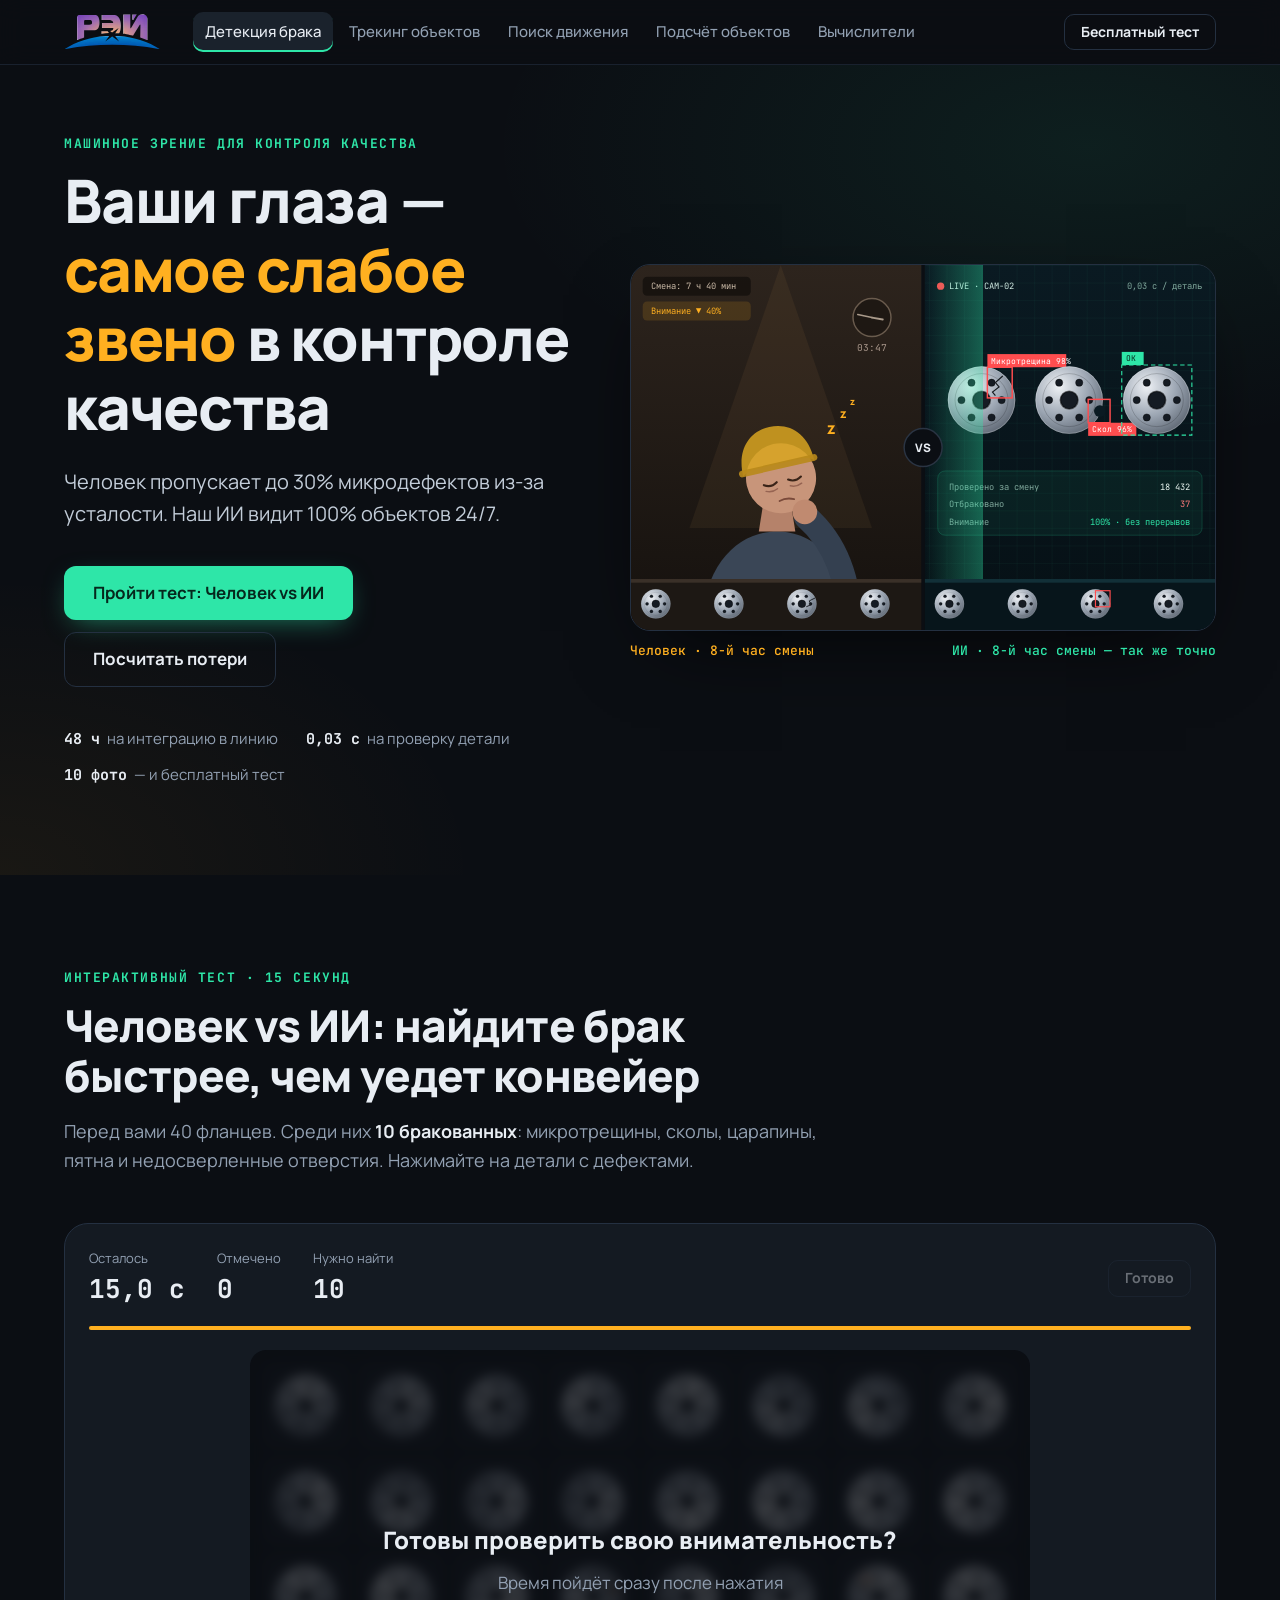
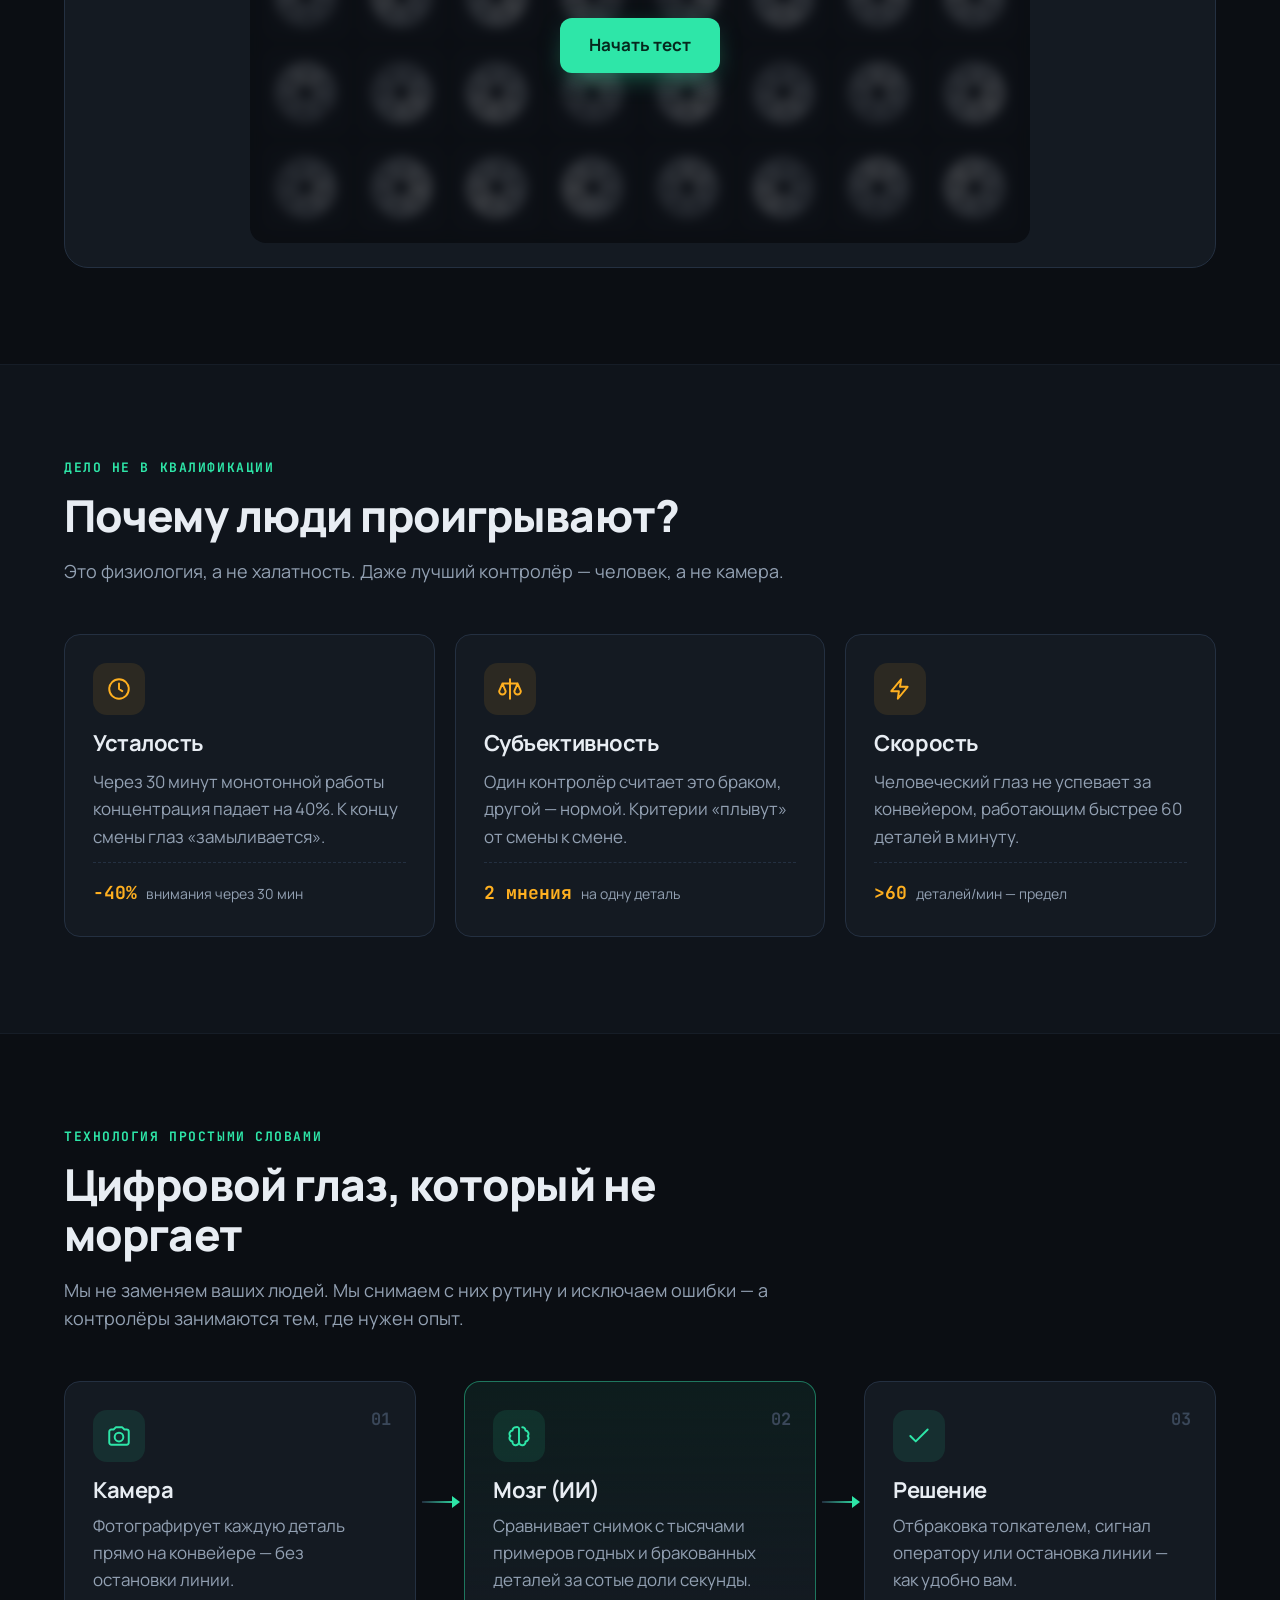
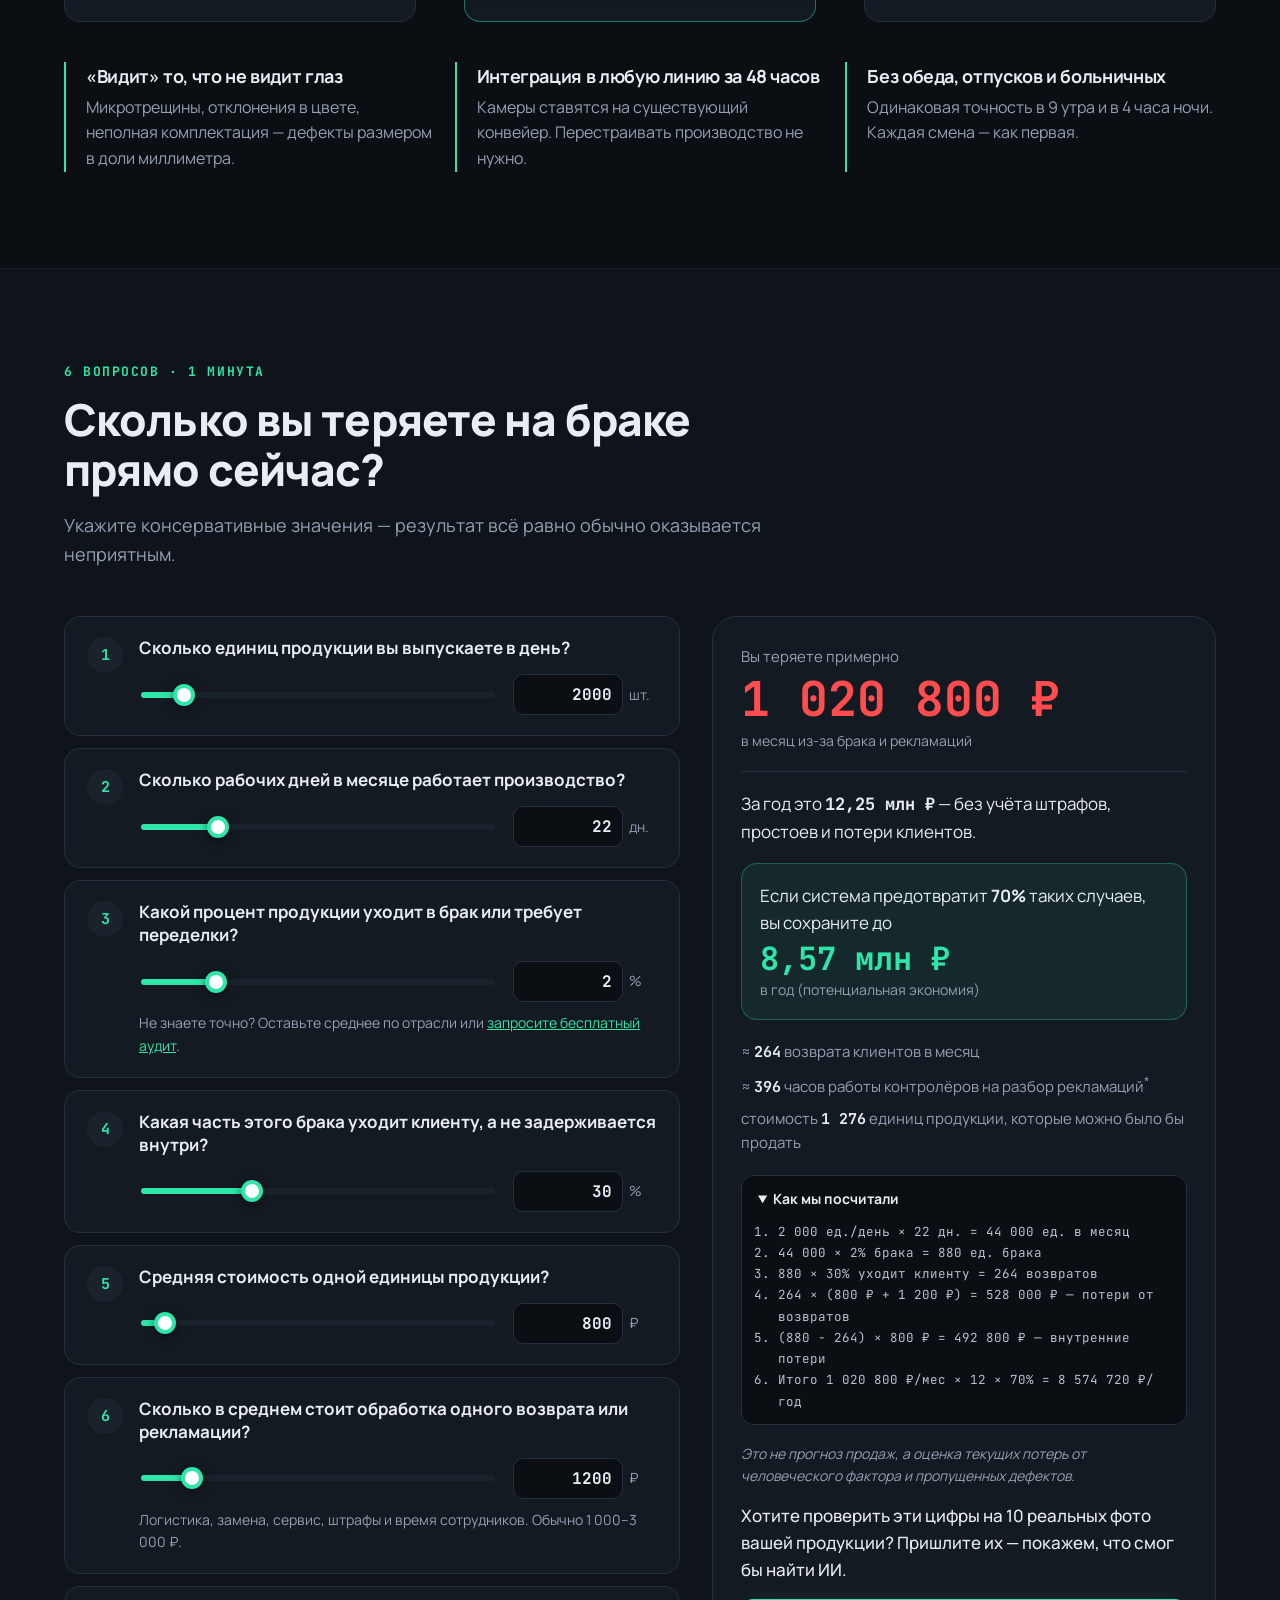
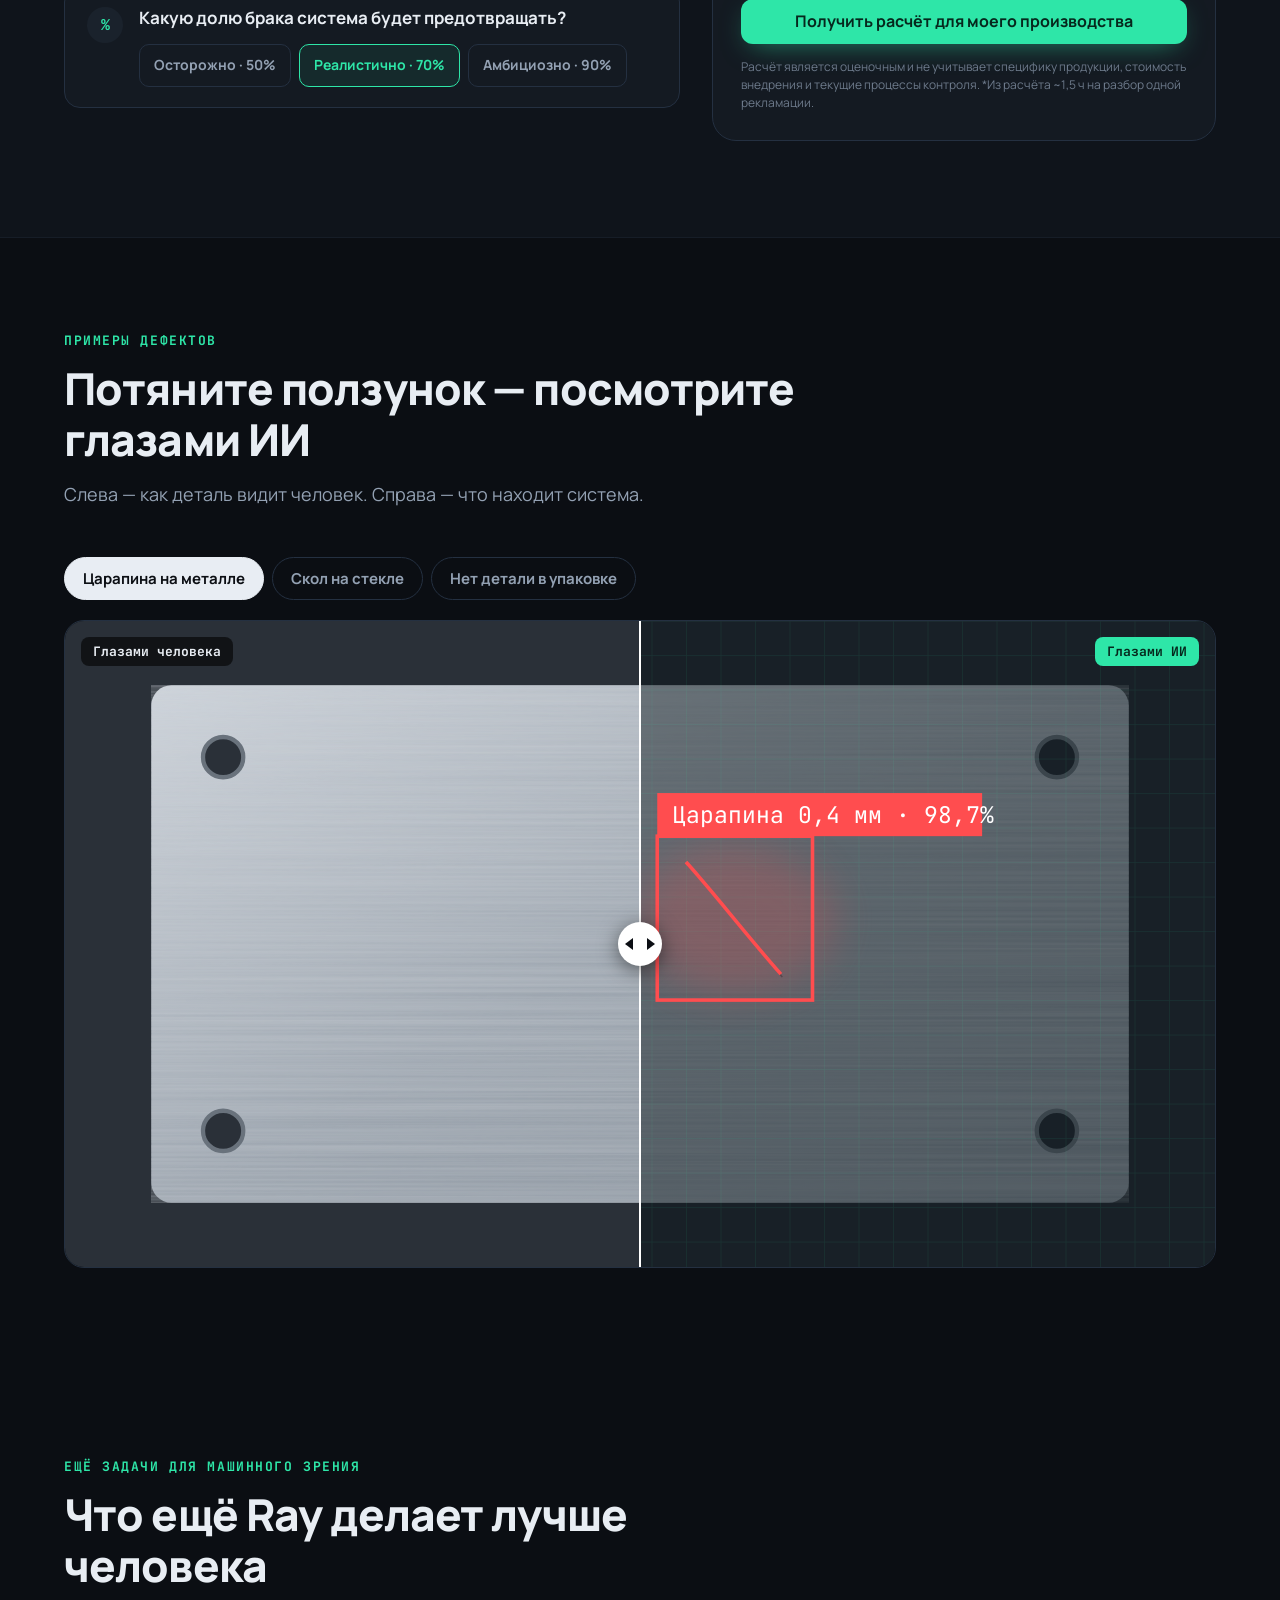
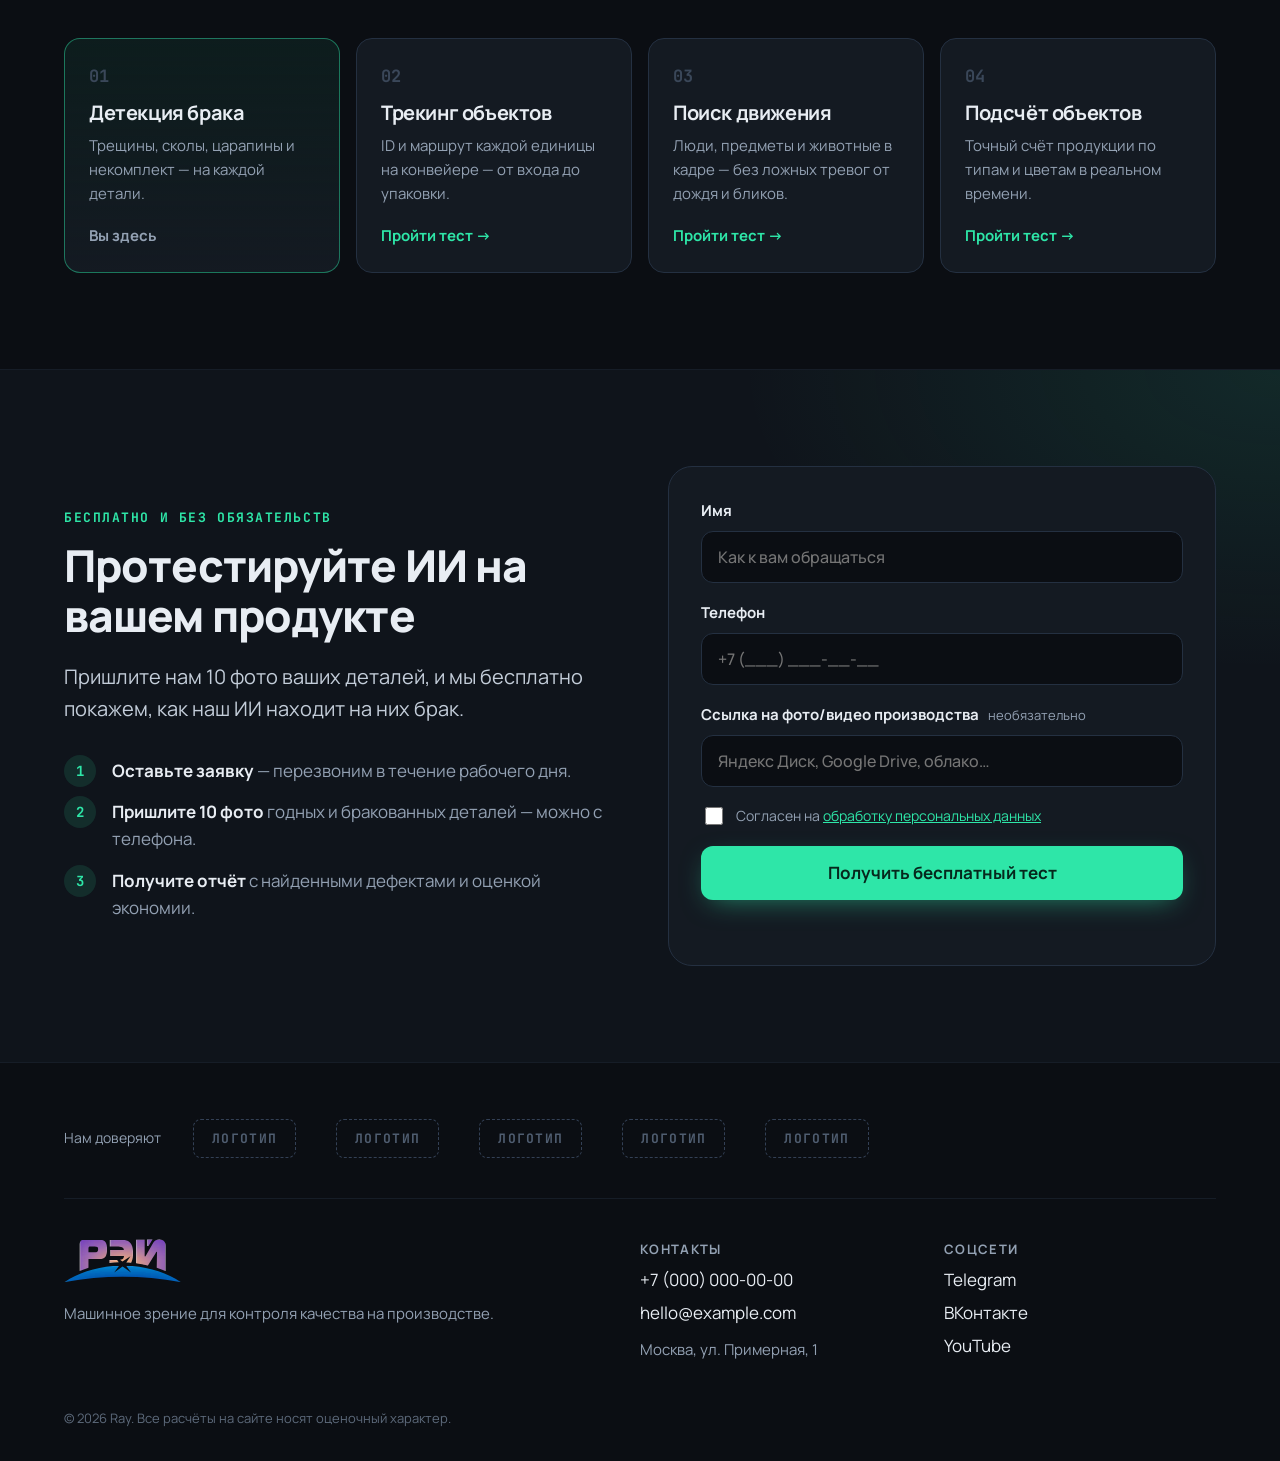
<file: index.html>
<!doctype html>
<html lang="ru">
<head>
  <meta charset="utf-8">
  <meta name="viewport" content="width=device-width, initial-scale=1">
  <title>Ray — машинное зрение для контроля качества</title>
  <meta name="description" content="Человек пропускает до 30% микродефектов из-за усталости. Цифровой глаз Ray проверяет 100% деталей 24/7. Пройдите тест «Человек vs ИИ» и посчитайте свои потери от брака.">
  <meta property="og:title" content="Ваши глаза — самое слабое звено в контроле качества">
  <meta property="og:description" content="Пройдите тест «Человек vs ИИ» и посчитайте, сколько вы теряете на пропущенном браке.">
  <meta property="og:type" content="website">
  <meta name="theme-color" content="#0b0e13">
  <link rel="icon" href="data:image/svg+xml,%3Csvg xmlns='http://www.w3.org/2000/svg' viewBox='0 0 32 32'%3E%3Crect width='32' height='32' rx='8' fill='%230b0e13'/%3E%3Cpath d='M4 16c3-6 7.5-9 12-9s9 3 12 9c-3 6-7.5 9-12 9s-9-3-12-9z' fill='none' stroke='%232ee6a8' stroke-width='2.4'/%3E%3Ccircle cx='16' cy='16' r='4.5' fill='%232ee6a8'/%3E%3C/svg%3E">
  <link rel="preconnect" href="https://fonts.googleapis.com">
  <link rel="preconnect" href="https://fonts.gstatic.com" crossorigin>
  <link href="https://fonts.googleapis.com/css2?family=JetBrains+Mono:wght@500;700&family=Manrope:wght@400;500;700;800&display=swap" rel="stylesheet">
  <link rel="stylesheet" href="styles.css">
</head>
<body>

<!-- Общие SVG-определения: металл, ржавчина, деталь-фланец -->
<svg width="0" height="0" style="position:absolute" aria-hidden="true">
  <defs>
    <radialGradient id="m0" cx="35%" cy="30%" r="80%"><stop offset="0" stop-color="#eef1f5"/><stop offset=".55" stop-color="#9ca6b3"/><stop offset="1" stop-color="#58616d"/></radialGradient>
    <radialGradient id="m1" cx="40%" cy="35%" r="80%"><stop offset="0" stop-color="#e3e7ec"/><stop offset=".5" stop-color="#939daa"/><stop offset="1" stop-color="#525a66"/></radialGradient>
    <radialGradient id="m2" cx="30%" cy="40%" r="85%"><stop offset="0" stop-color="#f4f6f8"/><stop offset=".6" stop-color="#a5aeba"/><stop offset="1" stop-color="#606a76"/></radialGradient>
    <radialGradient id="rust"><stop offset="0" stop-color="#b8692a" stop-opacity=".75"/><stop offset=".6" stop-color="#a4581f" stop-opacity=".35"/><stop offset="1" stop-color="#a4581f" stop-opacity="0"/></radialGradient>
    <symbol id="flange" viewBox="0 0 100 100">
      <circle cx="50" cy="50" r="42" fill="url(#m0)"/>
      <circle cx="50" cy="50" r="41.5" fill="none" stroke="rgba(255,255,255,.3)"/>
      <circle cx="50" cy="50" r="33" fill="none" stroke="rgba(0,0,0,.22)"/>
      <g fill="#151b23" stroke="rgba(0,0,0,.45)" stroke-width="1">
        <circle cx="75" cy="50" r="4.5"/><circle cx="62.5" cy="71.65" r="4.5"/><circle cx="37.5" cy="71.65" r="4.5"/>
        <circle cx="25" cy="50" r="4.5"/><circle cx="37.5" cy="28.35" r="4.5"/><circle cx="62.5" cy="28.35" r="4.5"/>
      </g>
      <circle cx="50" cy="50" r="11" fill="#151b23" stroke="rgba(0,0,0,.5)" stroke-width="2"/>
    </symbol>
  </defs>
</svg>

<header class="header" id="top">
  <div class="container header__inner">
    <a class="logo" href="index.html" aria-label="Ray — на главную">
      <img src="assets/ray_logo_rus.svg" alt="Ray" width="97" height="36">
    </a>
    <nav class="dirnav" aria-label="Направления">
      <a href="index.html" aria-current="page">Детекция брака</a>
      <a href="tracking.html">Трекинг объектов</a>
      <a href="motion.html">Поиск движения</a>
      <a href="counting.html">Подсчёт объектов</a>
      <a href="hardware.html">Вычислители</a>
    </nav>
    <a class="btn btn--sm btn--ghost header__cta" href="#form">Бесплатный тест</a>
  </div>
</header>

<main>

  <!-- 1. HERO -->
  <section class="hero">
    <div class="container hero__grid">
      <div class="hero__text">
        <p class="kicker">Машинное зрение для контроля качества</p>
        <h1>Ваши глаза — <em>самое слабое звено</em> в&nbsp;контроле качества</h1>
        <p class="lead">Человек пропускает до 30% микродефектов из‑за усталости. Наш ИИ видит 100% объектов 24/7.</p>
        <div class="hero__cta">
          <a class="btn btn--primary btn--lg" href="#test">Пройти тест: Человек vs ИИ</a>
          <a class="btn btn--ghost btn--lg" href="#calc">Посчитать потери</a>
        </div>
        <ul class="hero__facts">
          <li><b>48 ч</b> на интеграцию в линию</li>
          <li><b>0,03 с</b> на проверку детали</li>
          <li><b>10 фото</b> — и бесплатный тест</li>
        </ul>
      </div>

      <figure class="hero__visual" aria-label="Слева — уставший контролёр на 8-м часу смены, справа — интерфейс машинного зрения с подсвеченными дефектами">
        <svg viewBox="0 0 800 500" role="img" aria-hidden="true">
          <defs>
            <linearGradient id="warm" x1="0" y1="0" x2="0" y2="1"><stop offset="0" stop-color="#2d241d"/><stop offset="1" stop-color="#15110e"/></linearGradient>
            <linearGradient id="cold" x1="0" y1="0" x2="0" y2="1"><stop offset="0" stop-color="#0a1a22"/><stop offset="1" stop-color="#061015"/></linearGradient>
            <pattern id="grid" width="24" height="24" patternUnits="userSpaceOnUse"><path d="M24 0H0V24" fill="none" stroke="rgba(46,230,168,.09)"/></pattern>
            <linearGradient id="scan" x1="0" y1="0" x2="1" y2="0"><stop offset="0" stop-color="#2ee6a8" stop-opacity="0"/><stop offset="1" stop-color="#2ee6a8" stop-opacity=".35"/></linearGradient>
            <clipPath id="clipL"><rect width="398" height="500"/></clipPath>
            <clipPath id="clipR"><rect x="402" width="398" height="500"/></clipPath>
          </defs>

          <!-- Левая половина: человек -->
          <g clip-path="url(#clipL)">
            <rect width="398" height="500" fill="url(#warm)"/>
            <polygon points="205,0 80,360 330,360" fill="rgba(255,190,110,.06)"/>
            <g transform="translate(330 72)" opacity=".8">
              <circle r="26" fill="#1c1612" stroke="#7a6a5a" stroke-width="2"/>
              <line y2="-15" stroke="#c9b9a6" stroke-width="2.5" stroke-linecap="round" transform="rotate(100)"/>
              <line y2="-20" stroke="#c9b9a6" stroke-width="2" stroke-linecap="round" transform="rotate(282)"/>
            </g>
            <text x="330" y="118" text-anchor="middle" class="svg-mono" fill="#a8968a" font-size="13">03:47</text>
            <!-- оператор -->
            <path d="M95 500C100 405 150 365 200 365s100 40 105 135z" fill="#3a4656"/>
            <path d="M175 365h50l-6-38h-38z" fill="#b5826a"/>
            <g transform="rotate(-13 205 290)">
              <circle cx="205" cy="292" r="48" fill="#c8957a"/>
              <path d="M155 278c0-38 22-58 50-58s50 20 50 58c-8-6-14-6-20-6h-60c-6 0-12 0-20 6z" fill="#d9a520" opacity=".85"/>
              <rect x="150" y="270" width="110" height="9" rx="4.5" fill="#b8891a" opacity=".9"/>
              <path d="M180 296q9 6 18 0M214 296q9 6 18 0" fill="none" stroke="#3a2418" stroke-width="3" stroke-linecap="round"/>
              <path d="M181 305q8 4 16 0M215 305q8 4 16 0" fill="none" stroke="rgba(110,60,50,.55)" stroke-width="2" stroke-linecap="round"/>
              <path d="M196 322q10-3 20 2" fill="none" stroke="#7a4a3a" stroke-width="2.5" stroke-linecap="round"/>
            </g>
            <path d="M300 500C300 430 280 380 240 345" fill="none" stroke="#344050" stroke-width="34" stroke-linecap="round"/>
            <circle cx="238" cy="338" r="17" fill="#c08a70"/>
            <g class="zzz" fill="#ffb020" font-weight="800">
              <text x="268" y="232" font-size="22">z</text><text x="286" y="210" font-size="17">z</text><text x="300" y="192" font-size="13">z</text>
            </g>
            <!-- конвейер -->
            <rect y="430" width="398" height="70" fill="#1d1814"/>
            <rect y="430" width="398" height="5" fill="#3a3028"/>
            <g class="belt">
              <use href="#flange" x="10" y="440" width="48" height="48"/>
              <use href="#flange" x="110" y="440" width="48" height="48"/>
              <g><use href="#flange" x="210" y="440" width="48" height="48"/><path d="M252 456l-8 4 3 5-7 3" stroke="#1a1d22" stroke-width="1.3" fill="none"/></g>
              <use href="#flange" x="310" y="440" width="48" height="48"/>
              <use href="#flange" x="410" y="440" width="48" height="48"/>
              <use href="#flange" x="510" y="440" width="48" height="48"/>
            </g>
            <g class="svg-mono" font-size="12">
              <rect x="16" y="16" width="148" height="26" rx="6" fill="rgba(0,0,0,.45)"/>
              <text x="28" y="33" fill="#c9b9a6">Смена: 7 ч 40 мин</text>
              <rect x="16" y="50" width="148" height="26" rx="6" fill="rgba(255,176,32,.14)"/>
              <text x="28" y="67" fill="#ffb020">Внимание ▼ 40%</text>
            </g>
          </g>

          <!-- Правая половина: ИИ -->
          <g clip-path="url(#clipR)">
            <rect x="402" width="398" height="500" fill="url(#cold)"/>
            <rect x="402" width="398" height="500" fill="url(#grid)"/>
            <g class="svg-mono" font-size="12">
              <circle cx="424" cy="29" r="5" fill="#ff4d4f" class="blink"/>
              <text x="436" y="33" fill="#cfe9e1">LIVE · CAM‑02</text>
              <text x="782" y="33" fill="#7fa79b" text-anchor="end">0,03 с / деталь</text>
            </g>
            <!-- крупный план -->
            <use href="#flange" x="425" y="130" width="110" height="110"/>
            <path d="M509 152l-10 9 5 6-9 7 4 5" stroke="#161a1f" stroke-width="1.6" fill="none"/>
            <rect x="488" y="140" width="34" height="42" fill="none" stroke="#ff4d4f" stroke-width="2"/>
            <rect x="488" y="122" width="108" height="18" fill="#ff4d4f"/>
            <text x="493" y="135" class="svg-mono" font-size="11" fill="#fff">Микротрещина 98%</text>

            <use href="#flange" x="545" y="130" width="110" height="110"/>
            <circle cx="642" cy="200" r="8" fill="#0a1a22"/>
            <rect x="626" y="184" width="30" height="32" fill="none" stroke="#ff4d4f" stroke-width="2"/>
            <rect x="626" y="216" width="66" height="18" fill="#ff4d4f"/>
            <text x="631" y="229" class="svg-mono" font-size="11" fill="#fff">Скол 96%</text>

            <use href="#flange" x="665" y="130" width="110" height="110"/>
            <rect x="672" y="137" width="96" height="96" fill="none" stroke="#2ee6a8" stroke-width="1.5" stroke-dasharray="6 4"/>
            <rect x="672" y="119" width="30" height="18" fill="#2ee6a8"/>
            <text x="678" y="132" class="svg-mono" font-size="11" fill="#06281d">OK</text>

            <g class="svg-mono" font-size="12">
              <rect x="420" y="282" width="362" height="88" rx="10" fill="rgba(46,230,168,.06)" stroke="rgba(46,230,168,.25)"/>
              <text x="436" y="308" fill="#7fa79b">Проверено за смену</text><text x="766" y="308" fill="#e8f5f0" text-anchor="end">18 432</text>
              <text x="436" y="332" fill="#7fa79b">Отбраковано</text><text x="766" y="332" fill="#ff7a7b" text-anchor="end">37</text>
              <text x="436" y="356" fill="#7fa79b">Внимание</text><text x="766" y="356" fill="#2ee6a8" text-anchor="end">100% · без перерывов</text>
            </g>
            <rect x="402" y="430" width="398" height="70" fill="#07151b"/>
            <rect x="402" y="430" width="398" height="5" fill="#123038"/>
            <g class="belt">
              <use href="#flange" x="412" y="440" width="48" height="48"/>
              <use href="#flange" x="512" y="440" width="48" height="48"/>
              <g><use href="#flange" x="612" y="440" width="48" height="48"/><rect x="636" y="446" width="20" height="22" fill="none" stroke="#ff4d4f" stroke-width="1.6"/></g>
              <use href="#flange" x="712" y="440" width="48" height="48"/>
              <use href="#flange" x="812" y="440" width="48" height="48"/>
              <use href="#flange" x="912" y="440" width="48" height="48"/>
            </g>
            <rect class="scanbar" x="402" y="0" width="80" height="430" fill="url(#scan)"/>
          </g>

          <line x1="400" y1="0" x2="400" y2="500" stroke="#0b0e13" stroke-width="4"/>
          <circle cx="400" cy="250" r="26" fill="#0b0e13" stroke="#2a3443" stroke-width="2"/>
          <text x="400" y="256" text-anchor="middle" font-weight="800" font-size="16" fill="#e8edf3">VS</text>
        </svg>
        <figcaption class="hero__caption">
          <span>Человек · 8‑й час смены</span>
          <span>ИИ · 8‑й час смены — так же точно</span>
        </figcaption>
      </figure>
    </div>
  </section>

  <!-- 2. ЧЕЛЛЕНДЖ -->
  <section class="section" id="test">
    <div class="container">
      <header class="section__head">
        <p class="kicker">Интерактивный тест · 15 секунд</p>
        <h2>Человек vs ИИ: найдите брак быстрее, чем уедет конвейер</h2>
        <p class="section__sub">Перед вами 40 фланцев. Среди них <b>10 бракованных</b>: микротрещины, сколы, царапины, пятна и недосверленные отверстия. Нажимайте на детали с дефектами.</p>
      </header>

      <div class="game" id="game">
        <div class="game__bar">
          <div class="stat"><span class="stat__label">Осталось</span><span class="stat__value mono" id="g-timer">15,0 с</span></div>
          <div class="stat"><span class="stat__label">Отмечено</span><span class="stat__value mono" id="g-marked">0</span></div>
          <div class="stat"><span class="stat__label">Нужно найти</span><span class="stat__value mono">10</span></div>
          <button class="btn btn--sm btn--ghost game__done" id="g-done" type="button" disabled>Готово</button>
        </div>
        <div class="game__progress"><span id="g-progress"></span></div>

        <div class="board-wrap">
          <div class="board" id="board" aria-label="Поле с деталями"></div>
          <div class="scanline" id="scanline" aria-hidden="true"></div>
          <div class="board__start" id="g-start">
            <p class="board__start-title">Готовы проверить свою внимательность?</p>
            <p class="board__start-sub">Время пойдёт сразу после нажатия</p>
            <button class="btn btn--primary btn--lg" id="g-start-btn" type="button">Начать тест</button>
          </div>
        </div>

        <div class="result" id="g-result" hidden aria-live="polite">
          <div class="result__score">
            <div class="score score--human"><span>Ваш результат</span><b class="mono" id="r-human">6/10</b></div>
            <div class="score score--ai"><span>Результат ИИ</span><b class="mono">10/10</b></div>
          </div>
          <p class="result__copy" id="r-copy"></p>
          <p class="result__extra" id="r-extra"></p>
          <ul class="legend">
            <li><i class="dot dot--hit"></i>Вы нашли</li>
            <li><i class="dot dot--miss"></i>Вы пропустили — нашёл ИИ</li>
            <li><i class="dot dot--false"></i>Ложная тревога</li>
          </ul>
          <div class="result__cta">
            <a class="btn btn--primary" href="#calc">Посчитать, сколько это стоит</a>
            <button class="btn btn--ghost" id="g-again" type="button">Пройти ещё раз</button>
          </div>
        </div>
      </div>
    </div>
  </section>

  <!-- 3. БОЛИ -->
  <section class="section section--alt" id="why">
    <div class="container">
      <header class="section__head">
        <p class="kicker">Дело не в квалификации</p>
        <h2>Почему люди проигрывают?</h2>
        <p class="section__sub">Это физиология, а не халатность. Даже лучший контролёр — человек, а не камера.</p>
      </header>
      <div class="cards3">
        <article class="pain">
          <div class="pain__icon"><svg viewBox="0 0 24 24" aria-hidden="true"><path d="M12 7v5l3 2"/><circle cx="12" cy="12" r="9"/></svg></div>
          <h3>Усталость</h3>
          <p>Через 30 минут монотонной работы концентрация падает на&nbsp;40%. К концу смены глаз «замыливается».</p>
          <div class="pain__metric"><span class="mono">−40%</span> внимания через 30 мин</div>
        </article>
        <article class="pain">
          <div class="pain__icon"><svg viewBox="0 0 24 24" aria-hidden="true"><path d="M12 3v18M5 7h14M5 7l-3 7a3 3 0 0 0 6 0zM19 7l-3 7a3 3 0 0 0 6 0z"/></svg></div>
          <h3>Субъективность</h3>
          <p>Один контролёр считает это браком, другой — нормой. Критерии «плывут» от смены к смене.</p>
          <div class="pain__metric"><span class="mono">2 мнения</span> на одну деталь</div>
        </article>
        <article class="pain">
          <div class="pain__icon"><svg viewBox="0 0 24 24" aria-hidden="true"><path d="M13 3L4 14h7l-1 7 9-11h-7z"/></svg></div>
          <h3>Скорость</h3>
          <p>Человеческий глаз не успевает за конвейером, работающим быстрее 60 деталей в минуту.</p>
          <div class="pain__metric"><span class="mono">&gt;60</span> деталей/мин — предел</div>
        </article>
      </div>
    </div>
  </section>

  <!-- 4. КАК РАБОТАЕТ -->
  <section class="section" id="how">
    <div class="container">
      <header class="section__head">
        <p class="kicker">Технология простыми словами</p>
        <h2>Цифровой глаз, который не моргает</h2>
        <p class="section__sub">Мы не заменяем ваших людей. Мы снимаем с них рутину и исключаем ошибки — а контролёры занимаются тем, где нужен опыт.</p>
      </header>

      <ol class="flow">
        <li class="flow__step">
          <div class="flow__icon"><svg viewBox="0 0 24 24" aria-hidden="true"><path d="M3 8a2 2 0 0 1 2-2h2l2-2h6l2 2h2a2 2 0 0 1 2 2v10a2 2 0 0 1-2 2H5a2 2 0 0 1-2-2z"/><circle cx="12" cy="13" r="4"/></svg></div>
          <span class="flow__n mono">01</span>
          <h3>Камера</h3>
          <p>Фотографирует каждую деталь прямо на конвейере — без остановки линии.</p>
        </li>
        <li class="flow__arrow" aria-hidden="true"></li>
        <li class="flow__step flow__step--ai">
          <div class="flow__icon"><svg viewBox="0 0 24 24" aria-hidden="true"><path d="M9 4a3 3 0 0 0-3 3 3 3 0 0 0-2 5 3 3 0 0 0 2 5 3 3 0 0 0 6 1V5a2 2 0 0 0-3-1zM15 4a3 3 0 0 1 3 3 3 3 0 0 1 2 5 3 3 0 0 1-2 5 3 3 0 0 1-6 1"/></svg></div>
          <span class="flow__n mono">02</span>
          <h3>Мозг (ИИ)</h3>
          <p>Сравнивает снимок с тысячами примеров годных и бракованных деталей за сотые доли секунды.</p>
        </li>
        <li class="flow__arrow" aria-hidden="true"></li>
        <li class="flow__step">
          <div class="flow__icon"><svg viewBox="0 0 24 24" aria-hidden="true"><path d="M20 6L9 17l-5-5"/></svg></div>
          <span class="flow__n mono">03</span>
          <h3>Решение</h3>
          <p>Отбраковка толкателем, сигнал оператору или остановка линии — как удобно вам.</p>
        </li>
      </ol>

      <ul class="benefits">
        <li>
          <h3>«Видит» то, что не видит глаз</h3>
          <p>Микротрещины, отклонения в цвете, неполная комплектация — дефекты размером в доли миллиметра.</p>
        </li>
        <li>
          <h3>Интеграция в любую линию за 48 часов</h3>
          <p>Камеры ставятся на существующий конвейер. Перестраивать производство не нужно.</p>
        </li>
        <li>
          <h3>Без обеда, отпусков и больничных</h3>
          <p>Одинаковая точность в 9 утра и в 4 часа ночи. Каждая смена — как первая.</p>
        </li>
      </ul>
    </div>
  </section>

  <!-- 5. КАЛЬКУЛЯТОР -->
  <section class="section section--alt" id="calc">
    <div class="container">
      <header class="section__head">
        <p class="kicker">6 вопросов · 1 минута</p>
        <h2>Сколько вы теряете на браке прямо сейчас?</h2>
        <p class="section__sub">Укажите консервативные значения — результат всё равно обычно оказывается неприятным.</p>
      </header>

      <div class="calc">
        <form class="calc__questions" id="calc-form" onsubmit="return false">
          <div class="q">
            <span class="q__n mono">1</span>
            <div class="q__body">
              <label class="q__title" for="n-units">Сколько единиц продукции вы выпускаете в день?</label>
              <div class="q__ctrl" data-field="units">
                <input type="range" min="100" max="20000" step="100" value="2000" aria-label="Выпуск в день, ползунок">
                <div class="num"><input id="n-units" type="number" min="1" step="1" value="2000" inputmode="numeric"><span>шт.</span></div>
              </div>
            </div>
          </div>
          <div class="q">
            <span class="q__n mono">2</span>
            <div class="q__body">
              <label class="q__title" for="n-days">Сколько рабочих дней в месяце работает производство?</label>
              <div class="q__ctrl" data-field="days">
                <input type="range" min="20" max="30" step="1" value="22" aria-label="Рабочие дни, ползунок">
                <div class="num"><input id="n-days" type="number" min="1" max="31" step="1" value="22" inputmode="numeric"><span>дн.</span></div>
              </div>
            </div>
          </div>
          <div class="q">
            <span class="q__n mono">3</span>
            <div class="q__body">
              <label class="q__title" for="n-defect">Какой процент продукции уходит в брак или требует переделки?</label>
              <div class="q__ctrl" data-field="defect">
                <input type="range" min="0.1" max="10" step="0.1" value="2" aria-label="Процент брака, ползунок">
                <div class="num"><input id="n-defect" type="number" min="0" max="100" step="0.1" value="2" inputmode="decimal"><span>%</span></div>
              </div>
              <p class="q__hint">Не знаете точно? Оставьте среднее по отрасли или <a href="#form">запросите бесплатный аудит</a>.</p>
            </div>
          </div>
          <div class="q">
            <span class="q__n mono">4</span>
            <div class="q__body">
              <label class="q__title" for="n-share">Какая часть этого брака уходит клиенту, а не задерживается внутри?</label>
              <div class="q__ctrl" data-field="share">
                <input type="range" min="0" max="100" step="5" value="30" aria-label="Доля брака у клиента, ползунок">
                <div class="num"><input id="n-share" type="number" min="0" max="100" step="1" value="30" inputmode="numeric"><span>%</span></div>
              </div>
            </div>
          </div>
          <div class="q">
            <span class="q__n mono">5</span>
            <div class="q__body">
              <label class="q__title" for="n-price">Средняя стоимость одной единицы продукции?</label>
              <div class="q__ctrl" data-field="price">
                <input type="range" min="10" max="20000" step="10" value="800" aria-label="Стоимость единицы, ползунок">
                <div class="num"><input id="n-price" type="number" min="0" step="1" value="800" inputmode="numeric"><span>₽</span></div>
              </div>
            </div>
          </div>
          <div class="q">
            <span class="q__n mono">6</span>
            <div class="q__body">
              <label class="q__title" for="n-ret">Сколько в среднем стоит обработка одного возврата или рекламации?</label>
              <div class="q__ctrl" data-field="ret">
                <input type="range" min="0" max="10000" step="100" value="1200" aria-label="Стоимость возврата, ползунок">
                <div class="num"><input id="n-ret" type="number" min="0" step="1" value="1200" inputmode="numeric"><span>₽</span></div>
              </div>
              <p class="q__hint">Логистика, замена, сервис, штрафы и время сотрудников. Обычно 1 000–3 000 ₽.</p>
            </div>
          </div>
          <div class="q q--scenario">
            <span class="q__n mono">%</span>
            <div class="q__body">
              <span class="q__title" id="sc-label">Какую долю брака система будет предотвращать?</span>
              <div class="seg" role="radiogroup" aria-labelledby="sc-label">
                <label><input type="radio" name="sc" value="50"><span>Осторожно · 50%</span></label>
                <label><input type="radio" name="sc" value="70" checked><span>Реалистично · 70%</span></label>
                <label><input type="radio" name="sc" value="90"><span>Амбициозно · 90%</span></label>
              </div>
            </div>
          </div>
        </form>

        <aside class="calc__result" aria-live="polite">
          <p class="res__label">Вы теряете примерно</p>
          <p class="res__big mono" id="c-month">—</p>
          <p class="res__note">в месяц из‑за брака и рекламаций</p>

          <div class="res__row">
            <p>За год это <b class="mono" id="c-year">—</b> — без учёта штрафов, простоев и потери клиентов.</p>
          </div>
          <div class="res__save">
            <p>Если система предотвратит <b id="c-pct">70%</b> таких случаев, вы сохраните до</p>
            <p class="res__save-val mono" id="c-save">—</p>
            <p class="res__note">в год (потенциальная экономия)</p>
          </div>

          <ul class="res__human">
            <li>≈ <b class="mono" id="c-returns">—</b> <span id="c-returns-w">возвратов</span> клиентов в месяц</li>
            <li>≈ <b class="mono" id="c-hours">—</b> <span id="c-hours-w">часов</span> работы контролёров на разбор рекламаций<sup>*</sup></li>
            <li>стоимость <b class="mono" id="c-units">—</b> <span id="c-units-w">единиц</span> продукции, которые можно было бы продать</li>
          </ul>

          <details class="res__formula" open>
            <summary>Как мы посчитали</summary>
            <ol id="c-formula" class="mono"></ol>
          </details>

          <p class="res__honest">Это не прогноз продаж, а оценка текущих потерь от человеческого фактора и пропущенных дефектов.</p>
          <p class="res__next">Хотите проверить эти цифры на 10 реальных фото вашей продукции? Пришлите их — покажем, что смог бы найти ИИ.</p>
          <a class="btn btn--primary btn--block" href="#form" id="c-cta">Получить расчёт для моего производства</a>
          <p class="disclaimer">Расчёт является оценочным и не учитывает специфику продукции, стоимость внедрения и текущие процессы контроля. *Из расчёта ~1,5 ч на разбор одной рекламации.</p>
        </aside>
      </div>
    </div>
  </section>

  <!-- 6. КЕЙСЫ -->
  <section class="section" id="cases">
    <div class="container">
      <header class="section__head">
        <p class="kicker">Примеры дефектов</p>
        <h2>Потяните ползунок — посмотрите глазами ИИ</h2>
        <p class="section__sub">Слева — как деталь видит человек. Справа — что находит система.</p>
      </header>

      <div class="tabs" role="tablist" aria-label="Примеры">
        <button role="tab" aria-selected="true" data-case="metal">Царапина на металле</button>
        <button role="tab" aria-selected="false" data-case="glass">Скол на стекле</button>
        <button role="tab" aria-selected="false" data-case="pack">Нет детали в упаковке</button>
      </div>

      <div class="ba" id="ba">
        <!-- Металл -->
        <div class="ba__case" data-case="metal">
          <svg class="ba__img" viewBox="0 0 800 450" aria-label="Шлифованная металлическая пластина">
            <defs>
              <filter id="brushed" x="0" y="0" width="100%" height="100%">
                <feTurbulence type="fractalNoise" baseFrequency="0.002 0.55" numOctaves="2" seed="4"/>
                <feColorMatrix type="matrix" values="0 0 0 0 .6  0 0 0 0 .63  0 0 0 0 .67  0 0 0 .55 0"/>
              </filter>
              <linearGradient id="steel" x1="0" y1="0" x2="1" y2="1"><stop offset="0" stop-color="#cfd5dc"/><stop offset=".5" stop-color="#9aa3ad"/><stop offset="1" stop-color="#7d8792"/></linearGradient>
            </defs>
            <rect width="800" height="450" fill="#2a3038"/>
            <rect x="60" y="45" width="680" height="360" rx="14" fill="url(#steel)"/>
            <rect x="60" y="45" width="680" height="360" rx="14" filter="url(#brushed)" opacity=".9"/>
            <circle cx="110" cy="95" r="14" fill="#2a3038" stroke="#69727c" stroke-width="3"/>
            <circle cx="690" cy="95" r="14" fill="#2a3038" stroke="#69727c" stroke-width="3"/>
            <circle cx="110" cy="355" r="14" fill="#2a3038" stroke="#69727c" stroke-width="3"/>
            <circle cx="690" cy="355" r="14" fill="#2a3038" stroke="#69727c" stroke-width="3"/>
            <path d="M432 168 C452 190 470 214 498 246" stroke="rgba(255,255,255,.55)" stroke-width="1.2" fill="none"/>
            <path d="M433 170 C453 192 471 216 499 248" stroke="rgba(40,46,54,.45)" stroke-width="1" fill="none"/>
          </svg>
          <div class="ba__ai">
            <svg viewBox="0 0 800 450" aria-hidden="true">
              <rect width="800" height="450" fill="rgba(4,14,18,.45)"/>
              <rect width="800" height="450" fill="url(#grid)"/>
              <ellipse cx="466" cy="208" rx="70" ry="52" fill="#ff4d4f" opacity=".22" style="filter:blur(14px)"/>
              <path d="M432 168 C452 190 470 214 498 246" stroke="#ff4d4f" stroke-width="2.5" fill="none"/>
              <rect x="412" y="150" width="108" height="114" fill="none" stroke="#ff4d4f" stroke-width="2.5"/>
              <rect x="412" y="120" width="226" height="30" fill="#ff4d4f"/>
              <text x="422" y="141" class="svg-mono" font-size="16" fill="#fff">Царапина 0,4 мм · 98,7%</text>
            </svg>
          </div>
        </div>
        <!-- Стекло -->
        <div class="ba__case" data-case="glass" hidden>
          <svg class="ba__img" viewBox="0 0 800 450" aria-label="Стеклянная панель">
            <defs>
              <linearGradient id="glassBg" x1="0" y1="0" x2="0" y2="1"><stop offset="0" stop-color="#1b2a33"/><stop offset="1" stop-color="#0d151b"/></linearGradient>
              <linearGradient id="glass" x1="0" y1="0" x2="1" y2="1"><stop offset="0" stop-color="#bfe3ee" stop-opacity=".35"/><stop offset=".5" stop-color="#7fb7c9" stop-opacity=".18"/><stop offset="1" stop-color="#bfe3ee" stop-opacity=".3"/></linearGradient>
            </defs>
            <rect width="800" height="450" fill="url(#glassBg)"/>
            <path d="M120 70H680a20 20 0 0 1 20 20V360a20 20 0 0 1-20 20H120a20 20 0 0 1-20-20V90a20 20 0 0 1 20-20z" fill="url(#glass)" stroke="rgba(220,245,255,.55)" stroke-width="2"/>
            <path d="M160 100l170 0-110 250h-60z" fill="rgba(255,255,255,.06)"/>
            <path d="M560 100l60 0-80 250h-30z" fill="rgba(255,255,255,.05)"/>
            <path d="M700 205l-9 4-4 9 5 8-5 6 13 4z" fill="#0f1a20" stroke="rgba(230,250,255,.7)" stroke-width="1"/>
            <path d="M690 212l-14 -6M688 222l-12 4" stroke="rgba(230,250,255,.35)" stroke-width=".8"/>
          </svg>
          <div class="ba__ai">
            <svg viewBox="0 0 800 450" aria-hidden="true">
              <rect width="800" height="450" fill="rgba(4,14,18,.45)"/>
              <rect width="800" height="450" fill="url(#grid)"/>
              <ellipse cx="692" cy="218" rx="40" ry="38" fill="#ff4d4f" opacity=".28" style="filter:blur(10px)"/>
              <rect x="664" y="190" width="54" height="56" fill="none" stroke="#ff4d4f" stroke-width="2.5"/>
              <rect x="448" y="246" width="270" height="30" fill="#ff4d4f"/>
              <text x="458" y="267" class="svg-mono" font-size="16" fill="#fff">Скол кромки 1,2 мм · 96,4%</text>
            </svg>
          </div>
        </div>
        <!-- Упаковка -->
        <div class="ba__case" data-case="pack" hidden>
          <svg class="ba__img" viewBox="0 0 800 450" aria-label="Блистерная упаковка с деталями">
            <defs>
              <radialGradient id="cell" cx="40%" cy="35%" r="70%"><stop offset="0" stop-color="#ffffff" stop-opacity=".55"/><stop offset="1" stop-color="#cfd8e0" stop-opacity=".15"/></radialGradient>
              <linearGradient id="nut" x1="0" y1="0" x2="1" y2="1"><stop offset="0" stop-color="#f2c04c"/><stop offset="1" stop-color="#a87a14"/></linearGradient>
            </defs>
            <rect width="800" height="450" fill="#232a33"/>
            <rect x="110" y="55" width="580" height="340" rx="18" fill="#dfe5ea"/>
            <g id="pack-cells"></g>
          </svg>
          <div class="ba__ai">
            <svg viewBox="0 0 800 450" aria-hidden="true">
              <rect width="800" height="450" fill="rgba(4,14,18,.45)"/>
              <rect width="800" height="450" fill="url(#grid)"/>
              <g id="pack-boxes"></g>
            </svg>
          </div>
        </div>

        <div class="ba__handle" aria-hidden="true"><span></span></div>
        <span class="ba__tag ba__tag--l">Глазами человека</span>
        <span class="ba__tag ba__tag--r">Глазами ИИ</span>
        <input class="ba__range" type="range" min="0" max="100" value="50" aria-label="Сравнение: сдвиньте, чтобы увидеть результат ИИ">
      </div>
    </div>
  </section>

  <!-- Другие направления -->
  <section class="section" id="directions">
    <div class="container">
      <header class="section__head">
        <p class="kicker">Ещё задачи для машинного зрения</p>
        <h2>Что ещё Ray делает лучше человека</h2>
      </header>
      <div class="dirs">
        <a class="dir is-current" href="index.html">
          <span class="dir__n mono">01</span><h3>Детекция брака</h3>
          <p>Трещины, сколы, царапины и некомплект — на каждой детали.</p><span class="dir__go">Вы здесь</span>
        </a>
        <a class="dir" href="tracking.html">
          <span class="dir__n mono">02</span><h3>Трекинг объектов</h3>
          <p>ID и маршрут каждой единицы на конвейере — от входа до упаковки.</p><span class="dir__go">Пройти тест →</span>
        </a>
        <a class="dir" href="motion.html">
          <span class="dir__n mono">03</span><h3>Поиск движения</h3>
          <p>Люди, предметы и животные в кадре — без ложных тревог от дождя и бликов.</p><span class="dir__go">Пройти тест →</span>
        </a>
        <a class="dir" href="counting.html">
          <span class="dir__n mono">04</span><h3>Подсчёт объектов</h3>
          <p>Точный счёт продукции по типам и цветам в реальном времени.</p><span class="dir__go">Пройти тест →</span>
        </a>
      </div>
    </div>
  </section>

  <!-- 7. ФОРМА -->
  <section class="section section--cta" id="form">
    <div class="container form-grid">
      <div class="form-copy">
        <p class="kicker">Бесплатно и без обязательств</p>
        <h2>Протестируйте ИИ на вашем продукте</h2>
        <p class="lead">Пришлите нам 10 фото ваших деталей, и мы бесплатно покажем, как наш ИИ находит на них брак.</p>
        <ol class="steps">
          <li><b>Оставьте заявку</b> — перезвоним в течение рабочего дня.</li>
          <li><b>Пришлите 10 фото</b> годных и бракованных деталей — можно с телефона.</li>
          <li><b>Получите отчёт</b> с найденными дефектами и оценкой экономии.</li>
        </ol>
      </div>
      <form class="lead-form" id="lead-form" novalidate>
        <div class="field">
          <label for="f-name">Имя</label>
          <input id="f-name" name="name" type="text" autocomplete="name" required placeholder="Как к вам обращаться">
        </div>
        <div class="field">
          <label for="f-phone">Телефон</label>
          <input id="f-phone" name="phone" type="tel" autocomplete="tel" required placeholder="+7 (___) ___-__-__" inputmode="tel">
        </div>
        <div class="field">
          <label for="f-link">Ссылка на фото/видео производства <span class="opt">необязательно</span></label>
          <input id="f-link" name="link" type="url" placeholder="Яндекс Диск, Google Drive, облако…">
        </div>
        <input type="hidden" name="direction" value="Детекция брака">
        <input type="hidden" name="calc" id="f-calc">
        <p class="calc-attached" id="f-calc-note" hidden></p>
        <label class="check">
          <input type="checkbox" name="consent" required>
          <span>Согласен на <a href="#" target="_blank" rel="noopener">обработку персональных данных</a></span>
        </label>
        <button class="btn btn--primary btn--lg btn--block" type="submit">Получить бесплатный тест</button>
        <p class="form-msg" id="f-msg" role="status"></p>
      </form>
    </div>
  </section>
</main>

<!-- 8. ФУТЕР -->
<footer class="footer">
  <div class="container">
    <div class="partners" aria-label="Партнёры и клиенты">
      <p>Нам доверяют</p>
      <ul>
        <li><span class="plogo">ЛОГОТИП</span></li>
        <li><span class="plogo">ЛОГОТИП</span></li>
        <li><span class="plogo">ЛОГОТИП</span></li>
        <li><span class="plogo">ЛОГОТИП</span></li>
        <li><span class="plogo">ЛОГОТИП</span></li>
      </ul>
    </div>
    <div class="footer__grid">
      <div>
        <a class="logo logo--footer" href="#top"><img src="assets/ray_logo_rus.svg" alt="Ray" width="118" height="44"></a>
        <p class="footer__muted">Машинное зрение для контроля качества на производстве.</p>
      </div>
      <div>
        <p class="footer__h">Контакты</p>
        <p><a href="tel:+70000000000">+7 (000) 000‑00‑00</a></p>
        <p><a href="mailto:hello@example.com">hello@example.com</a></p>
        <p class="footer__muted">Москва, ул. Примерная, 1</p>
      </div>
      <div>
        <p class="footer__h">Соцсети</p>
        <ul class="socials">
          <li><a href="#" aria-label="Telegram">Telegram</a></li>
          <li><a href="#" aria-label="ВКонтакте">ВКонтакте</a></li>
          <li><a href="#" aria-label="YouTube">YouTube</a></li>
        </ul>
      </div>
    </div>
    <p class="footer__copy">© <span id="year">2026</span> Ray. Все расчёты на сайте носят оценочный характер.</p>
  </div>
</footer>

<script src="common.js" defer></script>
<script src="defects.js" defer></script>
</body>
</html>
</file>
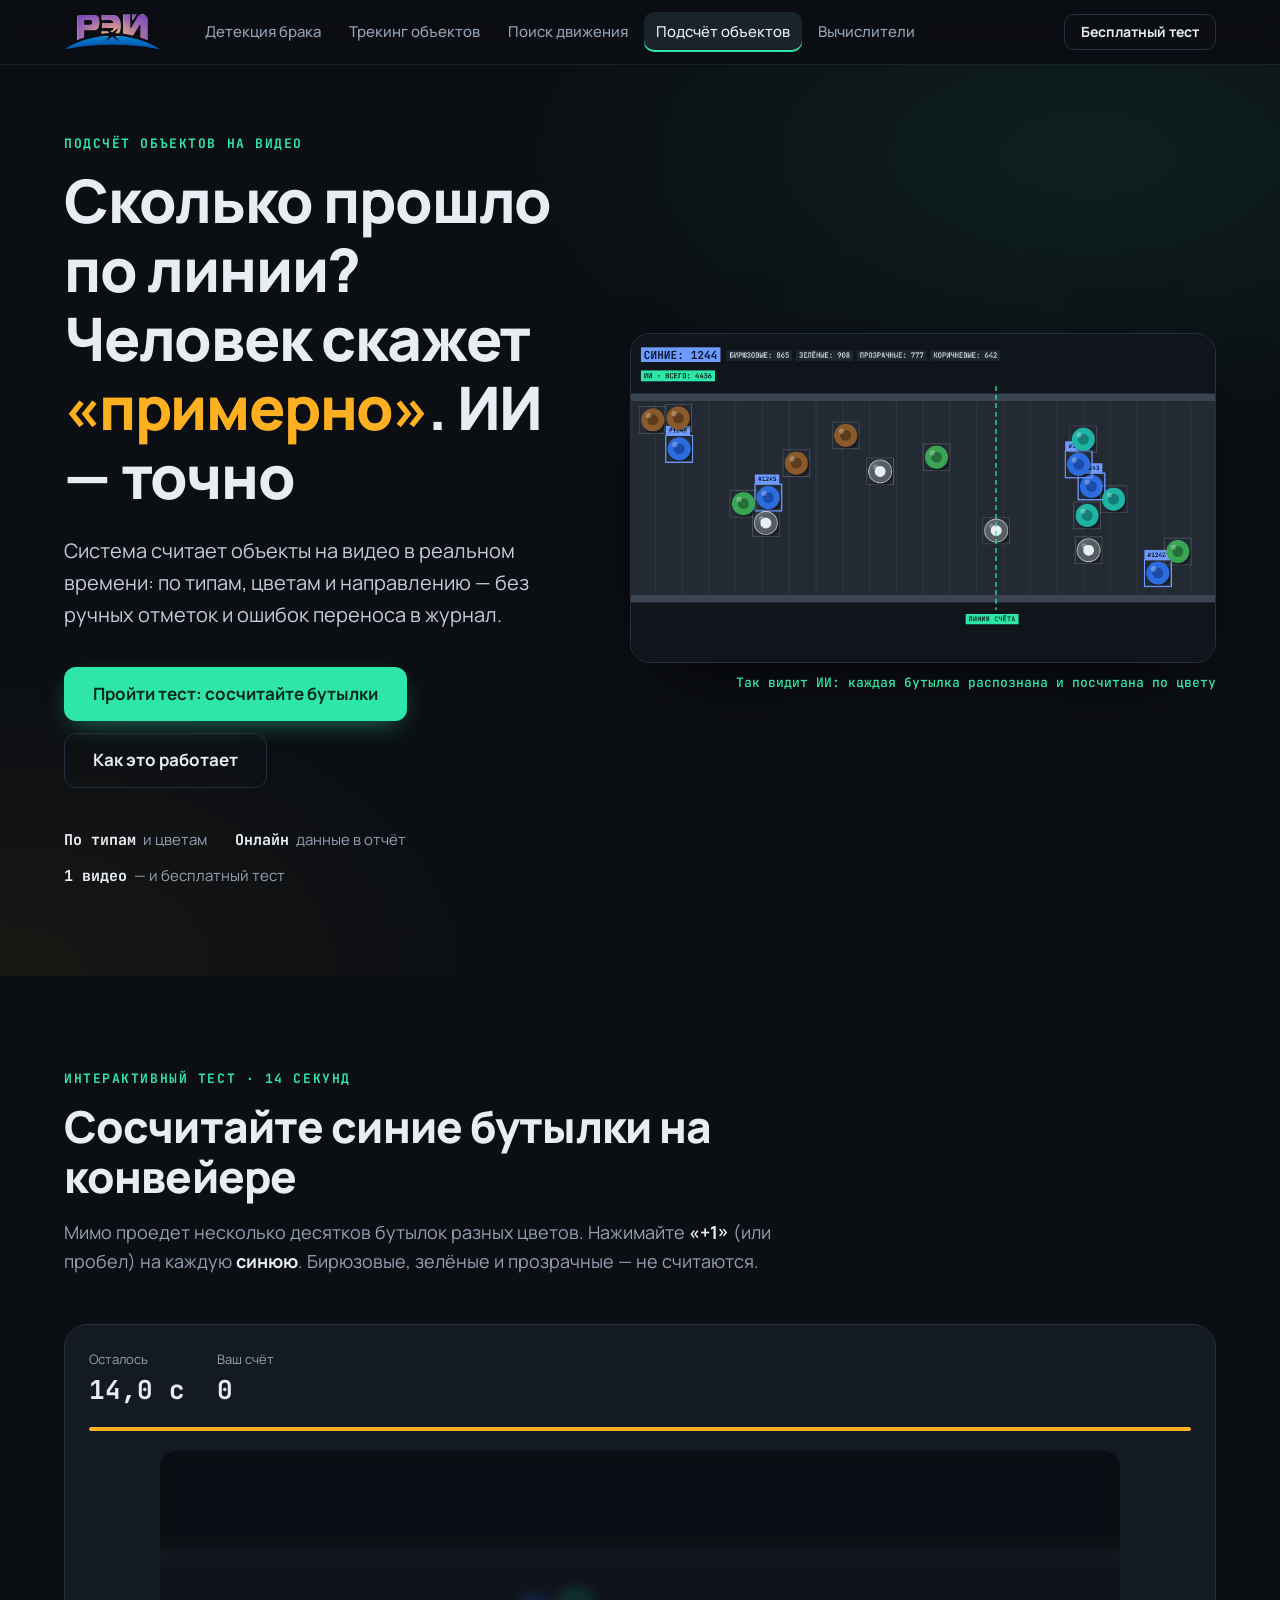
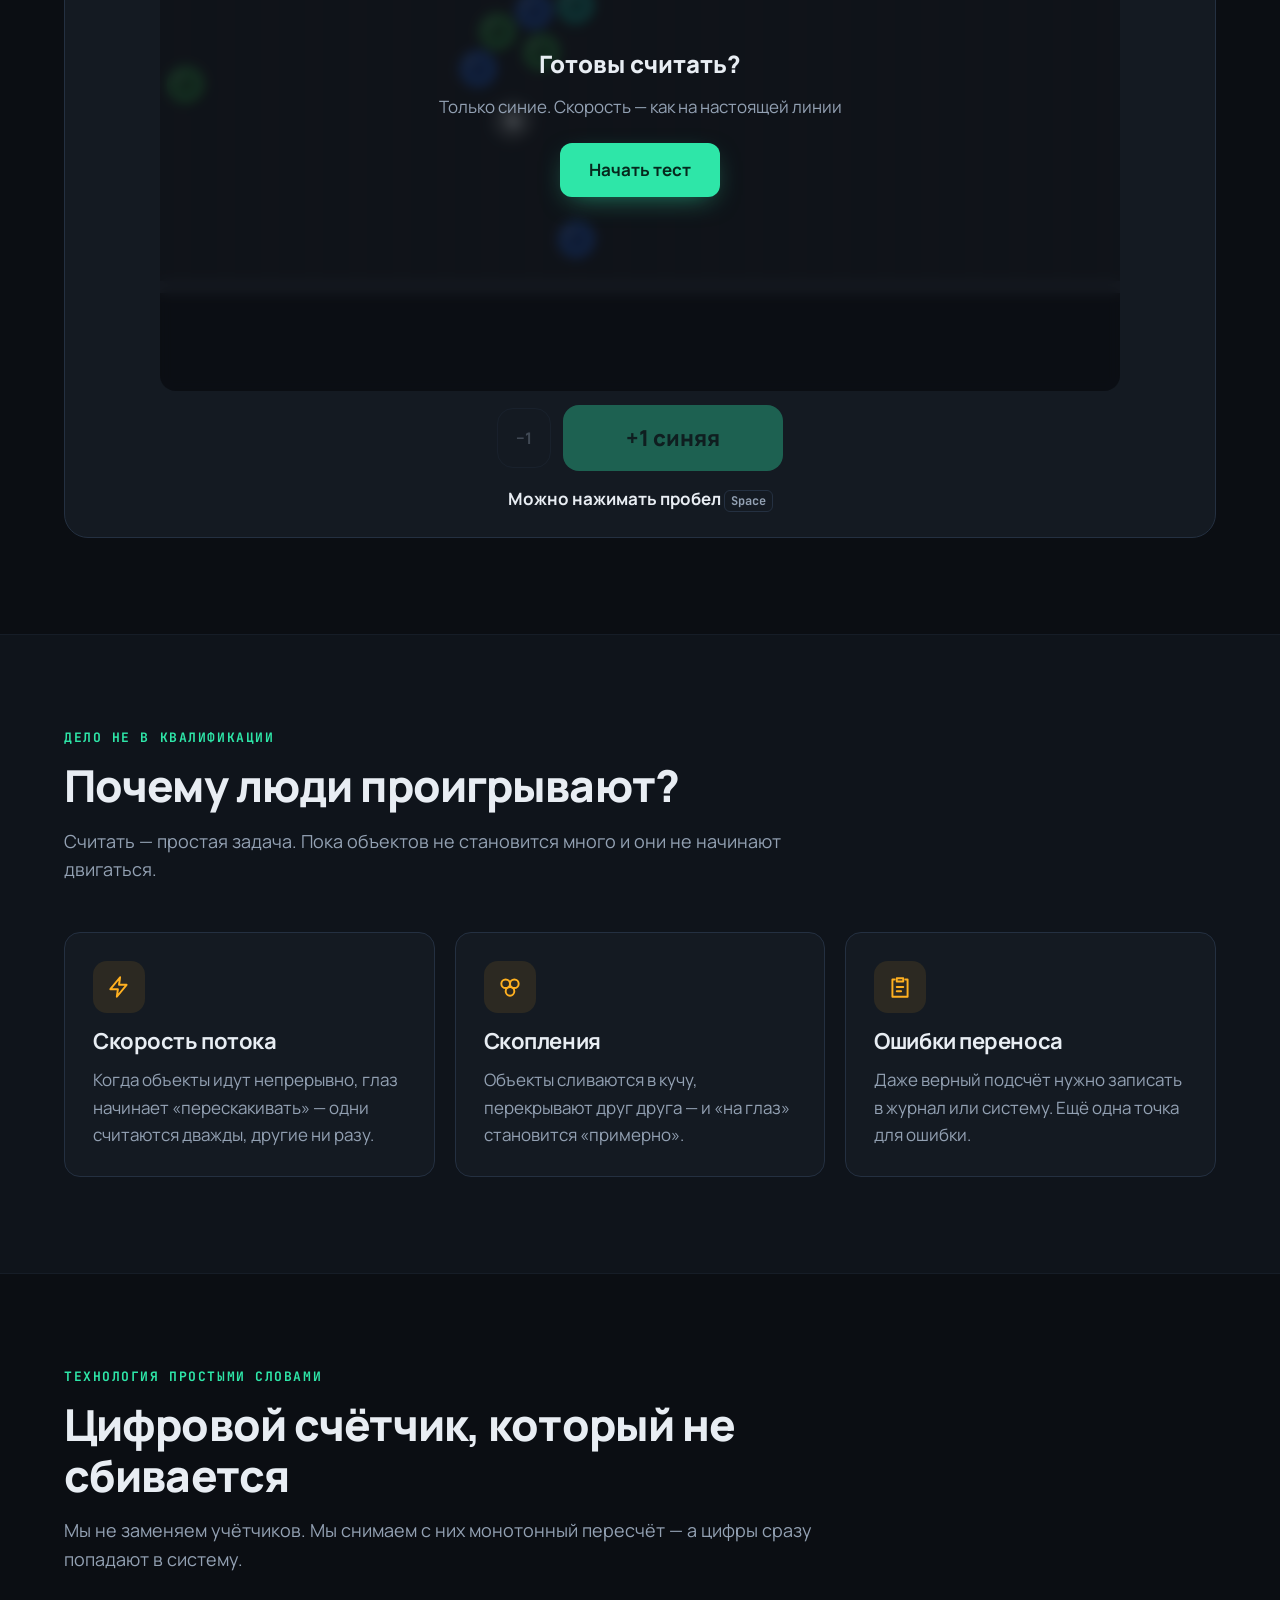
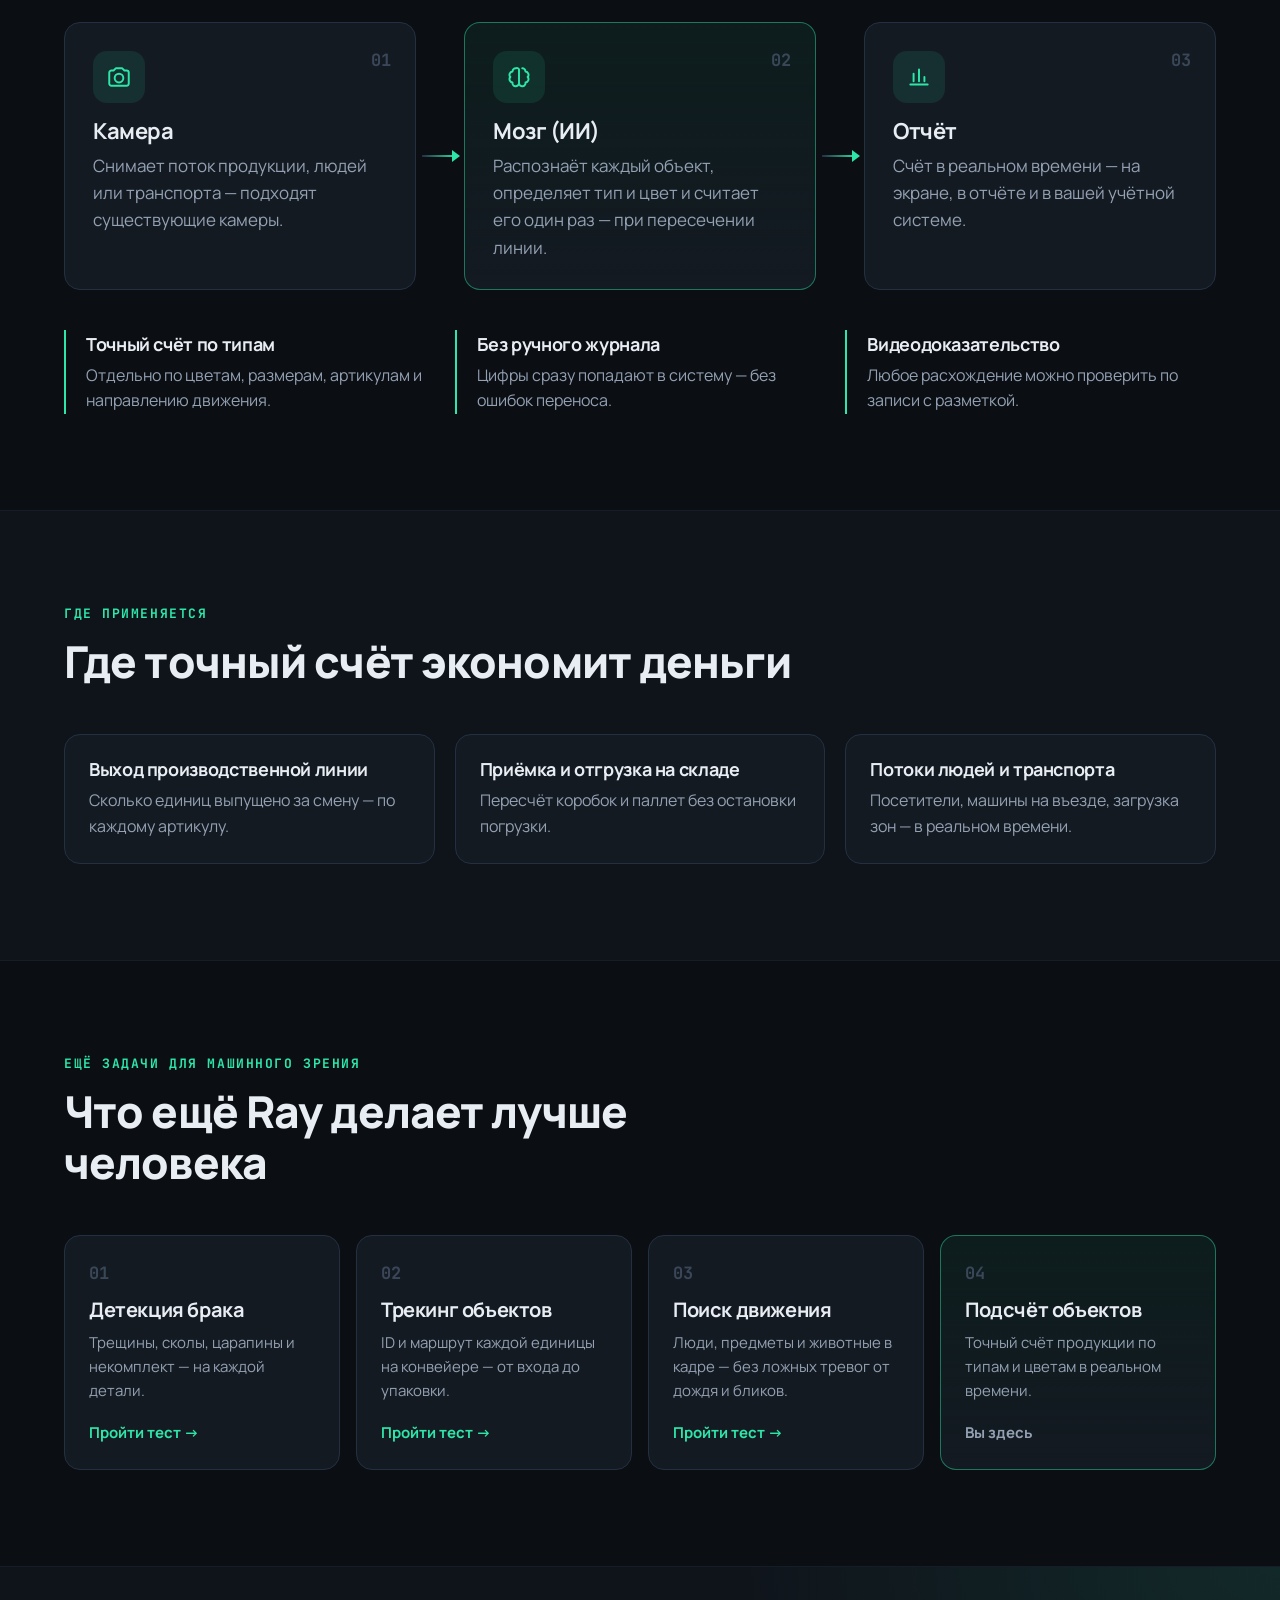
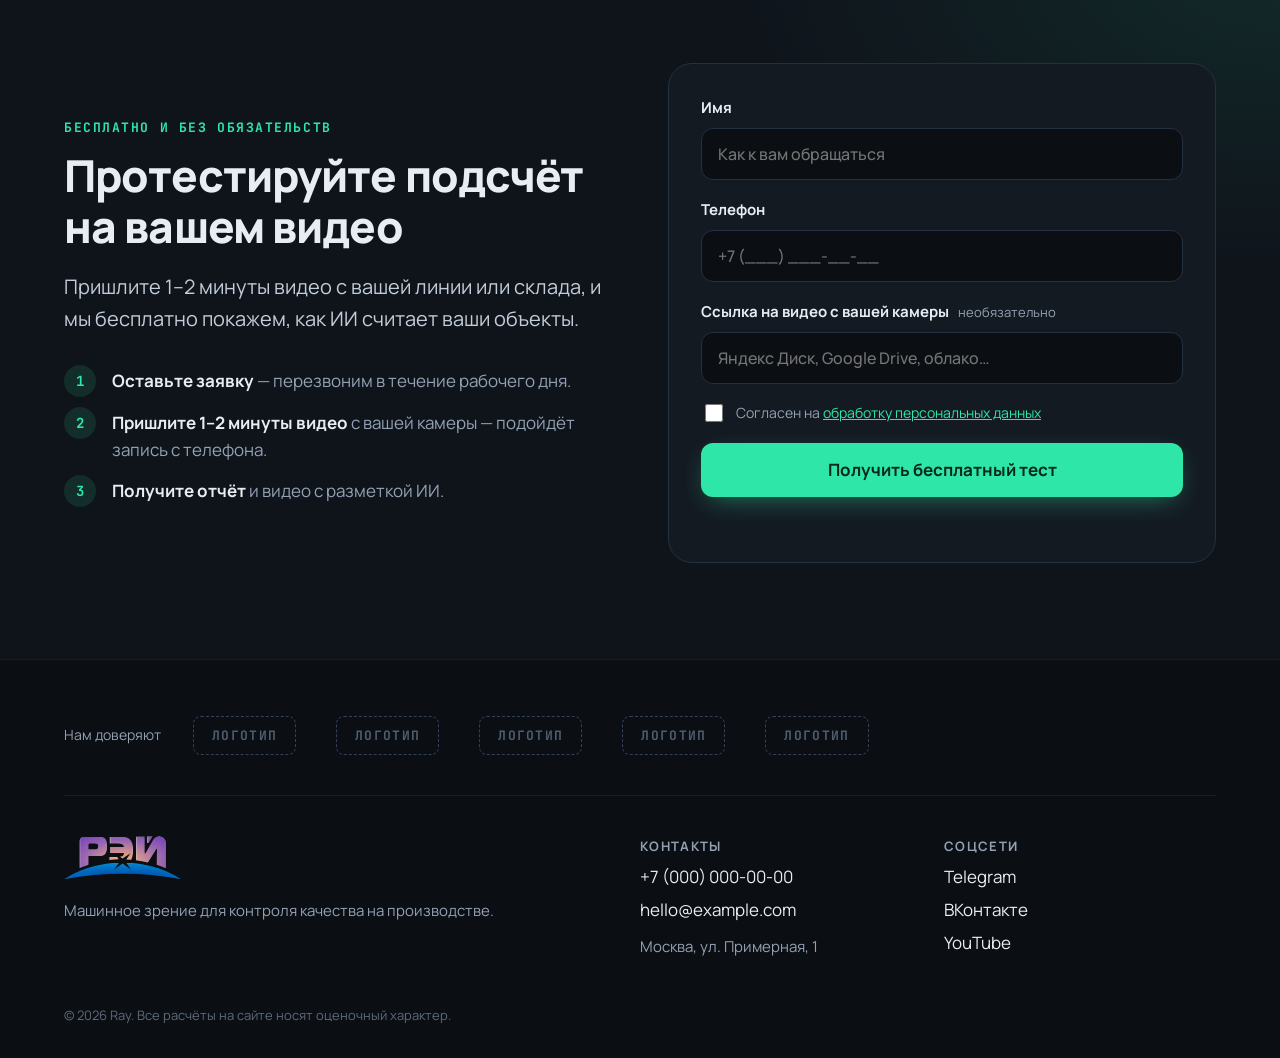
<file: counting.html>
<!doctype html>
<html lang="ru">
<head>
  <meta charset="utf-8">
  <meta name="viewport" content="width=device-width, initial-scale=1">
  <title>Ray — подсчёт объектов на видео</title>
  <meta name="description" content="Ray считает продукцию на видео в реальном времени: по типам, цветам и направлению. Пройдите тест: сосчитаете ли вы точнее ИИ?">
  <meta property="og:title" content="Сколько прошло по линии? Человек скажет «примерно». ИИ — точно">
  <meta property="og:description" content="Ray считает продукцию на видео в реальном времени: по типам, цветам и направлению. Пройдите тест: сосчитаете ли вы точнее ИИ?">
  <meta property="og:type" content="website">
  <meta name="theme-color" content="#0b0e13">
  <link rel="icon" href="data:image/svg+xml,%3Csvg xmlns='http://www.w3.org/2000/svg' viewBox='0 0 32 32'%3E%3Crect width='32' height='32' rx='8' fill='%230b0e13'/%3E%3Cpath d='M4 16c3-6 7.5-9 12-9s9 3 12 9c-3 6-7.5 9-12 9s-9-3-12-9z' fill='none' stroke='%232ee6a8' stroke-width='2.4'/%3E%3Ccircle cx='16' cy='16' r='4.5' fill='%232ee6a8'/%3E%3C/svg%3E">
  <link rel="preconnect" href="https://fonts.googleapis.com">
  <link rel="preconnect" href="https://fonts.gstatic.com" crossorigin>
  <link href="https://fonts.googleapis.com/css2?family=JetBrains+Mono:wght@500;700&family=Manrope:wght@400;500;700;800&display=swap" rel="stylesheet">
  <link rel="stylesheet" href="styles.css">
</head>
<body>

<header class="header" id="top">
  <div class="container header__inner">
    <a class="logo" href="index.html" aria-label="Ray — на главную">
      <img src="assets/ray_logo_rus.svg" alt="Ray" width="97" height="36">
    </a>
    <nav class="dirnav" aria-label="Направления">
      <a href="index.html">Детекция брака</a>
      <a href="tracking.html">Трекинг объектов</a>
      <a href="motion.html">Поиск движения</a>
      <a href="counting.html" aria-current="page">Подсчёт объектов</a>
      <a href="hardware.html">Вычислители</a>
    </nav>
    <a class="btn btn--sm btn--ghost header__cta" href="#form">Бесплатный тест</a>
  </div>
</header>

<main>

  <!-- 1. HERO -->
  <section class="hero">
    <div class="container hero__grid">
      <div class="hero__text">
        <p class="kicker">Подсчёт объектов на видео</p>
        <h1>Сколько прошло по линии? Человек скажет <em>«примерно»</em>. ИИ — точно</h1>
        <p class="lead">Система считает объекты на видео в реальном времени: по типам, цветам и направлению — без ручных отметок и ошибок переноса в журнал.</p>
        <div class="hero__cta">
          <a class="btn btn--primary btn--lg" href="#test">Пройти тест: сосчитайте бутылки</a>
          <a class="btn btn--ghost btn--lg" href="#how">Как это работает</a>
        </div>
        <ul class="hero__facts">
          <li><b>По типам</b> и цветам</li>
          <li><b>Онлайн</b> данные в отчёт</li>
          <li><b>1 видео</b> — и бесплатный тест</li>
        </ul>
      </div>
      <figure class="hero__visual" aria-label="Конвейер с бутылками: ИИ считает объекты, пересекающие линию, по цветам">
        <canvas id="hero-canvas" width="960" height="540" aria-hidden="true"></canvas>
        <figcaption class="hero__caption hero__caption--single"><span>Так видит ИИ: каждая бутылка распознана и посчитана по цвету</span></figcaption>
      </figure>
    </div>
  </section>

  <!-- 2. ЧЕЛЛЕНДЖ -->
  <section class="section" id="test">
    <div class="container">
      <header class="section__head">
        <p class="kicker">Интерактивный тест · 14 секунд</p>
        <h2>Сосчитайте синие бутылки на конвейере</h2>
        <p class="section__sub">Мимо проедет несколько десятков бутылок разных цветов. Нажимайте <b>«+1»</b> (или пробел) на каждую <b>синюю</b>. Бирюзовые, зелёные и прозрачные — не считаются.</p>
      </header>
      <div class="game" id="game">
        <div class="game__bar">
          <div class="stat"><span class="stat__label">Осталось</span><span class="stat__value mono" id="g-timer">14,0 с</span></div>
          <div class="stat"><span class="stat__label">Ваш счёт</span><span class="stat__value mono" id="g-count">0</span></div>
        </div>
        <div class="game__progress"><span id="g-progress"></span></div>
        <div class="stage" id="stage">
          <canvas id="g-canvas" width="960" height="540" aria-label="Конвейер с бутылками"></canvas>
          <div class="board__start" id="g-start">
            <p class="board__start-title">Готовы считать?</p>
            <p class="board__start-sub">Только синие. Скорость — как на настоящей линии</p>
            <button class="btn btn--primary btn--lg" id="g-start-btn" type="button">Начать тест</button>
          </div>
        </div>
        <div class="tap">
          <button class="tap__undo" id="g-undo" type="button" disabled aria-label="Отменить последний счёт">−1</button>
          <button class="tap__btn" id="g-tap" type="button" disabled>+1 синяя</button>
        </div>
        <p class="status" id="g-status" aria-live="polite">Можно нажимать пробел <span class="kbd">Space</span></p>
        <div class="result" id="g-result" hidden aria-live="polite">
          <div class="result__score">
            <div class="score score--human"><span>Вы насчитали</span><b class="mono" id="r-human">12</b></div>
            <div class="score score--ai"><span>ИИ насчитал</span><b class="mono" id="r-ai">15</b></div>
          </div>
          <p class="result__copy" id="r-copy"></p>
          <p class="result__extra" id="r-extra"></p>
          <div class="result__cta">
            <a class="btn btn--primary" href="#form">Протестировать на моём видео</a>
            <button class="btn btn--ghost" id="g-again" type="button">Пройти ещё раз</button>
          </div>
        </div>
      </div>
    </div>
  </section>

  <!-- 3. БОЛИ -->
  <section class="section section--alt" id="why">
    <div class="container">
      <header class="section__head">
        <p class="kicker">Дело не в квалификации</p>
        <h2>Почему люди проигрывают?</h2>
        <p class="section__sub">Считать — простая задача. Пока объектов не становится много и они не начинают двигаться.</p>
      </header>
      <div class="cards3">
        <article class="pain">
          <div class="pain__icon"><svg viewBox="0 0 24 24" aria-hidden="true"><path d="M13 3L4 14h7l-1 7 9-11h-7z"/></svg></div>
          <h3>Скорость потока</h3>
          <p>Когда объекты идут непрерывно, глаз начинает «перескакивать» — одни считаются дважды, другие ни разу.</p>
        </article>
        <article class="pain">
          <div class="pain__icon"><svg viewBox="0 0 24 24" aria-hidden="true"><circle cx="8" cy="9" r="4"/><circle cx="16" cy="9" r="4"/><circle cx="12" cy="16" r="4"/></svg></div>
          <h3>Скопления</h3>
          <p>Объекты сливаются в кучу, перекрывают друг друга — и «на глаз» становится «примерно».</p>
        </article>
        <article class="pain">
          <div class="pain__icon"><svg viewBox="0 0 24 24" aria-hidden="true"><path d="M9 4h6v3H9zM7 5H5v16h14V5h-2M9 12h6M9 16h4"/></svg></div>
          <h3>Ошибки переноса</h3>
          <p>Даже верный подсчёт нужно записать в журнал или систему. Ещё одна точка для ошибки.</p>
        </article>
      </div>
    </div>
  </section>

  <!-- 4. КАК РАБОТАЕТ -->
  <section class="section" id="how">
    <div class="container">
      <header class="section__head">
        <p class="kicker">Технология простыми словами</p>
        <h2>Цифровой счётчик, который не сбивается</h2>
        <p class="section__sub">Мы не заменяем учётчиков. Мы снимаем с них монотонный пересчёт — а цифры сразу попадают в систему.</p>
      </header>
      <ol class="flow">
        <li class="flow__step">
          <div class="flow__icon"><svg viewBox="0 0 24 24" aria-hidden="true"><path d="M3 8a2 2 0 0 1 2-2h2l2-2h6l2 2h2a2 2 0 0 1 2 2v10a2 2 0 0 1-2 2H5a2 2 0 0 1-2-2z"/><circle cx="12" cy="13" r="4"/></svg></div>
          <span class="flow__n mono">01</span>
          <h3>Камера</h3>
          <p>Снимает поток продукции, людей или транспорта — подходят существующие камеры.</p>
        </li>
        <li class="flow__arrow" aria-hidden="true"></li>
        <li class="flow__step flow__step--ai">
          <div class="flow__icon"><svg viewBox="0 0 24 24" aria-hidden="true"><path d="M9 4a3 3 0 0 0-3 3 3 3 0 0 0-2 5 3 3 0 0 0 2 5 3 3 0 0 0 6 1V5a2 2 0 0 0-3-1zM15 4a3 3 0 0 1 3 3 3 3 0 0 1 2 5 3 3 0 0 1-2 5 3 3 0 0 1-6 1"/></svg></div>
          <span class="flow__n mono">02</span>
          <h3>Мозг (ИИ)</h3>
          <p>Распознаёт каждый объект, определяет тип и цвет и считает его один раз — при пересечении линии.</p>
        </li>
        <li class="flow__arrow" aria-hidden="true"></li>
        <li class="flow__step">
          <div class="flow__icon"><svg viewBox="0 0 24 24" aria-hidden="true"><path d="M4 19h16M7 16V9M12 16V5M17 16v-4"/></svg></div>
          <span class="flow__n mono">03</span>
          <h3>Отчёт</h3>
          <p>Счёт в реальном времени — на экране, в отчёте и в вашей учётной системе.</p>
        </li>
      </ol>
      <ul class="benefits">
        <li>
          <h3>Точный счёт по типам</h3>
          <p>Отдельно по цветам, размерам, артикулам и направлению движения.</p>
        </li>
        <li>
          <h3>Без ручного журнала</h3>
          <p>Цифры сразу попадают в систему — без ошибок переноса.</p>
        </li>
        <li>
          <h3>Видеодоказательство</h3>
          <p>Любое расхождение можно проверить по записи с разметкой.</p>
        </li>
      </ul>
    </div>
  </section>

  <!-- 5. ГДЕ ПРИМЕНЯЕТСЯ -->
  <section class="section section--alt" id="uses">
    <div class="container">
      <header class="section__head">
        <p class="kicker">Где применяется</p>
        <h2>Где точный счёт экономит деньги</h2>
      </header>
      <ul class="uses">
        <li>
          <h3>Выход производственной линии</h3>
          <p>Сколько единиц выпущено за смену — по каждому артикулу.</p>
        </li>
        <li>
          <h3>Приёмка и отгрузка на складе</h3>
          <p>Пересчёт коробок и паллет без остановки погрузки.</p>
        </li>
        <li>
          <h3>Потоки людей и транспорта</h3>
          <p>Посетители, машины на въезде, загрузка зон — в реальном времени.</p>
        </li>
      </ul>
    </div>
  </section>

  <!-- Другие направления -->
  <section class="section" id="directions">
    <div class="container">
      <header class="section__head">
        <p class="kicker">Ещё задачи для машинного зрения</p>
        <h2>Что ещё Ray делает лучше человека</h2>
      </header>
      <div class="dirs">
        <a class="dir" href="index.html">
          <span class="dir__n mono">01</span><h3>Детекция брака</h3>
          <p>Трещины, сколы, царапины и некомплект — на каждой детали.</p><span class="dir__go">Пройти тест →</span>
        </a>
        <a class="dir" href="tracking.html">
          <span class="dir__n mono">02</span><h3>Трекинг объектов</h3>
          <p>ID и маршрут каждой единицы на конвейере — от входа до упаковки.</p><span class="dir__go">Пройти тест →</span>
        </a>
        <a class="dir" href="motion.html">
          <span class="dir__n mono">03</span><h3>Поиск движения</h3>
          <p>Люди, предметы и животные в кадре — без ложных тревог от дождя и бликов.</p><span class="dir__go">Пройти тест →</span>
        </a>
        <a class="dir is-current" href="counting.html">
          <span class="dir__n mono">04</span><h3>Подсчёт объектов</h3>
          <p>Точный счёт продукции по типам и цветам в реальном времени.</p><span class="dir__go">Вы здесь</span>
        </a>
      </div>
    </div>
  </section>

  <!-- 6. ФОРМА -->
  <section class="section section--cta" id="form">
    <div class="container form-grid">
      <div class="form-copy">
        <p class="kicker">Бесплатно и без обязательств</p>
        <h2>Протестируйте подсчёт на вашем видео</h2>
        <p class="lead">Пришлите 1–2 минуты видео с вашей линии или склада, и мы бесплатно покажем, как ИИ считает ваши объекты.</p>
        <ol class="steps">
          <li><b>Оставьте заявку</b> — перезвоним в течение рабочего дня.</li>
          <li><b>Пришлите 1–2 минуты видео</b> с вашей камеры — подойдёт запись с телефона.</li>
          <li><b>Получите отчёт</b> и видео с разметкой ИИ.</li>
        </ol>
      </div>
      <form class="lead-form" id="lead-form" novalidate>
        <div class="field">
          <label for="f-name">Имя</label>
          <input id="f-name" name="name" type="text" autocomplete="name" required placeholder="Как к вам обращаться">
        </div>
        <div class="field">
          <label for="f-phone">Телефон</label>
          <input id="f-phone" name="phone" type="tel" autocomplete="tel" required placeholder="+7 (___) ___-__-__" inputmode="tel">
        </div>
        <div class="field">
          <label for="f-link">Ссылка на видео с вашей камеры <span class="opt">необязательно</span></label>
          <input id="f-link" name="link" type="url" placeholder="Яндекс Диск, Google Drive, облако…">
        </div>
        <input type="hidden" name="direction" value="Подсчёт объектов">
        <label class="check">
          <input type="checkbox" name="consent" required>
          <span>Согласен на <a href="#" target="_blank" rel="noopener">обработку персональных данных</a></span>
        </label>
        <button class="btn btn--primary btn--lg btn--block" type="submit">Получить бесплатный тест</button>
        <p class="form-msg" id="f-msg" role="status"></p>
      </form>
    </div>
  </section>
</main>

<!-- 8. ФУТЕР -->
<footer class="footer">
  <div class="container">
    <div class="partners" aria-label="Партнёры и клиенты">
      <p>Нам доверяют</p>
      <ul>
        <li><span class="plogo">ЛОГОТИП</span></li>
        <li><span class="plogo">ЛОГОТИП</span></li>
        <li><span class="plogo">ЛОГОТИП</span></li>
        <li><span class="plogo">ЛОГОТИП</span></li>
        <li><span class="plogo">ЛОГОТИП</span></li>
      </ul>
    </div>
    <div class="footer__grid">
      <div>
        <a class="logo logo--footer" href="#top"><img src="assets/ray_logo_rus.svg" alt="Ray" width="118" height="44"></a>
        <p class="footer__muted">Машинное зрение для контроля качества на производстве.</p>
      </div>
      <div>
        <p class="footer__h">Контакты</p>
        <p><a href="tel:+70000000000">+7 (000) 000‑00‑00</a></p>
        <p><a href="mailto:hello@example.com">hello@example.com</a></p>
        <p class="footer__muted">Москва, ул. Примерная, 1</p>
      </div>
      <div>
        <p class="footer__h">Соцсети</p>
        <ul class="socials">
          <li><a href="#" aria-label="Telegram">Telegram</a></li>
          <li><a href="#" aria-label="ВКонтакте">ВКонтакте</a></li>
          <li><a href="#" aria-label="YouTube">YouTube</a></li>
        </ul>
      </div>
    </div>
    <p class="footer__copy">© <span id="year">2026</span> Ray. Все расчёты на сайте носят оценочный характер.</p>
  </div>
</footer>

<script src="common.js" defer></script>
<script src="counting.js" defer></script>
</body>
</html>
</file>
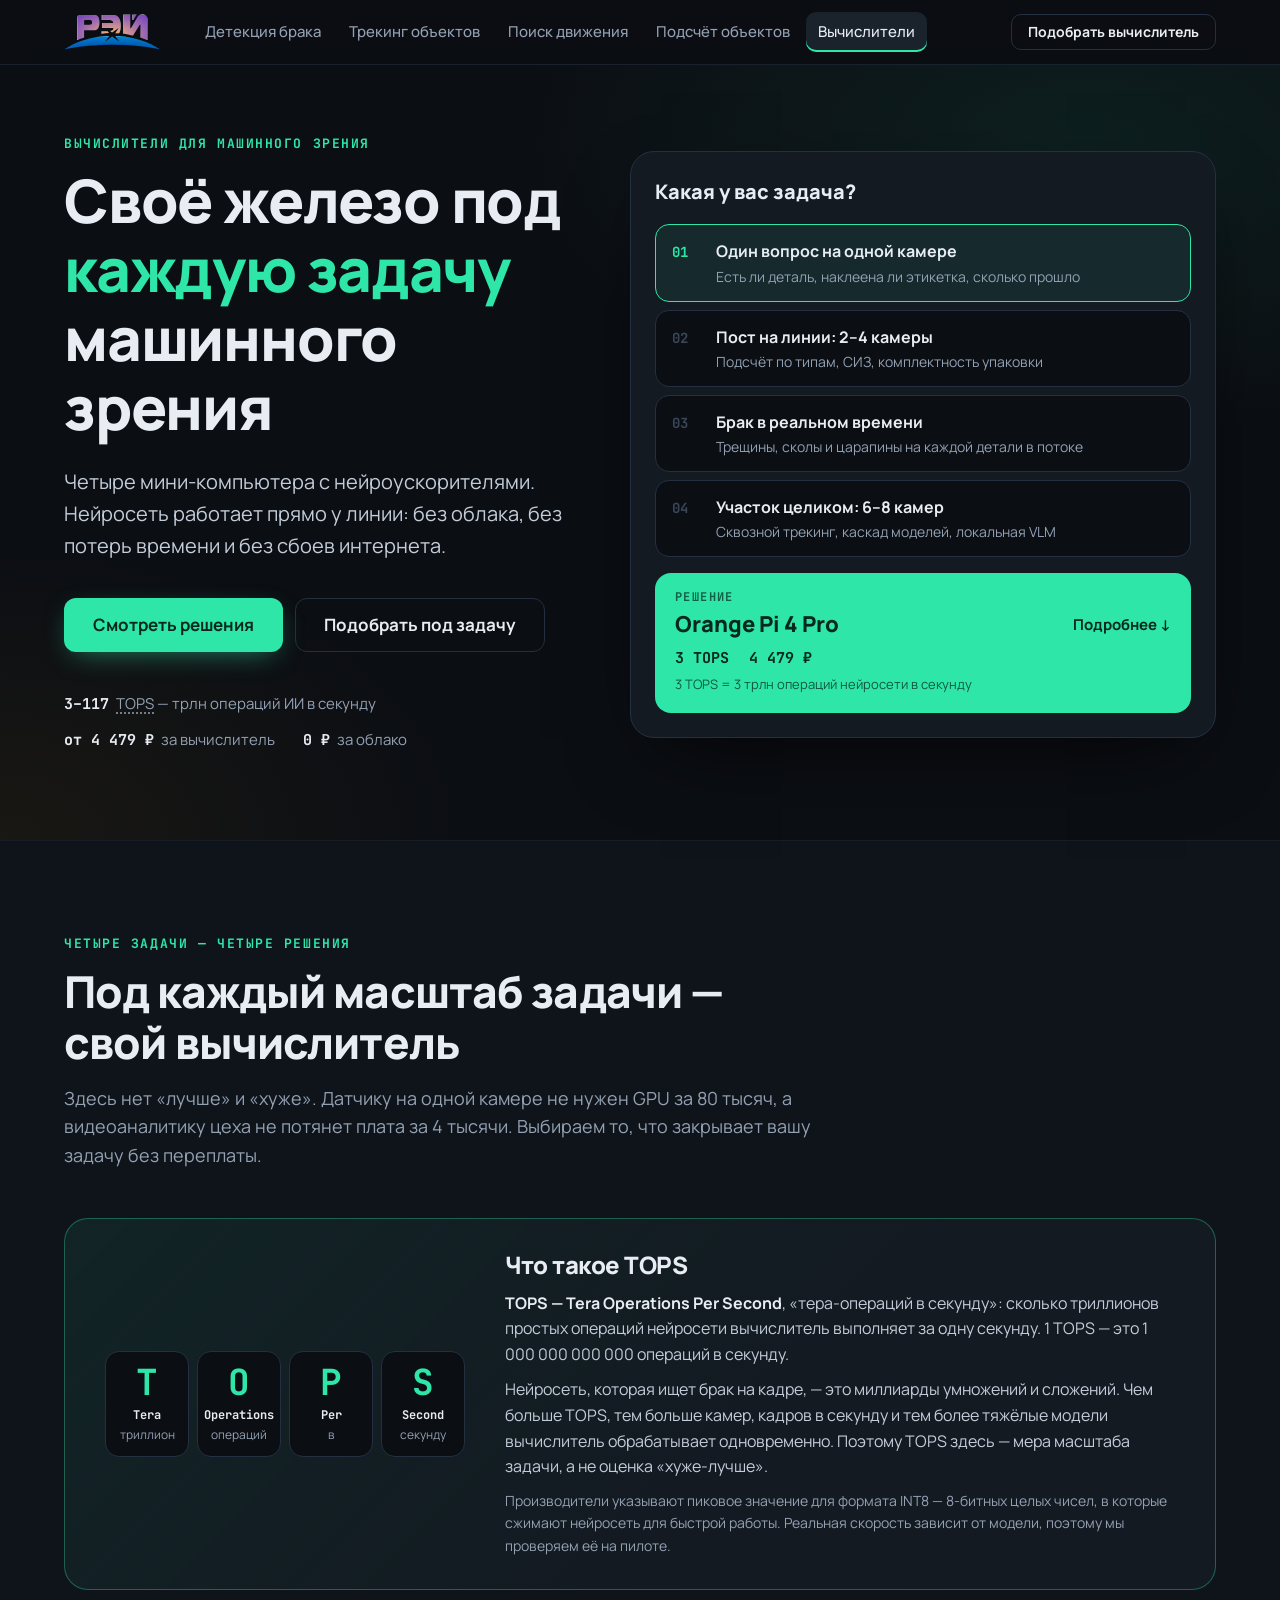
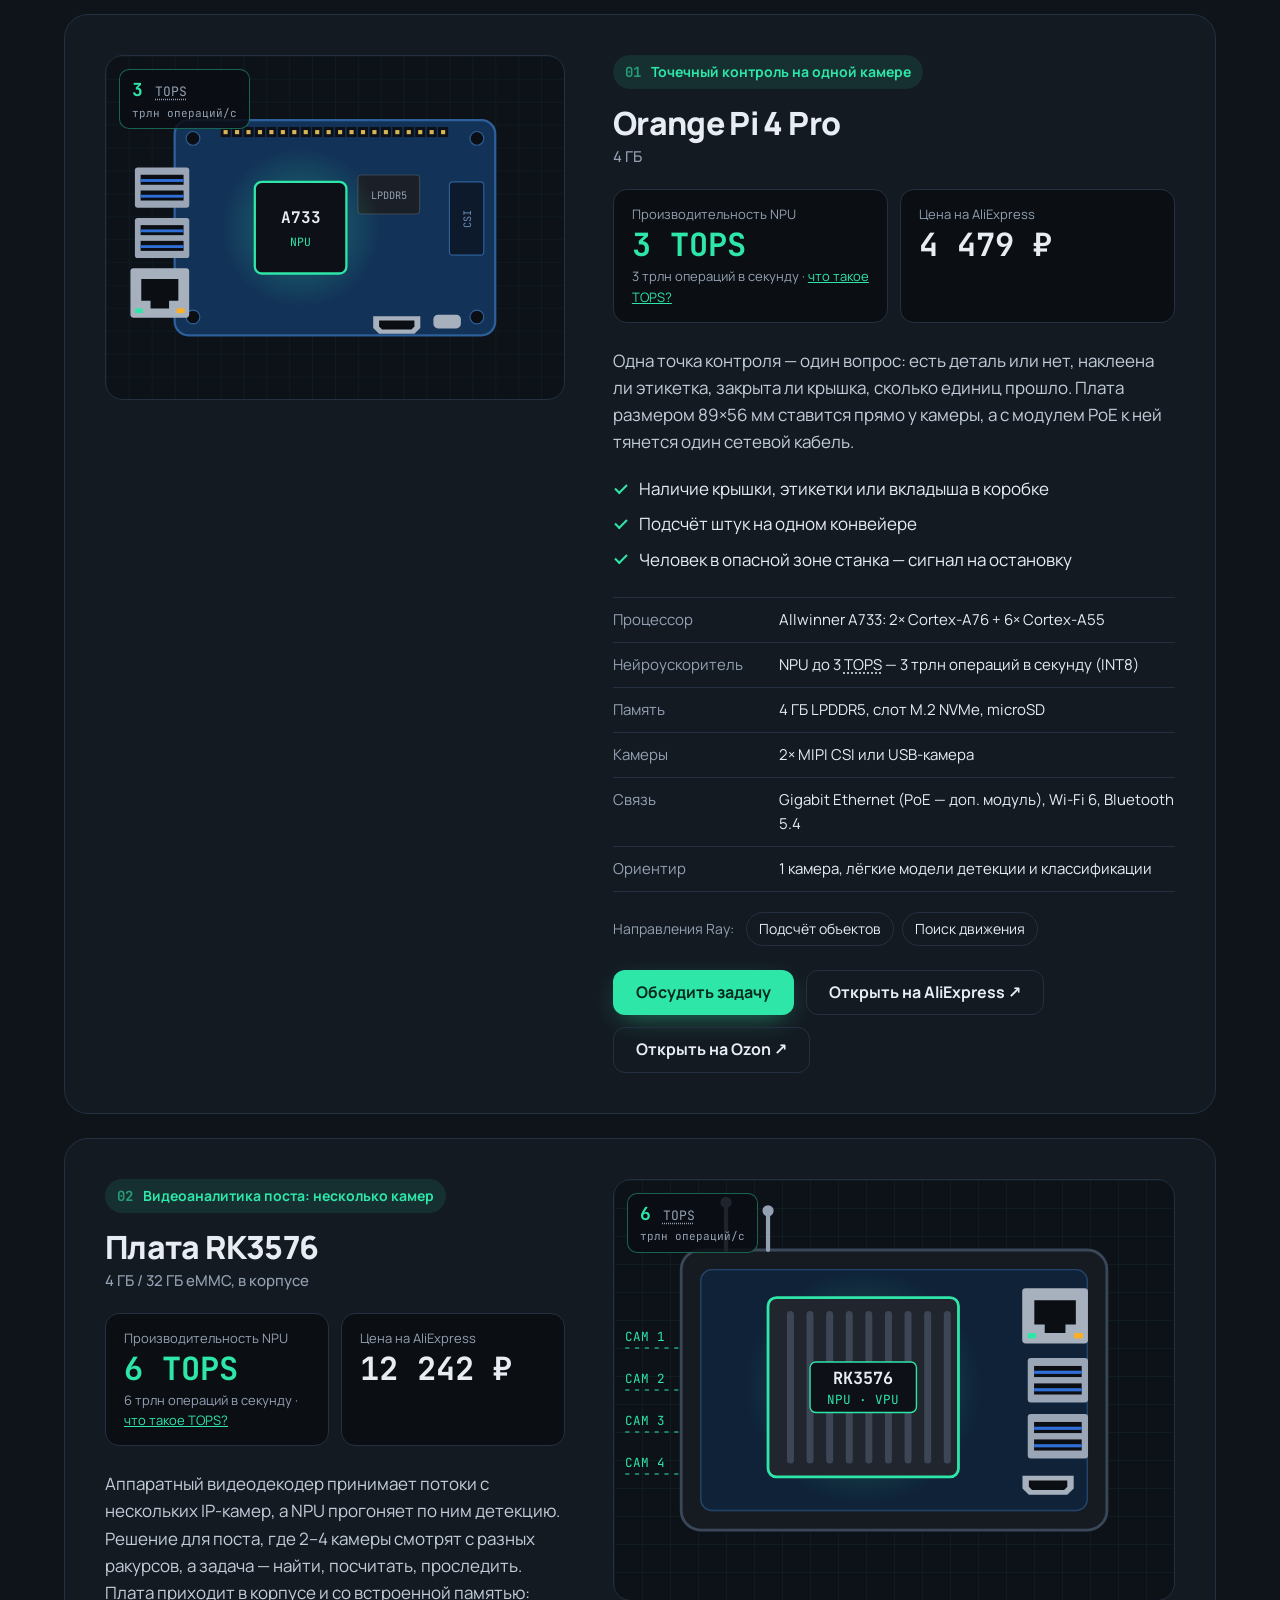
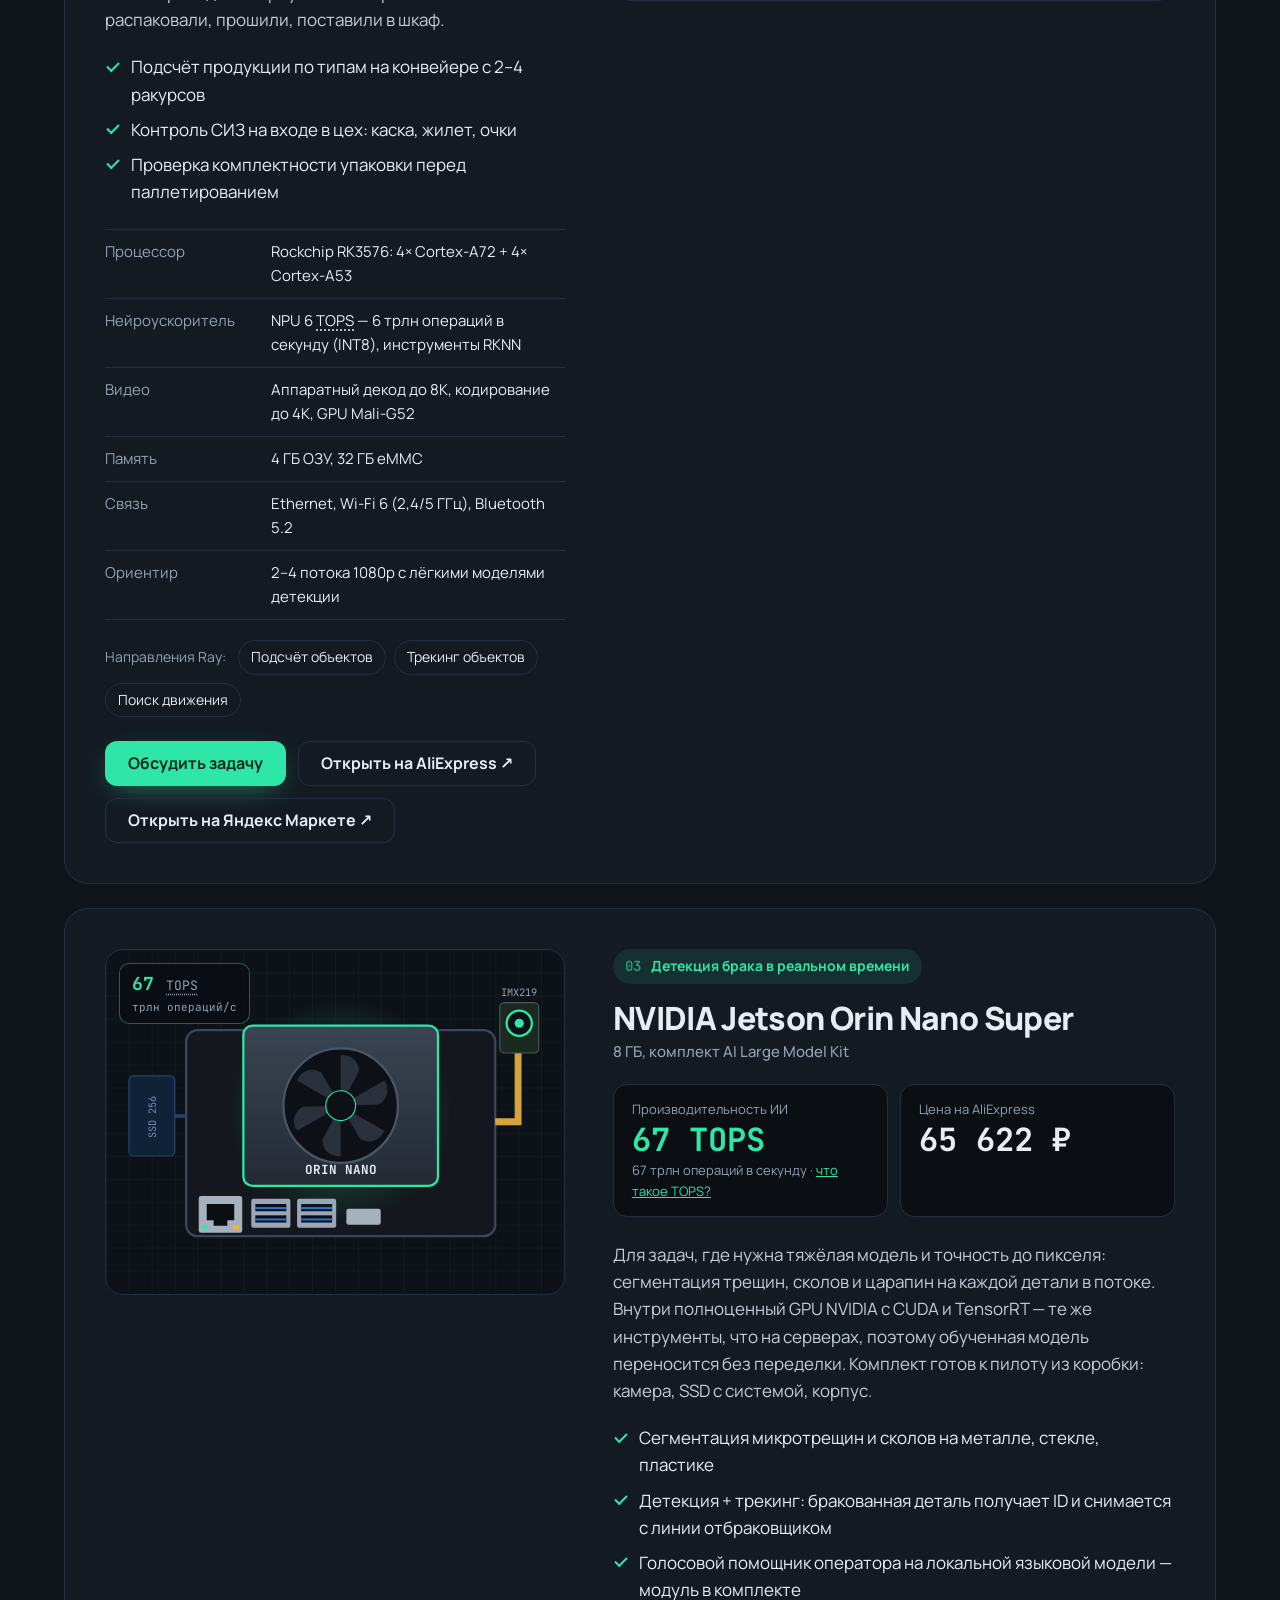
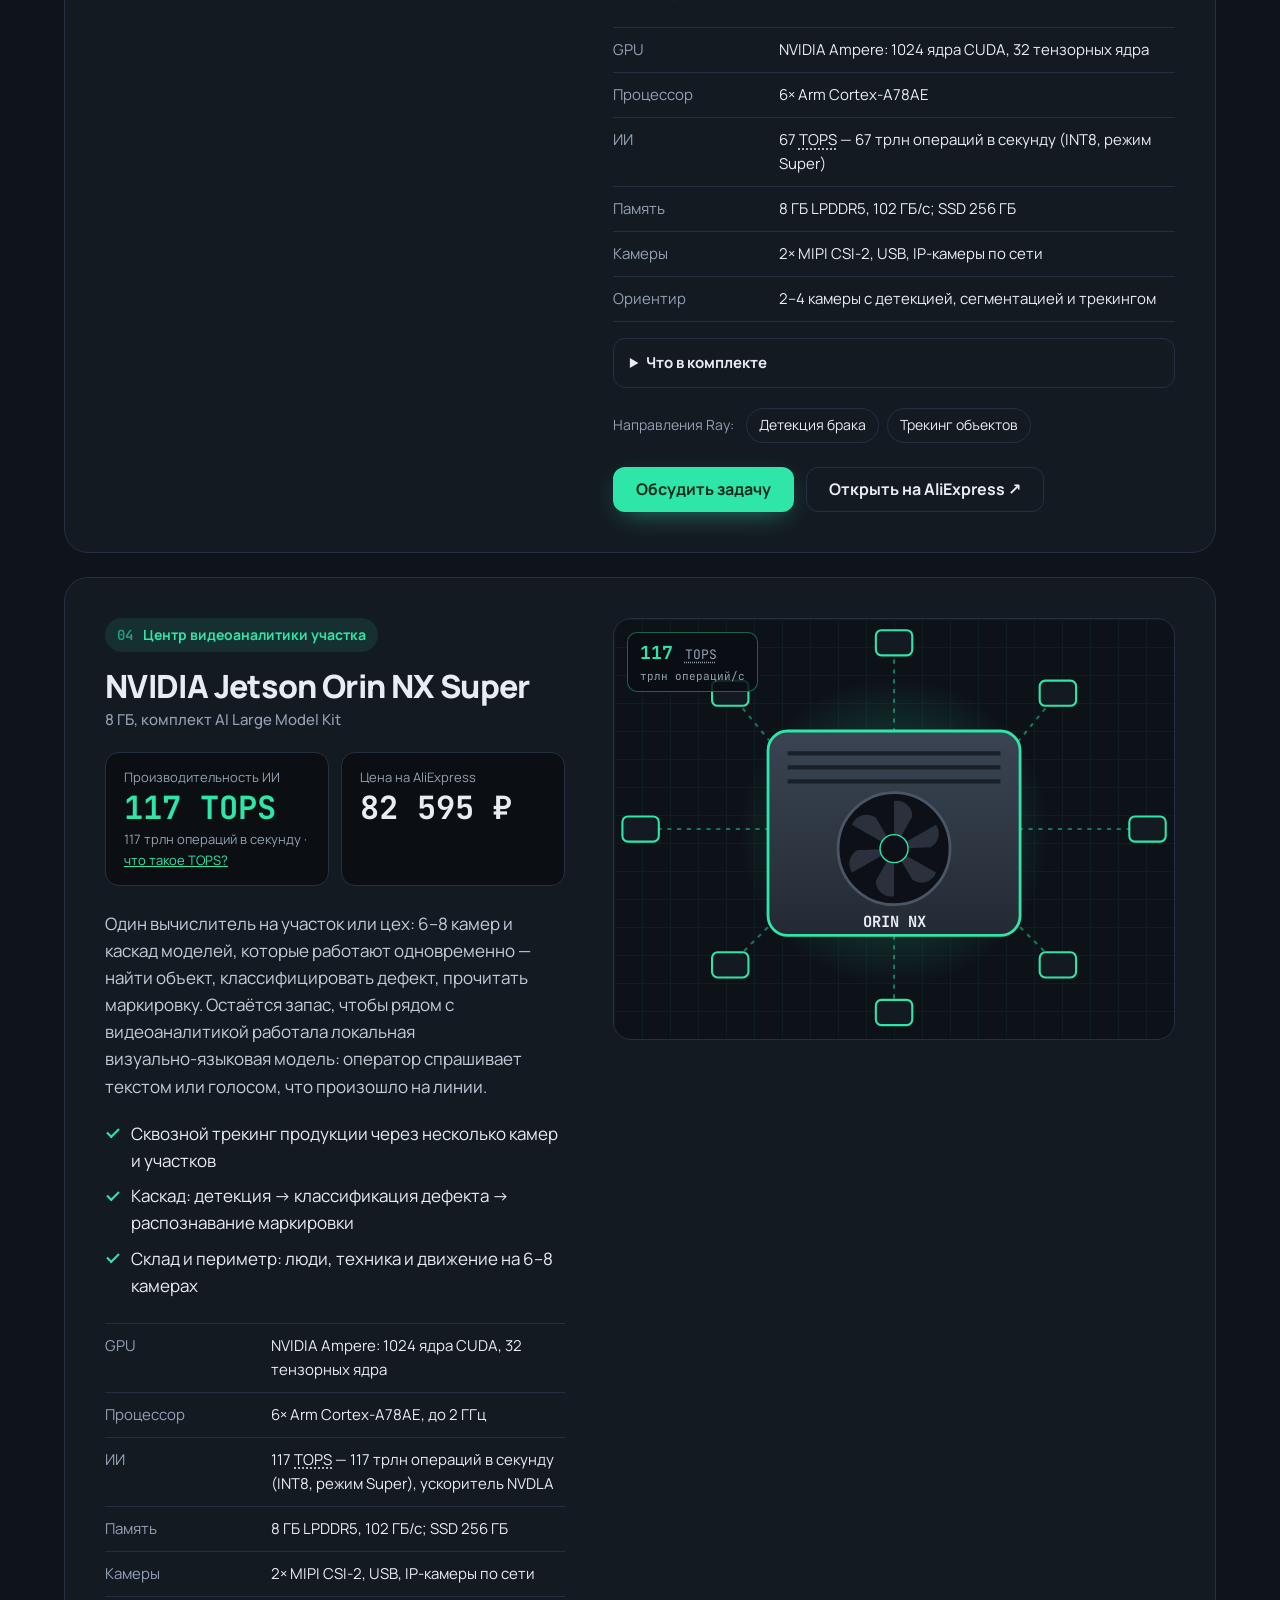
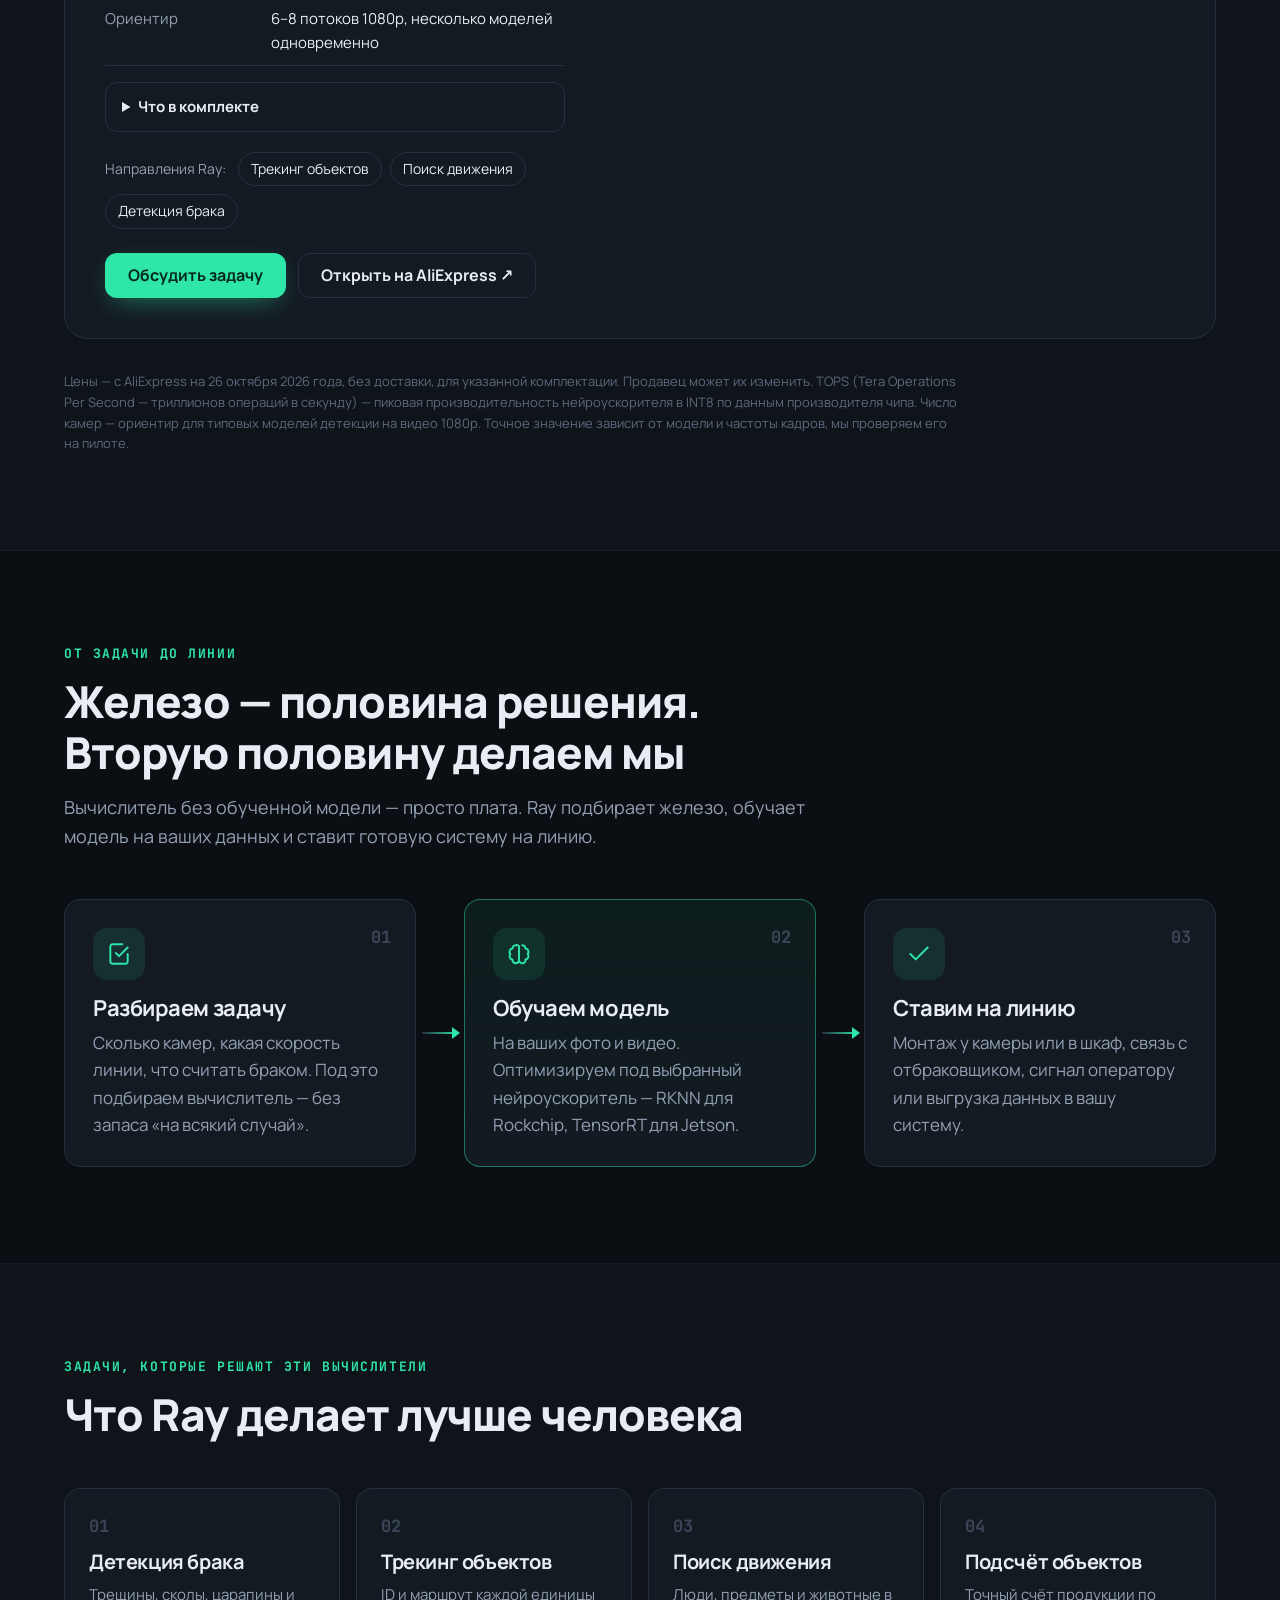
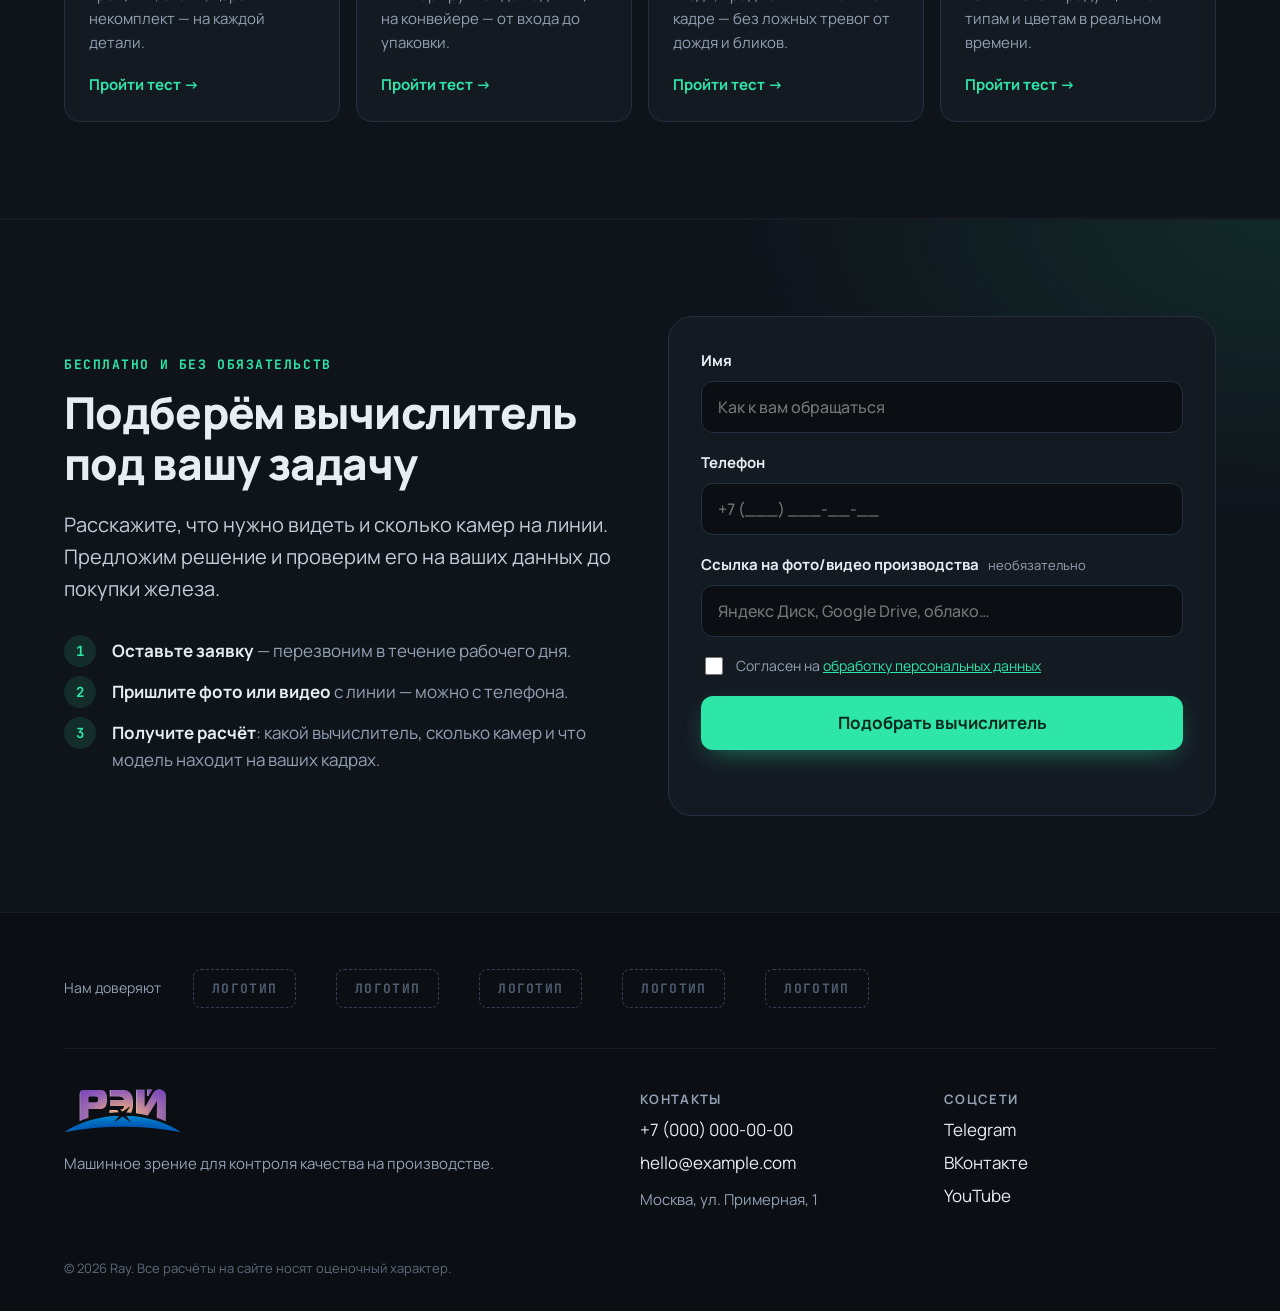
<file: hardware.html>
<!doctype html>
<html lang="ru">
<head>
  <meta charset="utf-8">
  <meta name="viewport" content="width=device-width, initial-scale=1">
  <title>Ray — вычислители для машинного зрения</title>
  <meta name="description" content="Четыре мини-компьютера с нейроускорителями для машинного зрения: от 3 до 117 TOPS, от 4 479 до 82 595 ₽. Каждый — под свою задачу: от одной камеры до видеоаналитики участка.">
  <meta property="og:title" content="Свой вычислитель под каждую задачу машинного зрения">
  <meta property="og:description" content="От точечного контроля на одной камере до видеоаналитики целого участка: 3–117 TOPS, нейросеть работает прямо у линии.">
  <meta property="og:type" content="website">
  <meta name="theme-color" content="#0b0e13">
  <link rel="icon" href="data:image/svg+xml,%3Csvg xmlns='http://www.w3.org/2000/svg' viewBox='0 0 32 32'%3E%3Crect width='32' height='32' rx='8' fill='%230b0e13'/%3E%3Cpath d='M4 16c3-6 7.5-9 12-9s9 3 12 9c-3 6-7.5 9-12 9s-9-3-12-9z' fill='none' stroke='%232ee6a8' stroke-width='2.4'/%3E%3Ccircle cx='16' cy='16' r='4.5' fill='%232ee6a8'/%3E%3C/svg%3E">
  <link rel="preconnect" href="https://fonts.googleapis.com">
  <link rel="preconnect" href="https://fonts.gstatic.com" crossorigin>
  <link href="https://fonts.googleapis.com/css2?family=JetBrains+Mono:wght@500;700&family=Manrope:wght@400;500;700;800&display=swap" rel="stylesheet">
  <link rel="stylesheet" href="styles.css">
</head>
<body>

<!-- Общие SVG-определения: сетка-чертёж и разъёмы плат -->
<svg width="0" height="0" style="position:absolute" aria-hidden="true">
  <defs>
    <pattern id="bp" width="20" height="20" patternUnits="userSpaceOnUse"><path d="M20 0H0V20" fill="none" stroke="rgba(46,230,168,.07)"/></pattern>
    <radialGradient id="glow"><stop offset="0" stop-color="#2ee6a8" stop-opacity=".35"/><stop offset="1" stop-color="#2ee6a8" stop-opacity="0"/></radialGradient>
    <linearGradient id="alu" x1="0" y1="0" x2="0" y2="1"><stop offset="0" stop-color="#3a4452"/><stop offset="1" stop-color="#232a34"/></linearGradient>
    <symbol id="p-usb" viewBox="0 0 40 30"><rect x="1" y="1" width="38" height="28" rx="2" fill="#9aa6b5"/><rect x="5" y="6" width="30" height="7" fill="#0b0e13"/><rect x="5" y="17" width="30" height="7" fill="#0b0e13"/><rect x="5" y="9" width="30" height="2" fill="#2f6fd8"/><rect x="5" y="20" width="30" height="2" fill="#2f6fd8"/></symbol>
    <symbol id="p-rj" viewBox="0 0 40 34"><rect x="1" y="1" width="38" height="32" rx="2" fill="#a7b1be"/><path d="M8 8h24v14h-6v5H14v-5H8z" fill="#0b0e13"/><rect x="4" y="27" width="5" height="3" fill="#2ee6a8"/><rect x="31" y="27" width="5" height="3" fill="#ffb020"/></symbol>
    <symbol id="p-hdmi" viewBox="0 0 34 14"><path d="M1 1h32v8l-4 4H5L1 9z" fill="#a7b1be"/><path d="M5 4h24v4l-2 2H7L5 8z" fill="#0b0e13"/></symbol>
    <symbol id="p-pin" viewBox="0 0 10 10"><rect width="10" height="10" fill="#0d1117"/><rect x="3" y="3" width="4" height="4" fill="#d6b65a"/></symbol>
  </defs>
</svg>

<header class="header" id="top">
  <div class="container header__inner">
    <a class="logo" href="index.html" aria-label="Ray — на главную">
      <img src="assets/ray_logo_rus.svg" alt="Ray" width="97" height="36">
    </a>
    <nav class="dirnav" aria-label="Направления">
      <a href="index.html">Детекция брака</a>
      <a href="tracking.html">Трекинг объектов</a>
      <a href="motion.html">Поиск движения</a>
      <a href="counting.html">Подсчёт объектов</a>
      <a href="hardware.html" aria-current="page">Вычислители</a>
    </nav>
    <a class="btn btn--sm btn--ghost header__cta" href="#form">Подобрать вычислитель</a>
  </div>
</header>

<main>

  <!-- 1. HERO + подбор по задаче -->
  <section class="hero" id="pick">
    <div class="container hero__grid">
      <div class="hero__text">
        <p class="kicker">Вычислители для машинного зрения</p>
        <h1>Своё железо под <em class="em-ai">каждую задачу</em> машинного зрения</h1>
        <p class="lead">Четыре мини‑компьютера с нейроускорителями. Нейросеть работает прямо у линии: без облака, без потерь времени и без сбоев интернета.</p>
        <div class="hero__cta">
          <a class="btn btn--primary btn--lg" href="#devices">Смотреть решения</a>
          <a class="btn btn--ghost btn--lg" href="#form">Подобрать под задачу</a>
        </div>
        <ul class="hero__facts">
          <li><b>3–117</b> <a class="tops-link" href="#tops">TOPS</a> — трлн операций ИИ в секунду</li>
          <li><b>от 4 479 ₽</b> за вычислитель</li>
          <li><b>0 ₽</b> за облако</li>
        </ul>
      </div>

      <div class="picker" aria-label="Подбор вычислителя по задаче">
        <p class="picker__q">Какая у вас задача?</p>
        <div class="picker__opts" role="radiogroup" aria-label="Задача">
          <button class="picker__opt" type="button" role="radio" aria-checked="true" data-target="hw-opi">
            <span class="picker__n mono">01</span>
            <span><b>Один вопрос на одной камере</b><small>Есть ли деталь, наклеена ли этикетка, сколько прошло</small></span>
          </button>
          <button class="picker__opt" type="button" role="radio" aria-checked="false" data-target="hw-rk">
            <span class="picker__n mono">02</span>
            <span><b>Пост на линии: 2–4 камеры</b><small>Подсчёт по типам, СИЗ, комплектность упаковки</small></span>
          </button>
          <button class="picker__opt" type="button" role="radio" aria-checked="false" data-target="hw-nano">
            <span class="picker__n mono">03</span>
            <span><b>Брак в реальном времени</b><small>Трещины, сколы и царапины на каждой детали в потоке</small></span>
          </button>
          <button class="picker__opt" type="button" role="radio" aria-checked="false" data-target="hw-nx">
            <span class="picker__n mono">04</span>
            <span><b>Участок целиком: 6–8 камер</b><small>Сквозной трекинг, каскад моделей, локальная VLM</small></span>
          </button>
        </div>
        <a class="picker__res" id="picker-res" href="#hw-opi" aria-live="polite">
          <span class="picker__label">Решение</span>
          <b class="picker__name" id="picker-name">Orange Pi 4 Pro</b>
          <span class="picker__nums mono"><span id="picker-tops">3 TOPS</span><span id="picker-price">4 479 ₽</span></span>
          <span class="picker__unit" id="picker-unit">3 TOPS = 3 трлн операций нейросети в секунду</span>
          <span class="picker__go">Подробнее ↓</span>
        </a>
      </div>
    </div>
  </section>

  <!-- 2. ЧЕТЫРЕ РЕШЕНИЯ -->
  <section class="section section--alt" id="devices">
    <div class="container">
      <header class="section__head">
        <p class="kicker">Четыре задачи — четыре решения</p>
        <h2>Под каждый масштаб задачи — свой вычислитель</h2>
        <p class="section__sub">Здесь нет «лучше» и «хуже». Датчику на одной камере не нужен GPU за 80 тысяч, а видеоаналитику цеха не потянет плата за 4 тысячи. Выбираем то, что закрывает вашу задачу без переплаты.</p>
      </header>

      <aside class="tops" id="tops" aria-labelledby="tops-title">
        <div class="tops__word" aria-hidden="true">
          <div><b>T</b><span>Tera</span><small>триллион</small></div>
          <div><b>O</b><span>Operations</span><small>операций</small></div>
          <div><b>P</b><span>Per</span><small>в</small></div>
          <div><b>S</b><span>Second</span><small>секунду</small></div>
        </div>
        <div class="tops__text">
          <h3 id="tops-title">Что такое TOPS</h3>
          <p><b>TOPS — Tera Operations Per Second</b>, «тера‑операций в секунду»: сколько триллионов простых операций нейросети вычислитель выполняет за одну секунду. 1 TOPS — это 1 000 000 000 000 операций в секунду.</p>
          <p>Нейросеть, которая ищет брак на кадре, — это миллиарды умножений и сложений. Чем больше TOPS, тем больше камер, кадров в секунду и тем более тяжёлые модели вычислитель обрабатывает одновременно. Поэтому TOPS здесь — мера масштаба задачи, а не оценка «хуже‑лучше».</p>
          <p class="tops__fine">Производители указывают пиковое значение для формата INT8 — 8‑битных целых чисел, в которые сжимают нейросеть для быстрой работы. Реальная скорость зависит от модели, поэтому мы проверяем её на пилоте.</p>
        </div>
      </aside>

      <!-- 01. Orange Pi 4 Pro -->
      <article class="hw" id="hw-opi" data-name="Orange Pi 4 Pro" data-tops="3 TOPS" data-price="4 479 ₽">
        <figure class="hw__visual">
          <svg viewBox="0 0 400 300" role="img" aria-label="Схема платы Orange Pi 4 Pro">
            <rect width="400" height="300" fill="url(#bp)"/>
            <rect x="60" y="56" width="280" height="188" rx="12" fill="#123257" stroke="#2d5f99" stroke-width="2"/>
            <g fill="#0b0e13" stroke="#2d5f99"><circle cx="76" cy="72" r="6"/><circle cx="324" cy="72" r="6"/><circle cx="76" cy="228" r="6"/><circle cx="324" cy="228" r="6"/></g>
            <g>
              <use href="#p-pin" x="100" y="62" width="9" height="9"/><use href="#p-pin" x="110" y="62" width="9" height="9"/><use href="#p-pin" x="120" y="62" width="9" height="9"/><use href="#p-pin" x="130" y="62" width="9" height="9"/><use href="#p-pin" x="140" y="62" width="9" height="9"/><use href="#p-pin" x="150" y="62" width="9" height="9"/><use href="#p-pin" x="160" y="62" width="9" height="9"/><use href="#p-pin" x="170" y="62" width="9" height="9"/><use href="#p-pin" x="180" y="62" width="9" height="9"/><use href="#p-pin" x="190" y="62" width="9" height="9"/><use href="#p-pin" x="200" y="62" width="9" height="9"/><use href="#p-pin" x="210" y="62" width="9" height="9"/><use href="#p-pin" x="220" y="62" width="9" height="9"/><use href="#p-pin" x="230" y="62" width="9" height="9"/><use href="#p-pin" x="240" y="62" width="9" height="9"/><use href="#p-pin" x="250" y="62" width="9" height="9"/><use href="#p-pin" x="260" y="62" width="9" height="9"/><use href="#p-pin" x="270" y="62" width="9" height="9"/><use href="#p-pin" x="280" y="62" width="9" height="9"/><use href="#p-pin" x="290" y="62" width="9" height="9"/>
            </g>
            <use href="#p-usb" x="24" y="96" width="50" height="38"/>
            <use href="#p-usb" x="24" y="140" width="50" height="38"/>
            <use href="#p-rj" x="20" y="184" width="54" height="46"/>
            <use href="#p-hdmi" x="232" y="226" width="44" height="18"/>
            <rect x="286" y="226" width="24" height="12" rx="4" fill="#a7b1be"/>
            <rect x="300" y="110" width="30" height="64" rx="3" fill="#0d1a2c" stroke="#2d5f99"/>
            <text x="315" y="146" class="svg-mono" font-size="9" fill="#6f8fb8" text-anchor="middle" transform="rotate(-90 315 142)">CSI</text>
            <rect x="220" y="104" width="54" height="34" rx="3" fill="#1b1f27" stroke="#3a4759"/>
            <text x="247" y="125" class="svg-mono" font-size="9" fill="#93a1b3" text-anchor="middle">LPDDR5</text>
            <circle cx="170" cy="150" r="70" fill="url(#glow)" class="hw__pulse"/>
            <rect x="130" y="110" width="80" height="80" rx="6" fill="#0d1117" stroke="#2ee6a8" stroke-width="2"/>
            <text x="170" y="146" class="svg-mono" font-size="14" font-weight="700" fill="#e8edf3" text-anchor="middle">A733</text>
            <text x="170" y="166" class="svg-mono" font-size="10" fill="#2ee6a8" text-anchor="middle">NPU</text>
          </svg>
          <figcaption class="hw__badge mono"><b>3</b> <abbr title="Tera Operations Per Second — триллионов операций в секунду">TOPS</abbr><small>трлн операций/с</small></figcaption>
        </figure>
        <div class="hw__body">
          <p class="hw__task"><span class="mono">01</span> Точечный контроль на одной камере</p>
          <h3>Orange Pi 4 Pro <span class="hw__cfg">4 ГБ</span></h3>
          <div class="hw__nums">
            <div><span>Производительность NPU</span><b class="mono">3 TOPS</b><small>3 трлн операций в секунду · <a href="#tops">что такое TOPS?</a></small></div>
            <div><span>Цена на AliExpress</span><b class="mono">4 479 ₽</b></div>
          </div>
          <p class="hw__lead">Одна точка контроля — один вопрос: есть деталь или нет, наклеена ли этикетка, закрыта ли крышка, сколько единиц прошло. Плата размером 89×56 мм ставится прямо у камеры, а с модулем PoE к ней тянется один сетевой кабель.</p>
          <ul class="hw__uses">
            <li>Наличие крышки, этикетки или вкладыша в коробке</li>
            <li>Подсчёт штук на одном конвейере</li>
            <li>Человек в опасной зоне станка — сигнал на остановку</li>
          </ul>
          <dl class="hw__specs">
            <div><dt>Процессор</dt><dd>Allwinner A733: 2× Cortex‑A76 + 6× Cortex‑A55</dd></div>
            <div><dt>Нейроускоритель</dt><dd>NPU до 3 <abbr title="Tera Operations Per Second — триллионов операций в секунду">TOPS</abbr> — 3 трлн операций в секунду (INT8)</dd></div>
            <div><dt>Память</dt><dd>4 ГБ LPDDR5, слот M.2 NVMe, microSD</dd></div>
            <div><dt>Камеры</dt><dd>2× MIPI CSI или USB‑камера</dd></div>
            <div><dt>Связь</dt><dd>Gigabit Ethernet (PoE — доп. модуль), Wi‑Fi 6, Bluetooth 5.4</dd></div>
            <div><dt>Ориентир</dt><dd>1 камера, лёгкие модели детекции и классификации</dd></div>
          </dl>
          <div class="hw__dirs">
            <span>Направления Ray:</span>
            <a href="counting.html">Подсчёт объектов</a>
            <a href="motion.html">Поиск движения</a>
          </div>
          <div class="hw__cta">
            <a class="btn btn--primary" href="#form" data-device="Orange Pi 4 Pro">Обсудить задачу</a>
            <a class="btn btn--ghost" href="https://aliexpress.ru/item/1005012979856352.html?sku_id=12000059935338441" target="_blank" rel="noopener sponsored">Открыть на AliExpress ↗</a>
            <a class="btn btn--ghost" href="https://www.ozon.ru/product/orange-pi-orangepi4-pro-sovet-po-razvitiyu-allwinner-a733-vosmiyadernyy-wi-fi-bluetooth-lpddr5-3599303622/?at=1pSp1MPtFkwvl-cNHYXi9-Rg9Z-p-1K1&amp;sh=OEuk-eLs0w" target="_blank" rel="noopener sponsored">Открыть на Ozon ↗</a>
          </div>
        </div>
      </article>

      <!-- 02. RK3576 -->
      <article class="hw hw--flip" id="hw-rk" data-name="Плата RK3576" data-tops="6 TOPS" data-price="12 242 ₽">
        <figure class="hw__visual">
          <svg viewBox="0 0 400 300" role="img" aria-label="Схема платы на Rockchip RK3576 в корпусе">
            <rect width="400" height="300" fill="url(#bp)"/>
            <rect x="48" y="50" width="304" height="200" rx="14" fill="#161b22" stroke="#3a4759" stroke-width="2"/>
            <rect x="62" y="64" width="276" height="172" rx="8" fill="#0f2238" stroke="#24456b"/>
            <circle cx="178" cy="148" r="84" fill="url(#glow)" class="hw__pulse"/>
            <rect x="110" y="84" width="136" height="128" rx="6" fill="#20252e" stroke="#2ee6a8" stroke-width="2"/>
            <g stroke="#3d4655" stroke-width="5" stroke-linecap="round">
              <path d="M126 96v104M140 96v104M154 96v104M168 96v104M182 96v104M196 96v104M210 96v104M224 96v104M238 96v104"/>
            </g>
            <rect x="140" y="130" width="76" height="36" rx="4" fill="#0d1117" stroke="#2ee6a8"/>
            <text x="178" y="146" class="svg-mono" font-size="12" font-weight="700" fill="#e8edf3" text-anchor="middle">RK3576</text>
            <text x="178" y="160" class="svg-mono" font-size="9" fill="#2ee6a8" text-anchor="middle">NPU · VPU</text>
            <use href="#p-rj" x="290" y="76" width="50" height="42"/>
            <use href="#p-usb" x="294" y="126" width="46" height="34"/>
            <use href="#p-usb" x="294" y="166" width="46" height="34"/>
            <use href="#p-hdmi" x="290" y="210" width="40" height="16"/>
            <g stroke="#93a1b3" stroke-width="3" stroke-linecap="round"><path d="M80 50V18"/><path d="M110 50V24"/></g>
            <circle cx="80" cy="16" r="4" fill="#93a1b3"/><circle cx="110" cy="22" r="4" fill="#93a1b3"/>
            <g fill="none" stroke="rgba(46,230,168,.5)" stroke-width="1.5" stroke-dasharray="3 4">
              <path d="M8 120h40"/><path d="M8 150h40"/><path d="M8 180h40"/><path d="M8 210h40"/>
            </g>
            <g class="svg-mono" font-size="9" fill="#2ee6a8"><text x="8" y="115">CAM 1</text><text x="8" y="145">CAM 2</text><text x="8" y="175">CAM 3</text><text x="8" y="205">CAM 4</text></g>
          </svg>
          <figcaption class="hw__badge mono"><b>6</b> <abbr title="Tera Operations Per Second — триллионов операций в секунду">TOPS</abbr><small>трлн операций/с</small></figcaption>
        </figure>
        <div class="hw__body">
          <p class="hw__task"><span class="mono">02</span> Видеоаналитика поста: несколько камер</p>
          <h3>Плата RK3576 <span class="hw__cfg">4 ГБ / 32 ГБ eMMC, в корпусе</span></h3>
          <div class="hw__nums">
            <div><span>Производительность NPU</span><b class="mono">6 TOPS</b><small>6 трлн операций в секунду · <a href="#tops">что такое TOPS?</a></small></div>
            <div><span>Цена на AliExpress</span><b class="mono">12 242 ₽</b></div>
          </div>
          <p class="hw__lead">Аппаратный видеодекодер принимает потоки с нескольких IP‑камер, а NPU прогоняет по ним детекцию. Решение для поста, где 2–4 камеры смотрят с разных ракурсов, а задача — найти, посчитать, проследить. Плата приходит в корпусе и со встроенной памятью: распаковали, прошили, поставили в шкаф.</p>
          <ul class="hw__uses">
            <li>Подсчёт продукции по типам на конвейере с 2–4 ракурсов</li>
            <li>Контроль СИЗ на входе в цех: каска, жилет, очки</li>
            <li>Проверка комплектности упаковки перед паллетированием</li>
          </ul>
          <dl class="hw__specs">
            <div><dt>Процессор</dt><dd>Rockchip RK3576: 4× Cortex‑A72 + 4× Cortex‑A53</dd></div>
            <div><dt>Нейроускоритель</dt><dd>NPU 6 <abbr title="Tera Operations Per Second — триллионов операций в секунду">TOPS</abbr> — 6 трлн операций в секунду (INT8), инструменты RKNN</dd></div>
            <div><dt>Видео</dt><dd>Аппаратный декод до 8K, кодирование до 4K, GPU Mali‑G52</dd></div>
            <div><dt>Память</dt><dd>4 ГБ ОЗУ, 32 ГБ eMMC</dd></div>
            <div><dt>Связь</dt><dd>Ethernet, Wi‑Fi 6 (2,4/5 ГГц), Bluetooth 5.2</dd></div>
            <div><dt>Ориентир</dt><dd>2–4 потока 1080p с лёгкими моделями детекции</dd></div>
          </dl>
          <div class="hw__dirs">
            <span>Направления Ray:</span>
            <a href="counting.html">Подсчёт объектов</a>
            <a href="tracking.html">Трекинг объектов</a>
            <a href="motion.html">Поиск движения</a>
          </div>
          <div class="hw__cta">
            <a class="btn btn--primary" href="#form" data-device="Плата RK3576">Обсудить задачу</a>
            <a class="btn btn--ghost" href="https://aliexpress.ru/item/1005010537044591.html?sku_id=12000052741966265" target="_blank" rel="noopener sponsored">Открыть на AliExpress ↗</a>
            <a class="btn btn--ghost" href="https://market.yandex.ru/card/dlya-platy-razrabotki-ai-rk3576-octa-core-alot-processor-c/5812069448?do-waremd5=JI9It0g0mMq9OKY3wJbVLg&amp;nid=26912990&amp;ogV=373#fullSpecsAnchorId" target="_blank" rel="noopener sponsored">Открыть на Яндекс Маркете ↗</a>
          </div>
        </div>
      </article>

      <!-- 03. Jetson Orin Nano Super -->
      <article class="hw" id="hw-nano" data-name="Jetson Orin Nano Super" data-tops="67 TOPS" data-price="65 622 ₽">
        <figure class="hw__visual">
          <svg viewBox="0 0 400 300" role="img" aria-label="Схема комплекта Jetson Orin Nano Super с камерой">
            <rect width="400" height="300" fill="url(#bp)"/>
            <rect x="70" y="70" width="270" height="180" rx="10" fill="#14171d" stroke="#3a4759" stroke-width="2"/>
            <use href="#p-rj" x="80" y="214" width="40" height="34"/>
            <use href="#p-usb" x="126" y="216" width="36" height="28"/>
            <use href="#p-usb" x="166" y="216" width="36" height="28"/>
            <rect x="210" y="226" width="30" height="14" rx="2" fill="#a7b1be"/>
            <circle cx="205" cy="140" r="98" fill="url(#glow)" class="hw__pulse"/>
            <rect x="120" y="66" width="170" height="140" rx="8" fill="url(#alu)" stroke="#2ee6a8" stroke-width="2"/>
            <circle cx="205" cy="136" r="50" fill="#0d1117" stroke="#4a5566" stroke-width="2"/>
            <g class="hw__fan" style="transform-origin:205px 136px">
              <path d="M205 136l0-44a14 14 0 0 1 16 14zM205 136l38 22a14 14 0 0 1-21 7zM205 136l-38 22a14 14 0 0 1 5-21zM205 136l-38-22a14 14 0 0 1 21-7zM205 136l38-22a14 14 0 0 1-5 21zM205 136l0 44a14 14 0 0 1-16-14z" fill="#2a313c"/>
            </g>
            <circle cx="205" cy="136" r="13" fill="#0d1117" stroke="#2ee6a8"/>
            <text x="205" y="196" class="svg-mono" font-size="11" font-weight="700" fill="#e8edf3" text-anchor="middle">ORIN NANO</text>
            <path d="M340 150h20v-60" fill="none" stroke="#d6a53a" stroke-width="6"/>
            <rect x="344" y="46" width="34" height="44" rx="4" fill="#1b2a1e" stroke="#4a5566"/>
            <circle cx="361" cy="64" r="11" fill="#0d1117" stroke="#2ee6a8" stroke-width="2"/>
            <circle cx="361" cy="64" r="4" fill="#2ee6a8"/>
            <text x="361" y="40" class="svg-mono" font-size="9" fill="#93a1b3" text-anchor="middle">IMX219</text>
            <rect x="20" y="110" width="40" height="70" rx="4" fill="#0f2238" stroke="#24456b"/>
            <text x="40" y="150" class="svg-mono" font-size="9" fill="#6f8fb8" text-anchor="middle" transform="rotate(-90 40 146)">SSD 256</text>
            <path d="M60 145h10" stroke="#24456b" stroke-width="3"/>
          </svg>
          <figcaption class="hw__badge mono"><b>67</b> <abbr title="Tera Operations Per Second — триллионов операций в секунду">TOPS</abbr><small>трлн операций/с</small></figcaption>
        </figure>
        <div class="hw__body">
          <p class="hw__task"><span class="mono">03</span> Детекция брака в реальном времени</p>
          <h3>NVIDIA Jetson Orin Nano Super <span class="hw__cfg">8 ГБ, комплект AI Large Model Kit</span></h3>
          <div class="hw__nums">
            <div><span>Производительность ИИ</span><b class="mono">67 TOPS</b><small>67 трлн операций в секунду · <a href="#tops">что такое TOPS?</a></small></div>
            <div><span>Цена на AliExpress</span><b class="mono">65 622 ₽</b></div>
          </div>
          <p class="hw__lead">Для задач, где нужна тяжёлая модель и точность до пикселя: сегментация трещин, сколов и царапин на каждой детали в потоке. Внутри полноценный GPU NVIDIA с CUDA и TensorRT — те же инструменты, что на серверах, поэтому обученная модель переносится без переделки. Комплект готов к пилоту из коробки: камера, SSD с системой, корпус.</p>
          <ul class="hw__uses">
            <li>Сегментация микротрещин и сколов на металле, стекле, пластике</li>
            <li>Детекция + трекинг: бракованная деталь получает ID и снимается с линии отбраковщиком</li>
            <li>Голосовой помощник оператора на локальной языковой модели — модуль в комплекте</li>
          </ul>
          <dl class="hw__specs">
            <div><dt>GPU</dt><dd>NVIDIA Ampere: 1024 ядра CUDA, 32 тензорных ядра</dd></div>
            <div><dt>Процессор</dt><dd>6× Arm Cortex‑A78AE</dd></div>
            <div><dt>ИИ</dt><dd>67 <abbr title="Tera Operations Per Second — триллионов операций в секунду">TOPS</abbr> — 67 трлн операций в секунду (INT8, режим Super)</dd></div>
            <div><dt>Память</dt><dd>8 ГБ LPDDR5, 102 ГБ/с; SSD 256 ГБ</dd></div>
            <div><dt>Камеры</dt><dd>2× MIPI CSI‑2, USB, IP‑камеры по сети</dd></div>
            <div><dt>Ориентир</dt><dd>2–4 камеры с детекцией, сегментацией и трекингом</dd></div>
          </dl>
          <details class="hw__kit">
            <summary>Что в комплекте</summary>
            <ul>
              <li>Плата Jetson Orin Nano Super Developer Kit, 8 ГБ</li>
              <li>SSD 256 ГБ с установленной системой</li>
              <li>Камера IMX219, угол обзора 77°</li>
              <li>Алюминиевый корпус с регулируемым кронштейном для камеры</li>
              <li>Wi‑Fi‑карта (установлена) и антенны</li>
              <li>Голосовой модуль для языковых моделей и динамик</li>
              <li>Блок питания, кабели DP→HDMI и Type‑C</li>
            </ul>
          </details>
          <div class="hw__dirs">
            <span>Направления Ray:</span>
            <a href="index.html">Детекция брака</a>
            <a href="tracking.html">Трекинг объектов</a>
          </div>
          <div class="hw__cta">
            <a class="btn btn--primary" href="#form" data-device="Jetson Orin Nano Super">Обсудить задачу</a>
            <a class="btn btn--ghost" href="https://aliexpress.ru/item/1005008364124351.html?sku_id=12000050857082051" target="_blank" rel="noopener sponsored">Открыть на AliExpress ↗</a>
          </div>
        </div>
      </article>

      <!-- 04. Jetson Orin NX Super -->
      <article class="hw hw--flip" id="hw-nx" data-name="Jetson Orin NX Super" data-tops="117 TOPS" data-price="82 595 ₽">
        <figure class="hw__visual">
          <svg viewBox="0 0 400 300" role="img" aria-label="Схема вычислителя Jetson Orin NX Super, к которому подключены восемь камер">
            <rect width="400" height="300" fill="url(#bp)"/>
            <g fill="none" stroke="rgba(46,230,168,.45)" stroke-width="1.5" stroke-dasharray="3 4">
              <path d="M83 53L130 110"/><path d="M200 22V80"/><path d="M317 53L270 110"/><path d="M24 150H110"/>
              <path d="M376 150H290"/><path d="M83 247L130 200"/><path d="M200 278V226"/><path d="M317 247L270 200"/>
            </g>
            <g fill="#141a22" stroke="#2ee6a8" stroke-width="1.5">
              <rect x="70" y="44" width="26" height="18" rx="4"/><rect x="187" y="8" width="26" height="18" rx="4"/><rect x="304" y="44" width="26" height="18" rx="4"/>
              <rect x="6" y="141" width="26" height="18" rx="4"/><rect x="368" y="141" width="26" height="18" rx="4"/>
              <rect x="70" y="238" width="26" height="18" rx="4"/><rect x="187" y="272" width="26" height="18" rx="4"/><rect x="304" y="238" width="26" height="18" rx="4"/>
            </g>
            <circle cx="200" cy="152" r="110" fill="url(#glow)" class="hw__pulse"/>
            <rect x="110" y="80" width="180" height="146" rx="14" fill="url(#alu)" stroke="#2ee6a8" stroke-width="2"/>
            <g stroke="#1a2029" stroke-width="3"><path d="M124 96h152M124 106h152M124 116h152"/></g>
            <circle cx="200" cy="164" r="40" fill="#0d1117" stroke="#4a5566" stroke-width="2"/>
            <g class="hw__fan" style="transform-origin:200px 164px">
              <path d="M200 164l0-34a11 11 0 0 1 13 11zM200 164l30 17a11 11 0 0 1-17 5zM200 164l-30 17a11 11 0 0 1 4-16zM200 164l-30-17a11 11 0 0 1 17-5zM200 164l30-17a11 11 0 0 1-4 16zM200 164l0 34a11 11 0 0 1-13-11z" fill="#2a313c"/>
            </g>
            <circle cx="200" cy="164" r="10" fill="#0d1117" stroke="#2ee6a8"/>
            <text x="200" y="220" class="svg-mono" font-size="11" font-weight="700" fill="#e8edf3" text-anchor="middle">ORIN NX</text>
          </svg>
          <figcaption class="hw__badge mono"><b>117</b> <abbr title="Tera Operations Per Second — триллионов операций в секунду">TOPS</abbr><small>трлн операций/с</small></figcaption>
        </figure>
        <div class="hw__body">
          <p class="hw__task"><span class="mono">04</span> Центр видеоаналитики участка</p>
          <h3>NVIDIA Jetson Orin NX Super <span class="hw__cfg">8 ГБ, комплект AI Large Model Kit</span></h3>
          <div class="hw__nums">
            <div><span>Производительность ИИ</span><b class="mono">117 TOPS</b><small>117 трлн операций в секунду · <a href="#tops">что такое TOPS?</a></small></div>
            <div><span>Цена на AliExpress</span><b class="mono">82 595 ₽</b></div>
          </div>
          <p class="hw__lead">Один вычислитель на участок или цех: 6–8 камер и каскад моделей, которые работают одновременно — найти объект, классифицировать дефект, прочитать маркировку. Остаётся запас, чтобы рядом с видеоаналитикой работала локальная визуально‑языковая модель: оператор спрашивает текстом или голосом, что произошло на линии.</p>
          <ul class="hw__uses">
            <li>Сквозной трекинг продукции через несколько камер и участков</li>
            <li>Каскад: детекция → классификация дефекта → распознавание маркировки</li>
            <li>Склад и периметр: люди, техника и движение на 6–8 камерах</li>
          </ul>
          <dl class="hw__specs">
            <div><dt>GPU</dt><dd>NVIDIA Ampere: 1024 ядра CUDA, 32 тензорных ядра</dd></div>
            <div><dt>Процессор</dt><dd>6× Arm Cortex‑A78AE, до 2 ГГц</dd></div>
            <div><dt>ИИ</dt><dd>117 <abbr title="Tera Operations Per Second — триллионов операций в секунду">TOPS</abbr> — 117 трлн операций в секунду (INT8, режим Super), ускоритель NVDLA</dd></div>
            <div><dt>Память</dt><dd>8 ГБ LPDDR5, 102 ГБ/с; SSD 256 ГБ</dd></div>
            <div><dt>Камеры</dt><dd>2× MIPI CSI‑2, USB, IP‑камеры по сети</dd></div>
            <div><dt>Ориентир</dt><dd>6–8 потоков 1080p, несколько моделей одновременно</dd></div>
          </dl>
          <details class="hw__kit">
            <summary>Что в комплекте</summary>
            <ul>
              <li>Jetson Orin NX Super Developer Kit, 8 ГБ</li>
              <li>SSD 256 ГБ с установленной системой</li>
              <li>Камера IMX219, угол обзора 77°</li>
              <li>Алюминиевый корпус с регулируемым кронштейном для камеры</li>
              <li>Wi‑Fi‑карта (установлена) и антенны</li>
              <li>Голосовой модуль для языковых моделей и динамик</li>
              <li>Блок питания, кабели DP→HDMI и Type‑C</li>
            </ul>
          </details>
          <div class="hw__dirs">
            <span>Направления Ray:</span>
            <a href="tracking.html">Трекинг объектов</a>
            <a href="motion.html">Поиск движения</a>
            <a href="index.html">Детекция брака</a>
          </div>
          <div class="hw__cta">
            <a class="btn btn--primary" href="#form" data-device="Jetson Orin NX Super">Обсудить задачу</a>
            <a class="btn btn--ghost" href="https://aliexpress.ru/item/1005005589813181.html?sku_id=12000053267824543" target="_blank" rel="noopener sponsored">Открыть на AliExpress ↗</a>
          </div>
        </div>
      </article>

      <p class="hw__note">Цены — с AliExpress на 26 октября 2026 года, без доставки, для указанной комплектации. Продавец может их изменить. TOPS (Tera Operations Per Second — триллионов операций в секунду) — пиковая производительность нейроускорителя в INT8 по данным производителя чипа. Число камер — ориентир для типовых моделей детекции на видео 1080p. Точное значение зависит от модели и частоты кадров, мы проверяем его на пилоте.</p>
    </div>
  </section>

  <!-- 3. КАК ЗАПУСКАЕМ -->
  <section class="section" id="how">
    <div class="container">
      <header class="section__head">
        <p class="kicker">От задачи до линии</p>
        <h2>Железо — половина решения. Вторую половину делаем мы</h2>
        <p class="section__sub">Вычислитель без обученной модели — просто плата. Ray подбирает железо, обучает модель на ваших данных и ставит готовую систему на линию.</p>
      </header>
      <ol class="flow">
        <li class="flow__step">
          <div class="flow__icon"><svg viewBox="0 0 24 24" aria-hidden="true"><path d="M9 11l3 3 8-8"/><path d="M20 12v7a2 2 0 0 1-2 2H6a2 2 0 0 1-2-2V5a2 2 0 0 1 2-2h9"/></svg></div>
          <span class="flow__n mono">01</span>
          <h3>Разбираем задачу</h3>
          <p>Сколько камер, какая скорость линии, что считать браком. Под это подбираем вычислитель — без запаса «на всякий случай».</p>
        </li>
        <li class="flow__arrow" aria-hidden="true"></li>
        <li class="flow__step flow__step--ai">
          <div class="flow__icon"><svg viewBox="0 0 24 24" aria-hidden="true"><path d="M9 4a3 3 0 0 0-3 3 3 3 0 0 0-2 5 3 3 0 0 0 2 5 3 3 0 0 0 6 1V5a2 2 0 0 0-3-1zM15 4a3 3 0 0 1 3 3 3 3 0 0 1 2 5 3 3 0 0 1-2 5 3 3 0 0 1-6 1"/></svg></div>
          <span class="flow__n mono">02</span>
          <h3>Обучаем модель</h3>
          <p>На ваших фото и видео. Оптимизируем под выбранный нейроускоритель — RKNN для Rockchip, TensorRT для Jetson.</p>
        </li>
        <li class="flow__arrow" aria-hidden="true"></li>
        <li class="flow__step">
          <div class="flow__icon"><svg viewBox="0 0 24 24" aria-hidden="true"><path d="M20 6L9 17l-5-5"/></svg></div>
          <span class="flow__n mono">03</span>
          <h3>Ставим на линию</h3>
          <p>Монтаж у камеры или в шкаф, связь с отбраковщиком, сигнал оператору или выгрузка данных в вашу систему.</p>
        </li>
      </ol>
    </div>
  </section>

  <!-- Направления -->
  <section class="section section--alt" id="directions">
    <div class="container">
      <header class="section__head">
        <p class="kicker">Задачи, которые решают эти вычислители</p>
        <h2>Что Ray делает лучше человека</h2>
      </header>
      <div class="dirs">
        <a class="dir" href="index.html">
          <span class="dir__n mono">01</span><h3>Детекция брака</h3>
          <p>Трещины, сколы, царапины и некомплект — на каждой детали.</p><span class="dir__go">Пройти тест →</span>
        </a>
        <a class="dir" href="tracking.html">
          <span class="dir__n mono">02</span><h3>Трекинг объектов</h3>
          <p>ID и маршрут каждой единицы на конвейере — от входа до упаковки.</p><span class="dir__go">Пройти тест →</span>
        </a>
        <a class="dir" href="motion.html">
          <span class="dir__n mono">03</span><h3>Поиск движения</h3>
          <p>Люди, предметы и животные в кадре — без ложных тревог от дождя и бликов.</p><span class="dir__go">Пройти тест →</span>
        </a>
        <a class="dir" href="counting.html">
          <span class="dir__n mono">04</span><h3>Подсчёт объектов</h3>
          <p>Точный счёт продукции по типам и цветам в реальном времени.</p><span class="dir__go">Пройти тест →</span>
        </a>
      </div>
    </div>
  </section>

  <!-- ФОРМА -->
  <section class="section section--cta" id="form">
    <div class="container form-grid">
      <div class="form-copy">
        <p class="kicker">Бесплатно и без обязательств</p>
        <h2>Подберём вычислитель под вашу задачу</h2>
        <p class="lead">Расскажите, что нужно видеть и сколько камер на линии. Предложим решение и проверим его на ваших данных до покупки железа.</p>
        <ol class="steps">
          <li><b>Оставьте заявку</b> — перезвоним в течение рабочего дня.</li>
          <li><b>Пришлите фото или видео</b> с линии — можно с телефона.</li>
          <li><b>Получите расчёт</b>: какой вычислитель, сколько камер и что модель находит на ваших кадрах.</li>
        </ol>
      </div>
      <form class="lead-form" id="lead-form" novalidate>
        <div class="field">
          <label for="f-name">Имя</label>
          <input id="f-name" name="name" type="text" autocomplete="name" required placeholder="Как к вам обращаться">
        </div>
        <div class="field">
          <label for="f-phone">Телефон</label>
          <input id="f-phone" name="phone" type="tel" autocomplete="tel" required placeholder="+7 (___) ___-__-__" inputmode="tel">
        </div>
        <div class="field">
          <label for="f-link">Ссылка на фото/видео производства <span class="opt">необязательно</span></label>
          <input id="f-link" name="link" type="url" placeholder="Яндекс Диск, Google Drive, облако…">
        </div>
        <input type="hidden" name="direction" value="Вычислители">
        <input type="hidden" name="calc" id="f-calc">
        <p class="calc-attached" id="f-calc-note" hidden></p>
        <label class="check">
          <input type="checkbox" name="consent" required>
          <span>Согласен на <a href="#" target="_blank" rel="noopener">обработку персональных данных</a></span>
        </label>
        <button class="btn btn--primary btn--lg btn--block" type="submit">Подобрать вычислитель</button>
        <p class="form-msg" id="f-msg" role="status"></p>
      </form>
    </div>
  </section>
</main>

<footer class="footer">
  <div class="container">
    <div class="partners" aria-label="Партнёры и клиенты">
      <p>Нам доверяют</p>
      <ul>
        <li><span class="plogo">ЛОГОТИП</span></li>
        <li><span class="plogo">ЛОГОТИП</span></li>
        <li><span class="plogo">ЛОГОТИП</span></li>
        <li><span class="plogo">ЛОГОТИП</span></li>
        <li><span class="plogo">ЛОГОТИП</span></li>
      </ul>
    </div>
    <div class="footer__grid">
      <div>
        <a class="logo logo--footer" href="#top"><img src="assets/ray_logo_rus.svg" alt="Ray" width="118" height="44"></a>
        <p class="footer__muted">Машинное зрение для контроля качества на производстве.</p>
      </div>
      <div>
        <p class="footer__h">Контакты</p>
        <p><a href="tel:+70000000000">+7 (000) 000‑00‑00</a></p>
        <p><a href="mailto:hello@example.com">hello@example.com</a></p>
        <p class="footer__muted">Москва, ул. Примерная, 1</p>
      </div>
      <div>
        <p class="footer__h">Соцсети</p>
        <ul class="socials">
          <li><a href="#" aria-label="Telegram">Telegram</a></li>
          <li><a href="#" aria-label="ВКонтакте">ВКонтакте</a></li>
          <li><a href="#" aria-label="YouTube">YouTube</a></li>
        </ul>
      </div>
    </div>
    <p class="footer__copy">© <span id="year">2026</span> Ray. Все расчёты на сайте носят оценочный характер.</p>
  </div>
</footer>

<script src="common.js" defer></script>
<script src="hardware.js" defer></script>
</body>
</html>
</file>
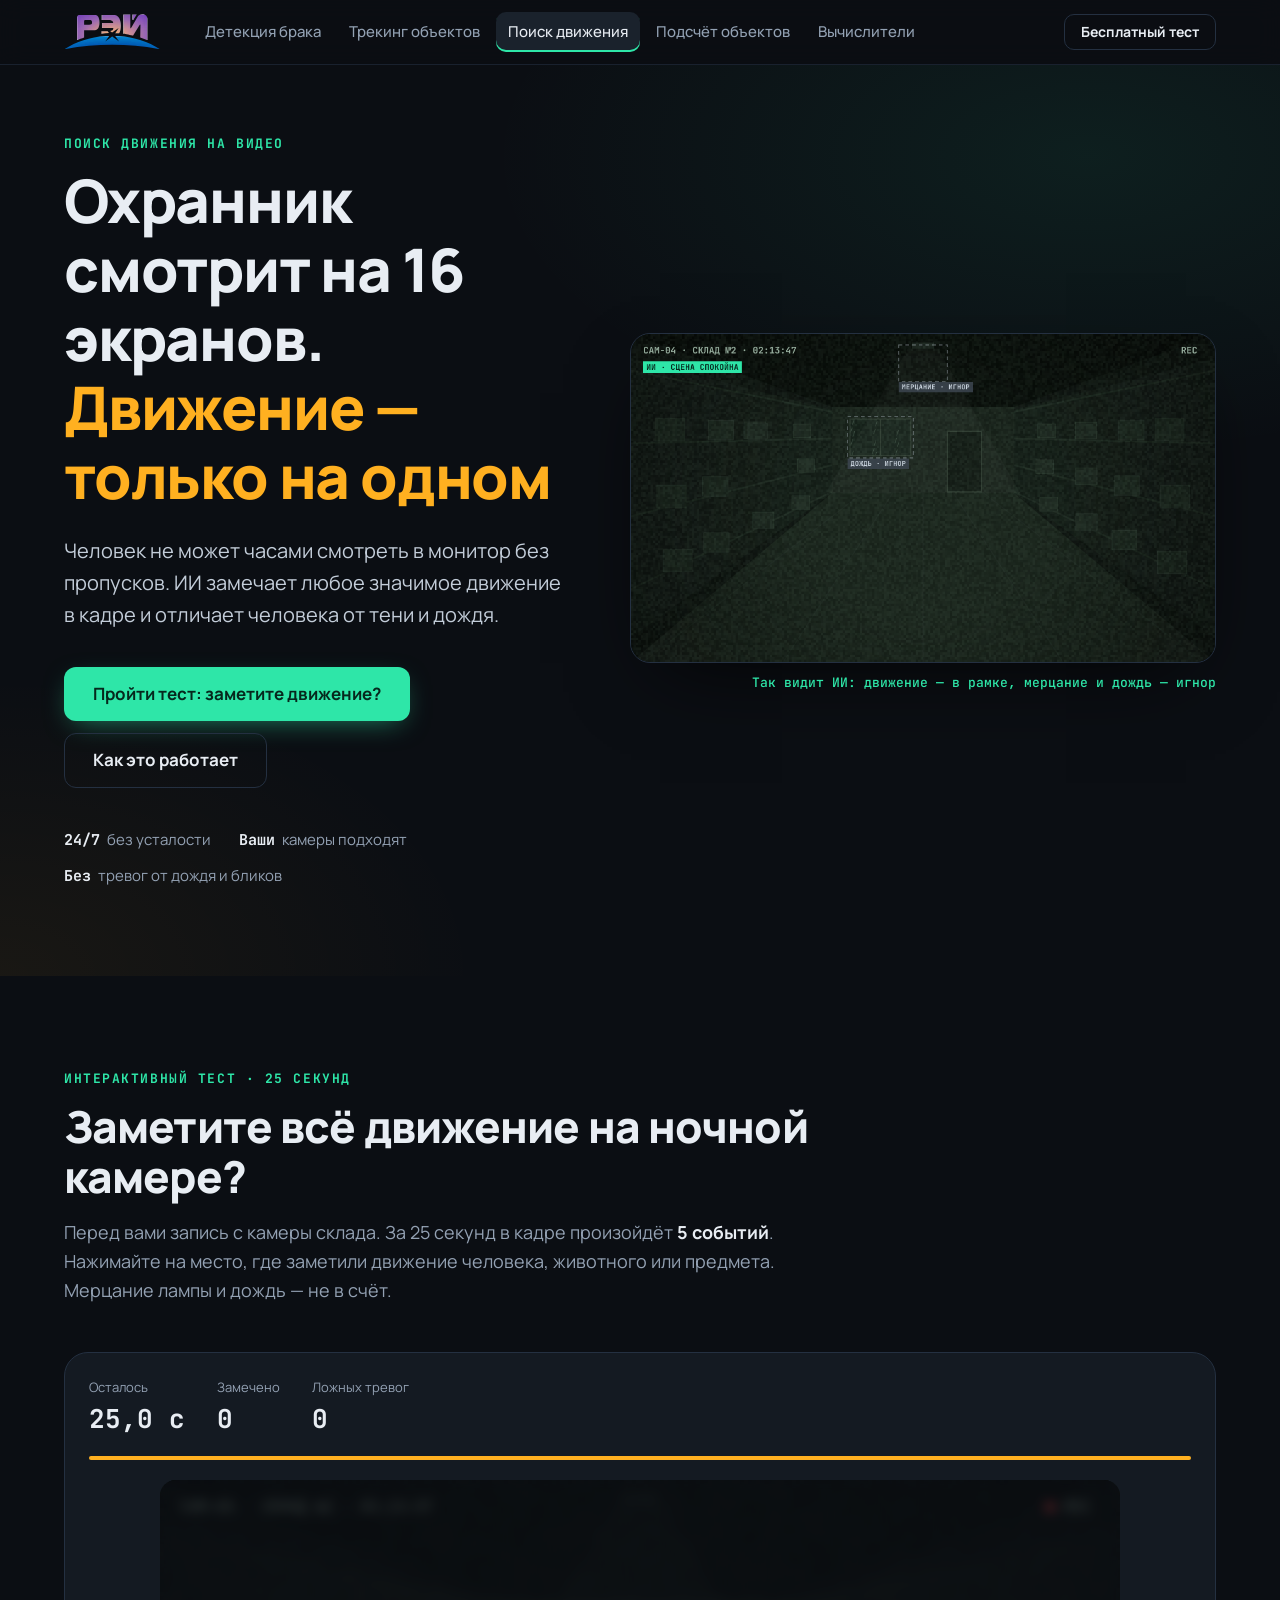
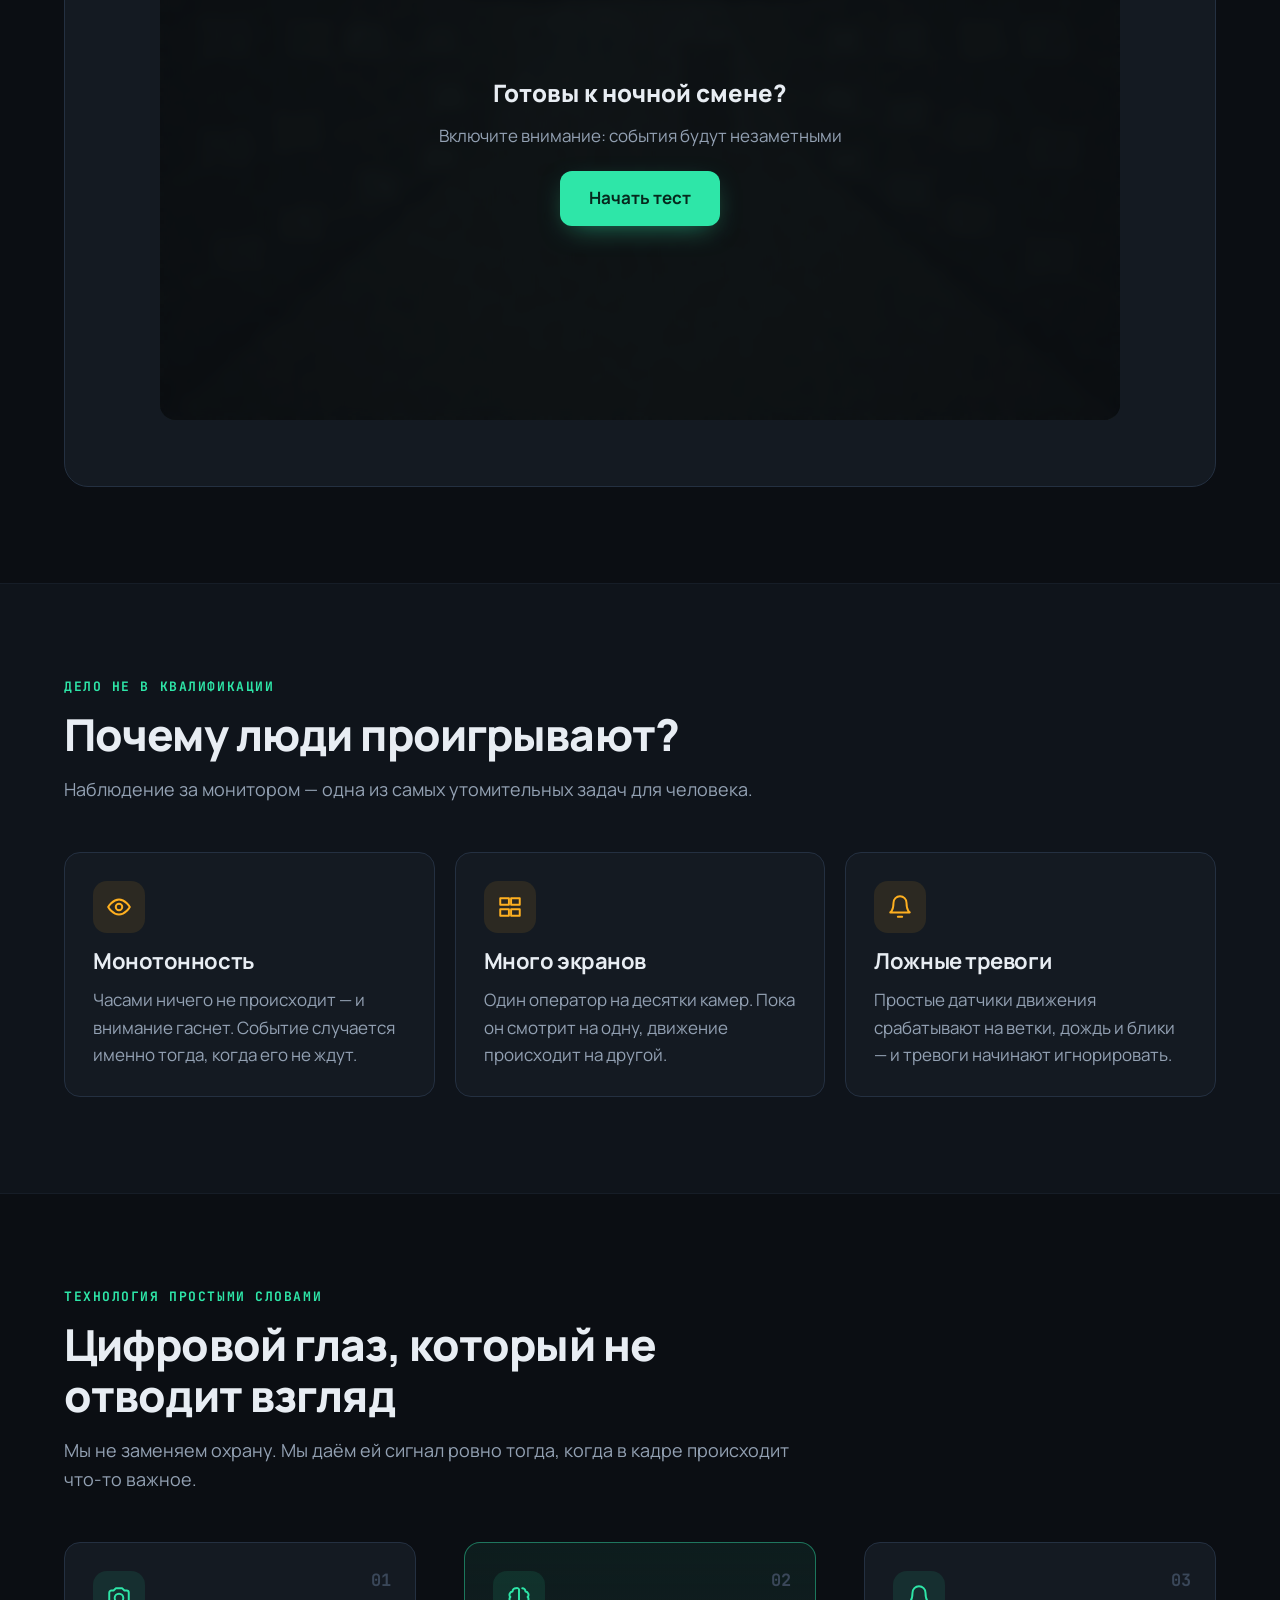
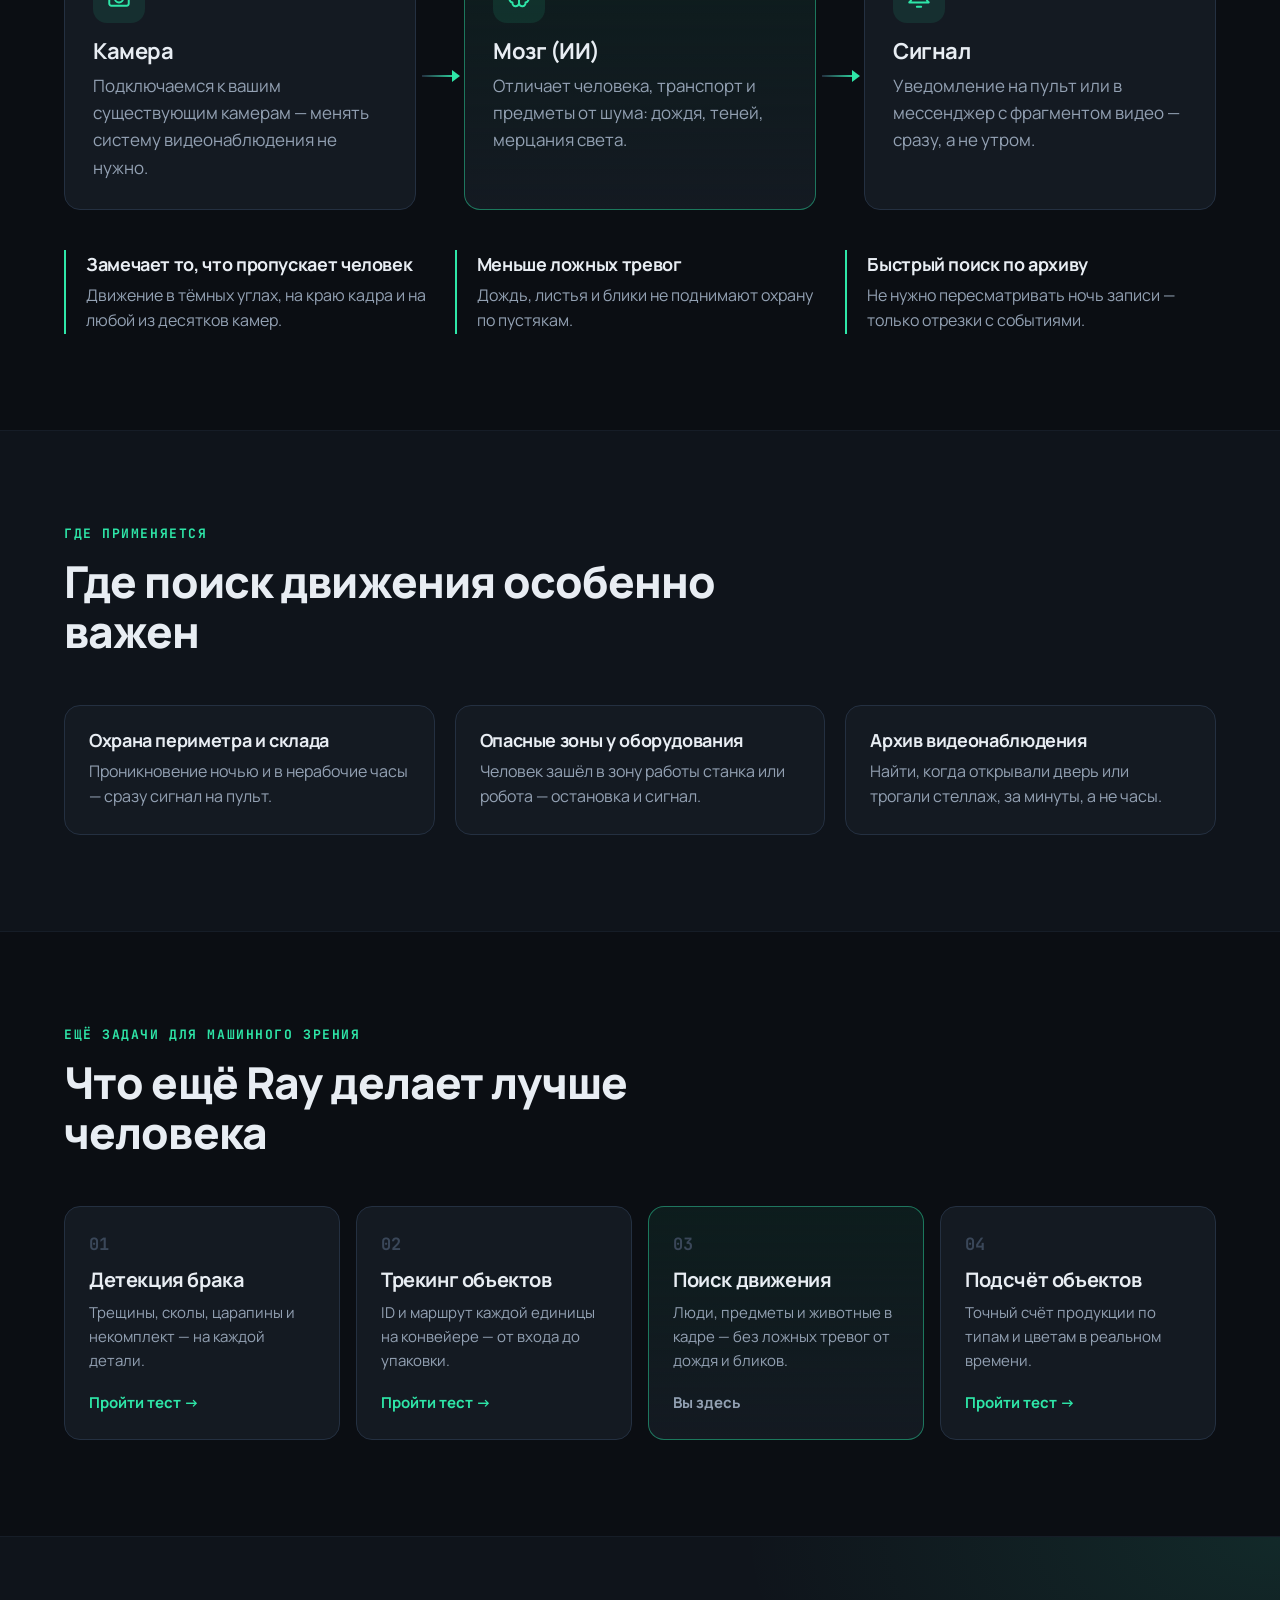
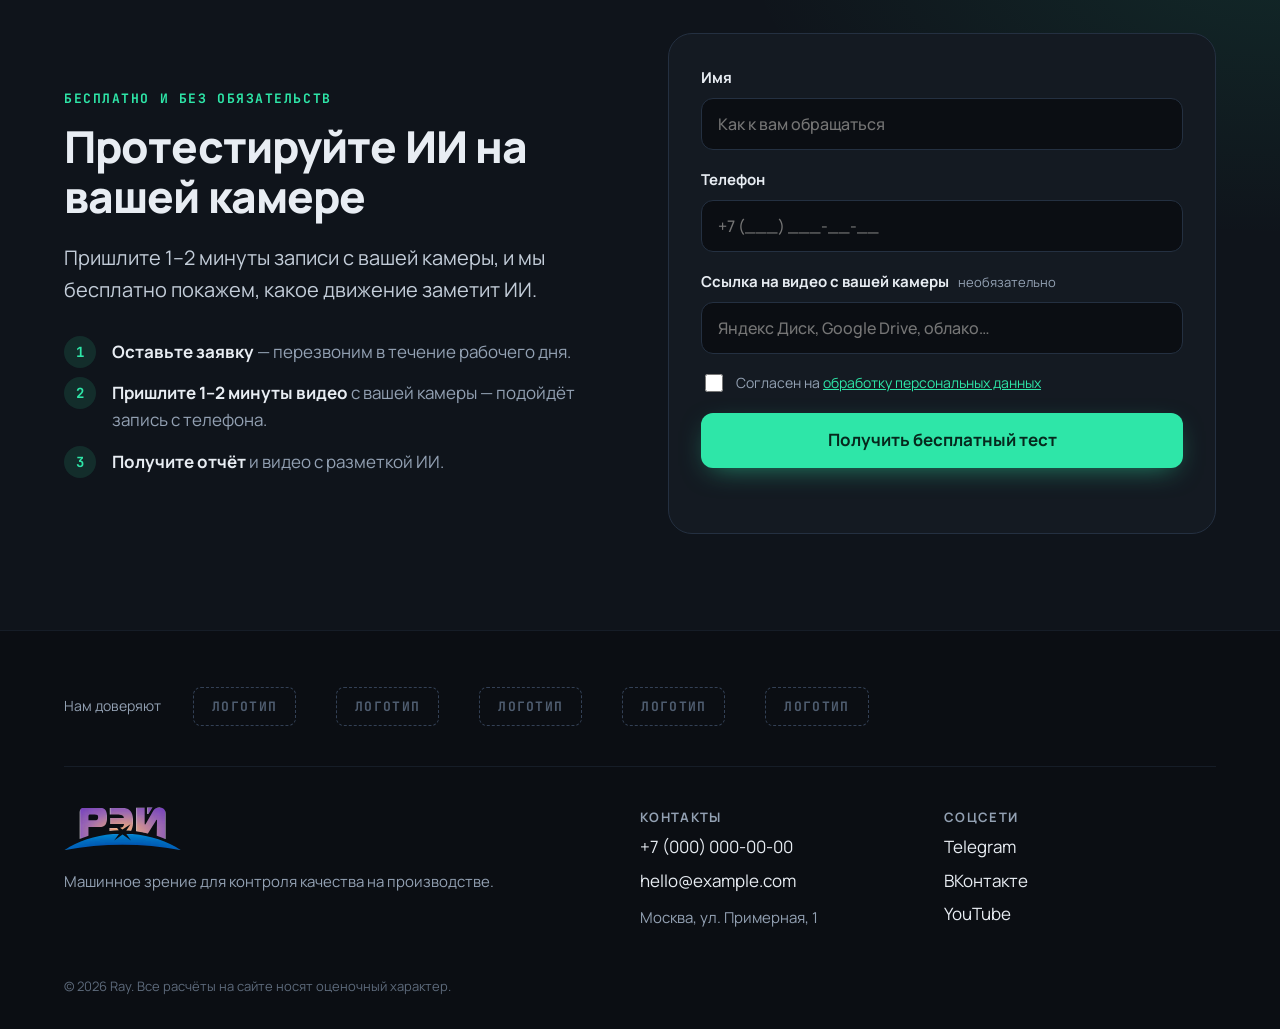
<file: motion.html>
<!doctype html>
<html lang="ru">
<head>
  <meta charset="utf-8">
  <meta name="viewport" content="width=device-width, initial-scale=1">
  <title>Ray — поиск движения на видео</title>
  <meta name="description" content="Ray замечает людей, предметы и животных на видео и не реагирует на дождь и мерцание света. Пройдите тест: заметите ли вы всё движение в кадре?">
  <meta property="og:title" content="Охранник смотрит на 16 экранов. Движение — только на одном">
  <meta property="og:description" content="Ray замечает людей, предметы и животных на видео и не реагирует на дождь и мерцание света. Пройдите тест: заметите ли вы всё движение в кадре?">
  <meta property="og:type" content="website">
  <meta name="theme-color" content="#0b0e13">
  <link rel="icon" href="data:image/svg+xml,%3Csvg xmlns='http://www.w3.org/2000/svg' viewBox='0 0 32 32'%3E%3Crect width='32' height='32' rx='8' fill='%230b0e13'/%3E%3Cpath d='M4 16c3-6 7.5-9 12-9s9 3 12 9c-3 6-7.5 9-12 9s-9-3-12-9z' fill='none' stroke='%232ee6a8' stroke-width='2.4'/%3E%3Ccircle cx='16' cy='16' r='4.5' fill='%232ee6a8'/%3E%3C/svg%3E">
  <link rel="preconnect" href="https://fonts.googleapis.com">
  <link rel="preconnect" href="https://fonts.gstatic.com" crossorigin>
  <link href="https://fonts.googleapis.com/css2?family=JetBrains+Mono:wght@500;700&family=Manrope:wght@400;500;700;800&display=swap" rel="stylesheet">
  <link rel="stylesheet" href="styles.css">
</head>
<body>

<header class="header" id="top">
  <div class="container header__inner">
    <a class="logo" href="index.html" aria-label="Ray — на главную">
      <img src="assets/ray_logo_rus.svg" alt="Ray" width="97" height="36">
    </a>
    <nav class="dirnav" aria-label="Направления">
      <a href="index.html">Детекция брака</a>
      <a href="tracking.html">Трекинг объектов</a>
      <a href="motion.html" aria-current="page">Поиск движения</a>
      <a href="counting.html">Подсчёт объектов</a>
      <a href="hardware.html">Вычислители</a>
    </nav>
    <a class="btn btn--sm btn--ghost header__cta" href="#form">Бесплатный тест</a>
  </div>
</header>

<main>

  <!-- 1. HERO -->
  <section class="hero">
    <div class="container hero__grid">
      <div class="hero__text">
        <p class="kicker">Поиск движения на видео</p>
        <h1>Охранник смотрит на 16 экранов. <em>Движение — только на одном</em></h1>
        <p class="lead">Человек не может часами смотреть в монитор без пропусков. ИИ замечает любое значимое движение в кадре и отличает человека от тени и дождя.</p>
        <div class="hero__cta">
          <a class="btn btn--primary btn--lg" href="#test">Пройти тест: заметите движение?</a>
          <a class="btn btn--ghost btn--lg" href="#how">Как это работает</a>
        </div>
        <ul class="hero__facts">
          <li><b>24/7</b> без усталости</li>
          <li><b>Ваши</b> камеры подходят</li>
          <li><b>Без</b> тревог от дождя и бликов</li>
        </ul>
      </div>
      <figure class="hero__visual" aria-label="Ночная камера на складе: ИИ выделяет движение рамками и игнорирует шум">
        <canvas id="hero-canvas" width="960" height="540" aria-hidden="true"></canvas>
        <figcaption class="hero__caption hero__caption--single"><span>Так видит ИИ: движение — в рамке, мерцание и дождь — игнор</span></figcaption>
      </figure>
    </div>
  </section>

  <!-- 2. ЧЕЛЛЕНДЖ -->
  <section class="section" id="test">
    <div class="container">
      <header class="section__head">
        <p class="kicker">Интерактивный тест · 25 секунд</p>
        <h2>Заметите всё движение на ночной камере?</h2>
        <p class="section__sub">Перед вами запись с камеры склада. За 25 секунд в кадре произойдёт <b>5 событий</b>. Нажимайте на место, где заметили движение человека, животного или предмета. Мерцание лампы и дождь — не в счёт.</p>
      </header>
      <div class="game" id="game">
        <div class="game__bar">
          <div class="stat"><span class="stat__label">Осталось</span><span class="stat__value mono" id="g-timer">25,0 с</span></div>
          <div class="stat"><span class="stat__label">Замечено</span><span class="stat__value mono" id="g-hits">0</span></div>
          <div class="stat"><span class="stat__label">Ложных тревог</span><span class="stat__value mono" id="g-false">0</span></div>
        </div>
        <div class="game__progress"><span id="g-progress"></span></div>
        <div class="stage" id="stage">
          <canvas id="g-canvas" width="960" height="540" aria-label="Запись с камеры склада"></canvas>
          <div class="board__start" id="g-start">
            <p class="board__start-title">Готовы к ночной смене?</p>
            <p class="board__start-sub">Включите внимание: события будут незаметными</p>
            <button class="btn btn--primary btn--lg" id="g-start-btn" type="button">Начать тест</button>
          </div>
        </div>
        <p class="status" id="g-status" aria-live="polite"></p>
        <div class="result" id="g-result" hidden aria-live="polite">
          <div class="result__score">
            <div class="score score--human"><span>Вы заметили</span><b class="mono" id="r-human">3/5</b></div>
            <div class="score score--ai"><span>ИИ заметил</span><b class="mono">5/5</b></div>
          </div>
          <p class="result__copy" id="r-copy"></p>
          <p class="result__extra" id="r-extra"></p>
          <ul class="timeline" id="r-timeline"></ul>
          <div class="result__cta">
            <a class="btn btn--primary" href="#form">Протестировать на моём видео</a>
            <button class="btn btn--ghost" id="g-again" type="button">Пройти ещё раз</button>
          </div>
        </div>
      </div>
    </div>
  </section>

  <!-- 3. БОЛИ -->
  <section class="section section--alt" id="why">
    <div class="container">
      <header class="section__head">
        <p class="kicker">Дело не в квалификации</p>
        <h2>Почему люди проигрывают?</h2>
        <p class="section__sub">Наблюдение за монитором — одна из самых утомительных задач для человека.</p>
      </header>
      <div class="cards3">
        <article class="pain">
          <div class="pain__icon"><svg viewBox="0 0 24 24" aria-hidden="true"><path d="M2 12s4-7 10-7 10 7 10 7-4 7-10 7S2 12 2 12z"/><circle cx="12" cy="12" r="3"/></svg></div>
          <h3>Монотонность</h3>
          <p>Часами ничего не происходит — и внимание гаснет. Событие случается именно тогда, когда его не ждут.</p>
        </article>
        <article class="pain">
          <div class="pain__icon"><svg viewBox="0 0 24 24" aria-hidden="true"><path d="M3 4h8v6H3zM13 4h8v6h-8zM3 14h8v6H3zM13 14h8v6h-8z"/></svg></div>
          <h3>Много экранов</h3>
          <p>Один оператор на десятки камер. Пока он смотрит на одну, движение происходит на другой.</p>
        </article>
        <article class="pain">
          <div class="pain__icon"><svg viewBox="0 0 24 24" aria-hidden="true"><path d="M6 8a6 6 0 1 1 12 0c0 7 3 9 3 9H3s3-2 3-9M10 21h4"/></svg></div>
          <h3>Ложные тревоги</h3>
          <p>Простые датчики движения срабатывают на ветки, дождь и блики — и тревоги начинают игнорировать.</p>
        </article>
      </div>
    </div>
  </section>

  <!-- 4. КАК РАБОТАЕТ -->
  <section class="section" id="how">
    <div class="container">
      <header class="section__head">
        <p class="kicker">Технология простыми словами</p>
        <h2>Цифровой глаз, который не отводит взгляд</h2>
        <p class="section__sub">Мы не заменяем охрану. Мы даём ей сигнал ровно тогда, когда в кадре происходит что-то важное.</p>
      </header>
      <ol class="flow">
        <li class="flow__step">
          <div class="flow__icon"><svg viewBox="0 0 24 24" aria-hidden="true"><path d="M3 8a2 2 0 0 1 2-2h2l2-2h6l2 2h2a2 2 0 0 1 2 2v10a2 2 0 0 1-2 2H5a2 2 0 0 1-2-2z"/><circle cx="12" cy="13" r="4"/></svg></div>
          <span class="flow__n mono">01</span>
          <h3>Камера</h3>
          <p>Подключаемся к вашим существующим камерам — менять систему видеонаблюдения не нужно.</p>
        </li>
        <li class="flow__arrow" aria-hidden="true"></li>
        <li class="flow__step flow__step--ai">
          <div class="flow__icon"><svg viewBox="0 0 24 24" aria-hidden="true"><path d="M9 4a3 3 0 0 0-3 3 3 3 0 0 0-2 5 3 3 0 0 0 2 5 3 3 0 0 0 6 1V5a2 2 0 0 0-3-1zM15 4a3 3 0 0 1 3 3 3 3 0 0 1 2 5 3 3 0 0 1-2 5 3 3 0 0 1-6 1"/></svg></div>
          <span class="flow__n mono">02</span>
          <h3>Мозг (ИИ)</h3>
          <p>Отличает человека, транспорт и предметы от шума: дождя, теней, мерцания света.</p>
        </li>
        <li class="flow__arrow" aria-hidden="true"></li>
        <li class="flow__step">
          <div class="flow__icon"><svg viewBox="0 0 24 24" aria-hidden="true"><path d="M6 8a6 6 0 1 1 12 0c0 7 3 9 3 9H3s3-2 3-9M10 21h4"/></svg></div>
          <span class="flow__n mono">03</span>
          <h3>Сигнал</h3>
          <p>Уведомление на пульт или в мессенджер с фрагментом видео — сразу, а не утром.</p>
        </li>
      </ol>
      <ul class="benefits">
        <li>
          <h3>Замечает то, что пропускает человек</h3>
          <p>Движение в тёмных углах, на краю кадра и на любой из десятков камер.</p>
        </li>
        <li>
          <h3>Меньше ложных тревог</h3>
          <p>Дождь, листья и блики не поднимают охрану по пустякам.</p>
        </li>
        <li>
          <h3>Быстрый поиск по архиву</h3>
          <p>Не нужно пересматривать ночь записи — только отрезки с событиями.</p>
        </li>
      </ul>
    </div>
  </section>

  <!-- 5. ГДЕ ПРИМЕНЯЕТСЯ -->
  <section class="section section--alt" id="uses">
    <div class="container">
      <header class="section__head">
        <p class="kicker">Где применяется</p>
        <h2>Где поиск движения особенно важен</h2>
      </header>
      <ul class="uses">
        <li>
          <h3>Охрана периметра и склада</h3>
          <p>Проникновение ночью и в нерабочие часы — сразу сигнал на пульт.</p>
        </li>
        <li>
          <h3>Опасные зоны у оборудования</h3>
          <p>Человек зашёл в зону работы станка или робота — остановка и сигнал.</p>
        </li>
        <li>
          <h3>Архив видеонаблюдения</h3>
          <p>Найти, когда открывали дверь или трогали стеллаж, за минуты, а не часы.</p>
        </li>
      </ul>
    </div>
  </section>

  <!-- Другие направления -->
  <section class="section" id="directions">
    <div class="container">
      <header class="section__head">
        <p class="kicker">Ещё задачи для машинного зрения</p>
        <h2>Что ещё Ray делает лучше человека</h2>
      </header>
      <div class="dirs">
        <a class="dir" href="index.html">
          <span class="dir__n mono">01</span><h3>Детекция брака</h3>
          <p>Трещины, сколы, царапины и некомплект — на каждой детали.</p><span class="dir__go">Пройти тест →</span>
        </a>
        <a class="dir" href="tracking.html">
          <span class="dir__n mono">02</span><h3>Трекинг объектов</h3>
          <p>ID и маршрут каждой единицы на конвейере — от входа до упаковки.</p><span class="dir__go">Пройти тест →</span>
        </a>
        <a class="dir is-current" href="motion.html">
          <span class="dir__n mono">03</span><h3>Поиск движения</h3>
          <p>Люди, предметы и животные в кадре — без ложных тревог от дождя и бликов.</p><span class="dir__go">Вы здесь</span>
        </a>
        <a class="dir" href="counting.html">
          <span class="dir__n mono">04</span><h3>Подсчёт объектов</h3>
          <p>Точный счёт продукции по типам и цветам в реальном времени.</p><span class="dir__go">Пройти тест →</span>
        </a>
      </div>
    </div>
  </section>

  <!-- 6. ФОРМА -->
  <section class="section section--cta" id="form">
    <div class="container form-grid">
      <div class="form-copy">
        <p class="kicker">Бесплатно и без обязательств</p>
        <h2>Протестируйте ИИ на вашей камере</h2>
        <p class="lead">Пришлите 1–2 минуты записи с вашей камеры, и мы бесплатно покажем, какое движение заметит ИИ.</p>
        <ol class="steps">
          <li><b>Оставьте заявку</b> — перезвоним в течение рабочего дня.</li>
          <li><b>Пришлите 1–2 минуты видео</b> с вашей камеры — подойдёт запись с телефона.</li>
          <li><b>Получите отчёт</b> и видео с разметкой ИИ.</li>
        </ol>
      </div>
      <form class="lead-form" id="lead-form" novalidate>
        <div class="field">
          <label for="f-name">Имя</label>
          <input id="f-name" name="name" type="text" autocomplete="name" required placeholder="Как к вам обращаться">
        </div>
        <div class="field">
          <label for="f-phone">Телефон</label>
          <input id="f-phone" name="phone" type="tel" autocomplete="tel" required placeholder="+7 (___) ___-__-__" inputmode="tel">
        </div>
        <div class="field">
          <label for="f-link">Ссылка на видео с вашей камеры <span class="opt">необязательно</span></label>
          <input id="f-link" name="link" type="url" placeholder="Яндекс Диск, Google Drive, облако…">
        </div>
        <input type="hidden" name="direction" value="Поиск движения">
        <label class="check">
          <input type="checkbox" name="consent" required>
          <span>Согласен на <a href="#" target="_blank" rel="noopener">обработку персональных данных</a></span>
        </label>
        <button class="btn btn--primary btn--lg btn--block" type="submit">Получить бесплатный тест</button>
        <p class="form-msg" id="f-msg" role="status"></p>
      </form>
    </div>
  </section>
</main>

<!-- 8. ФУТЕР -->
<footer class="footer">
  <div class="container">
    <div class="partners" aria-label="Партнёры и клиенты">
      <p>Нам доверяют</p>
      <ul>
        <li><span class="plogo">ЛОГОТИП</span></li>
        <li><span class="plogo">ЛОГОТИП</span></li>
        <li><span class="plogo">ЛОГОТИП</span></li>
        <li><span class="plogo">ЛОГОТИП</span></li>
        <li><span class="plogo">ЛОГОТИП</span></li>
      </ul>
    </div>
    <div class="footer__grid">
      <div>
        <a class="logo logo--footer" href="#top"><img src="assets/ray_logo_rus.svg" alt="Ray" width="118" height="44"></a>
        <p class="footer__muted">Машинное зрение для контроля качества на производстве.</p>
      </div>
      <div>
        <p class="footer__h">Контакты</p>
        <p><a href="tel:+70000000000">+7 (000) 000‑00‑00</a></p>
        <p><a href="mailto:hello@example.com">hello@example.com</a></p>
        <p class="footer__muted">Москва, ул. Примерная, 1</p>
      </div>
      <div>
        <p class="footer__h">Соцсети</p>
        <ul class="socials">
          <li><a href="#" aria-label="Telegram">Telegram</a></li>
          <li><a href="#" aria-label="ВКонтакте">ВКонтакте</a></li>
          <li><a href="#" aria-label="YouTube">YouTube</a></li>
        </ul>
      </div>
    </div>
    <p class="footer__copy">© <span id="year">2026</span> Ray. Все расчёты на сайте носят оценочный характер.</p>
  </div>
</footer>

<script src="common.js" defer></script>
<script src="motion.js" defer></script>
</body>
</html>
</file>
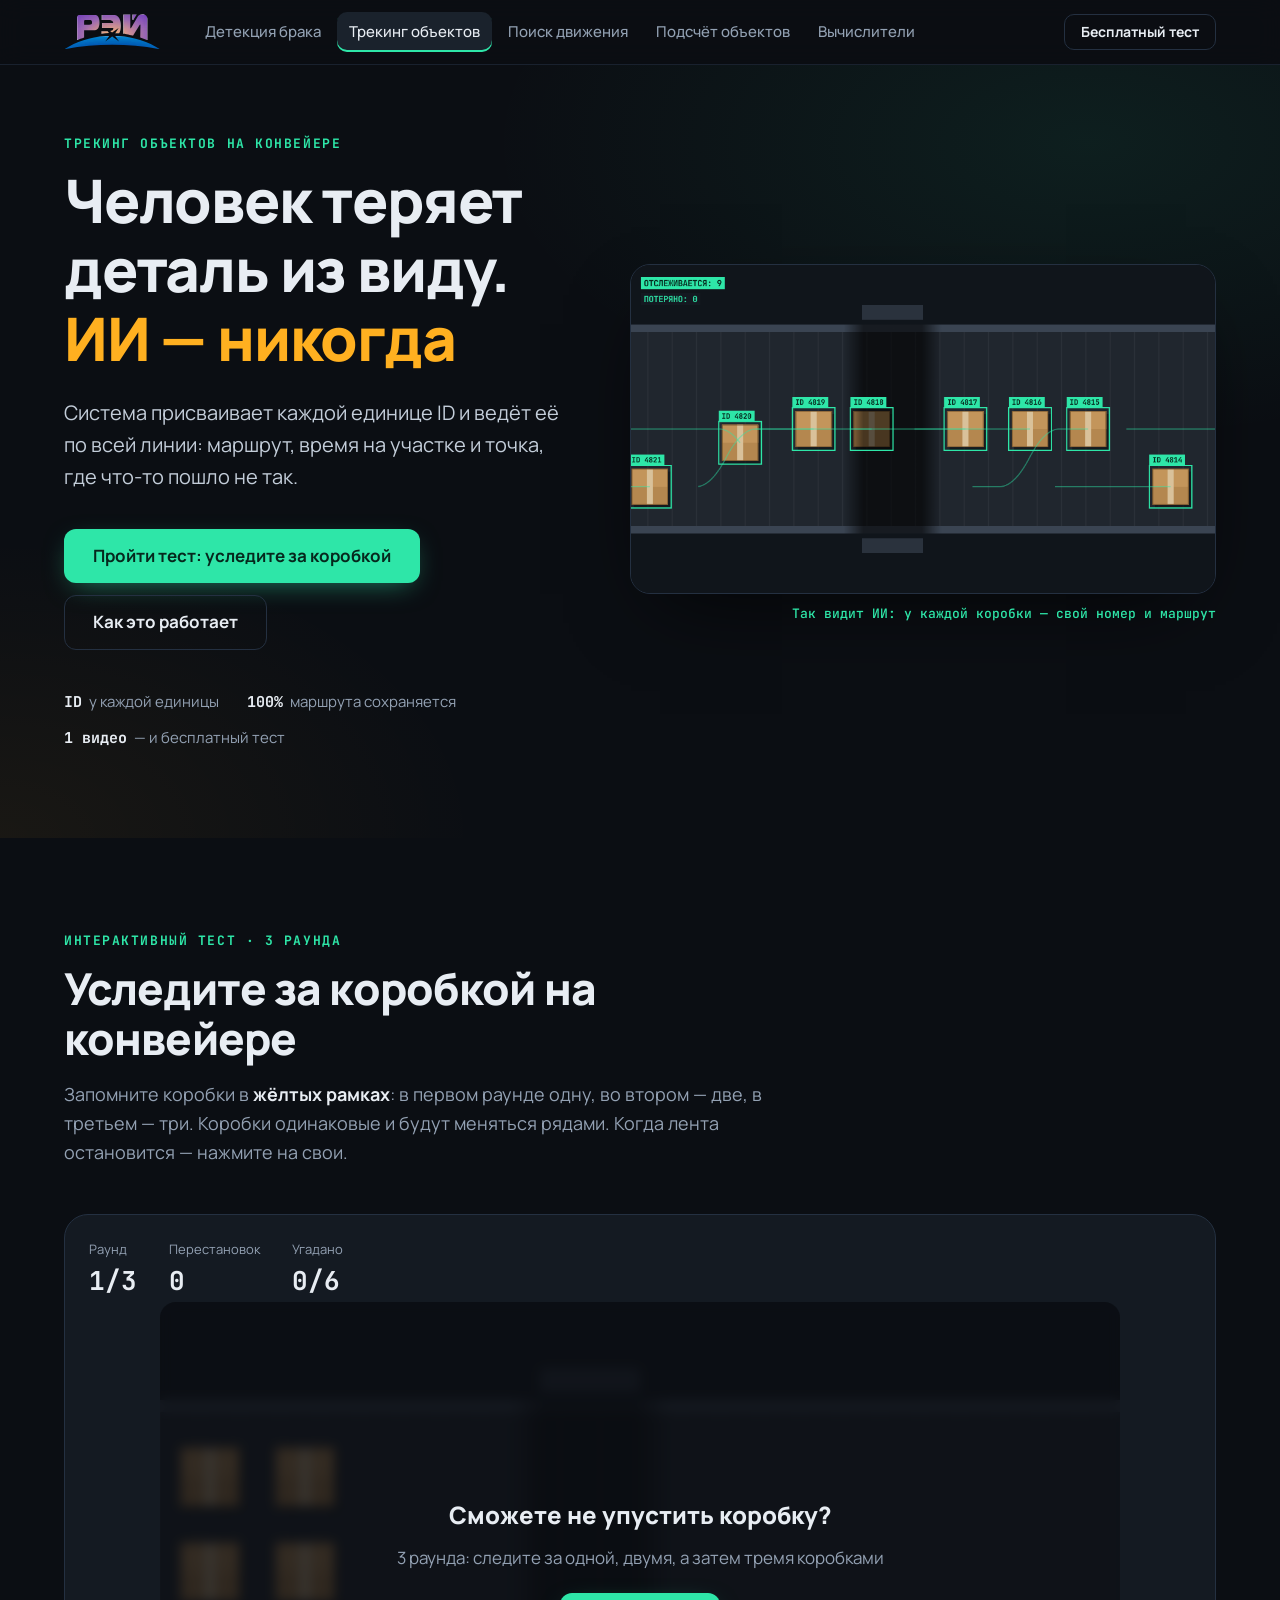
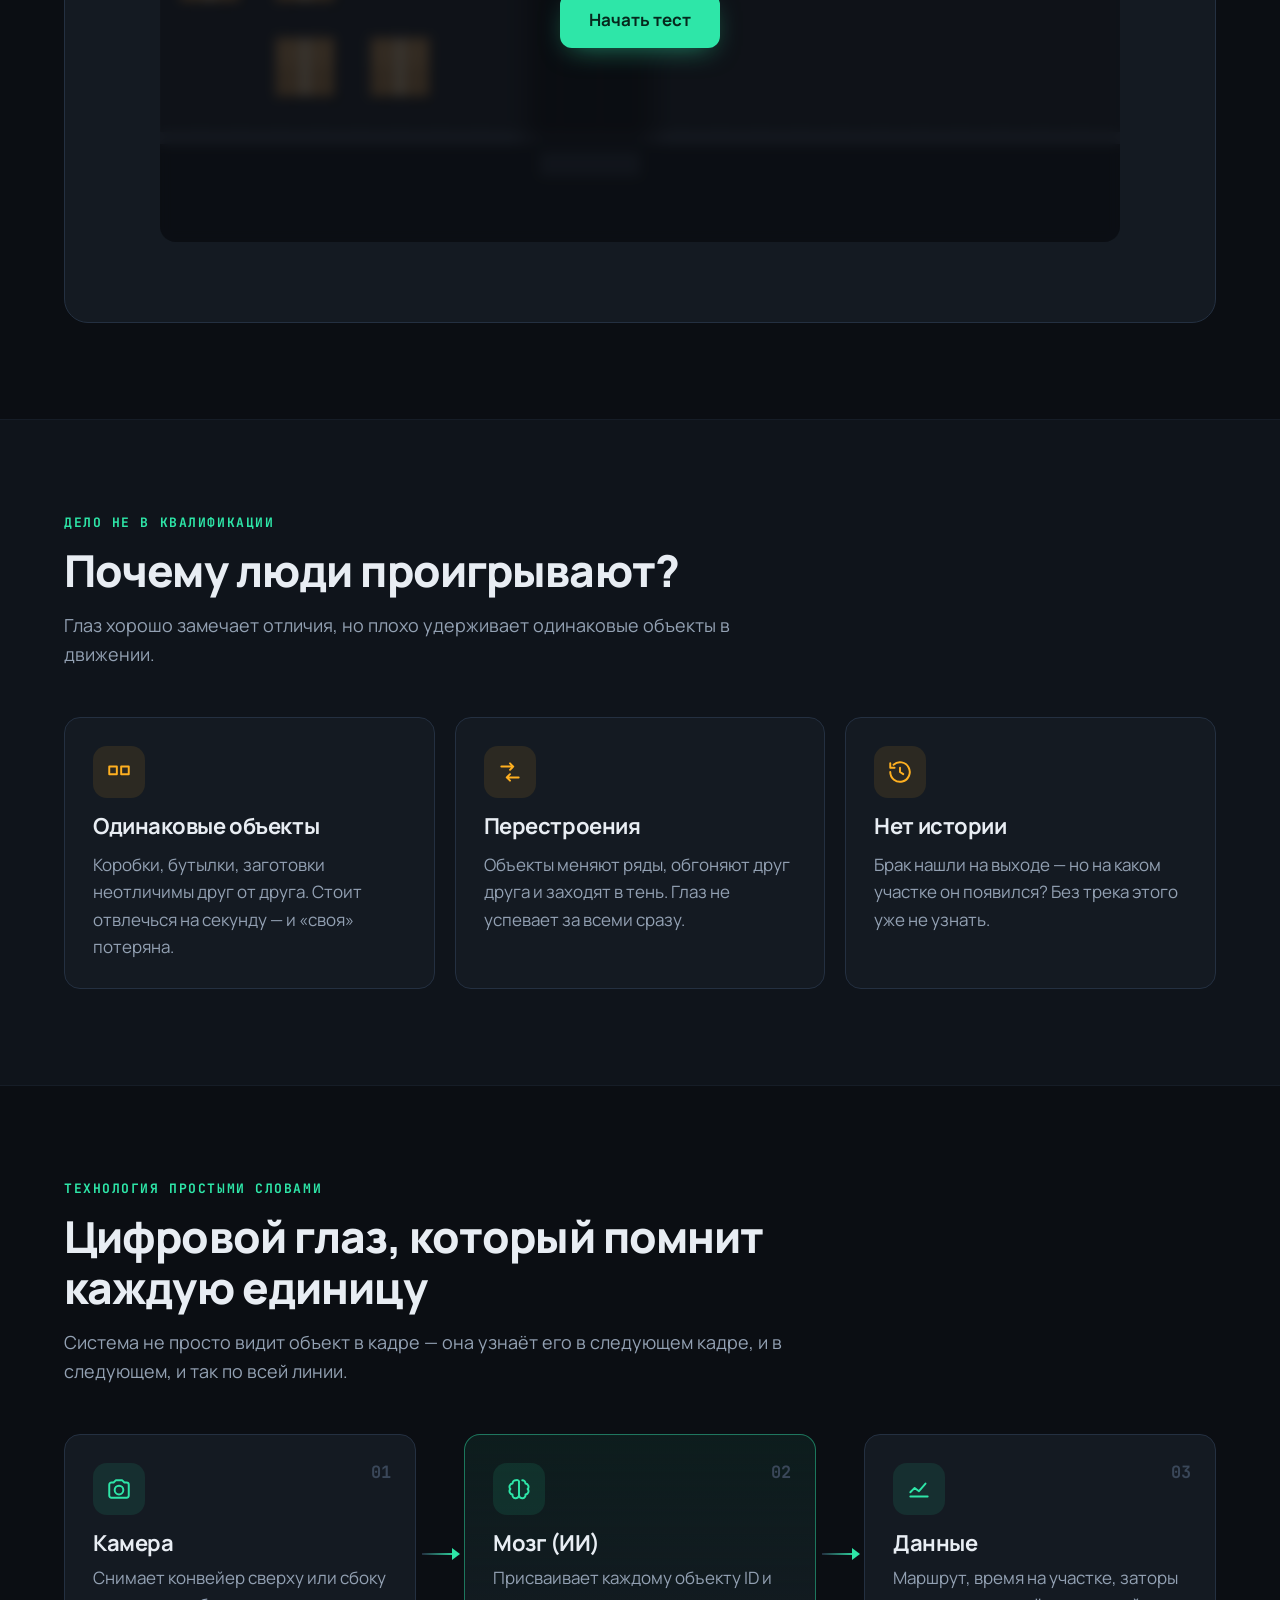
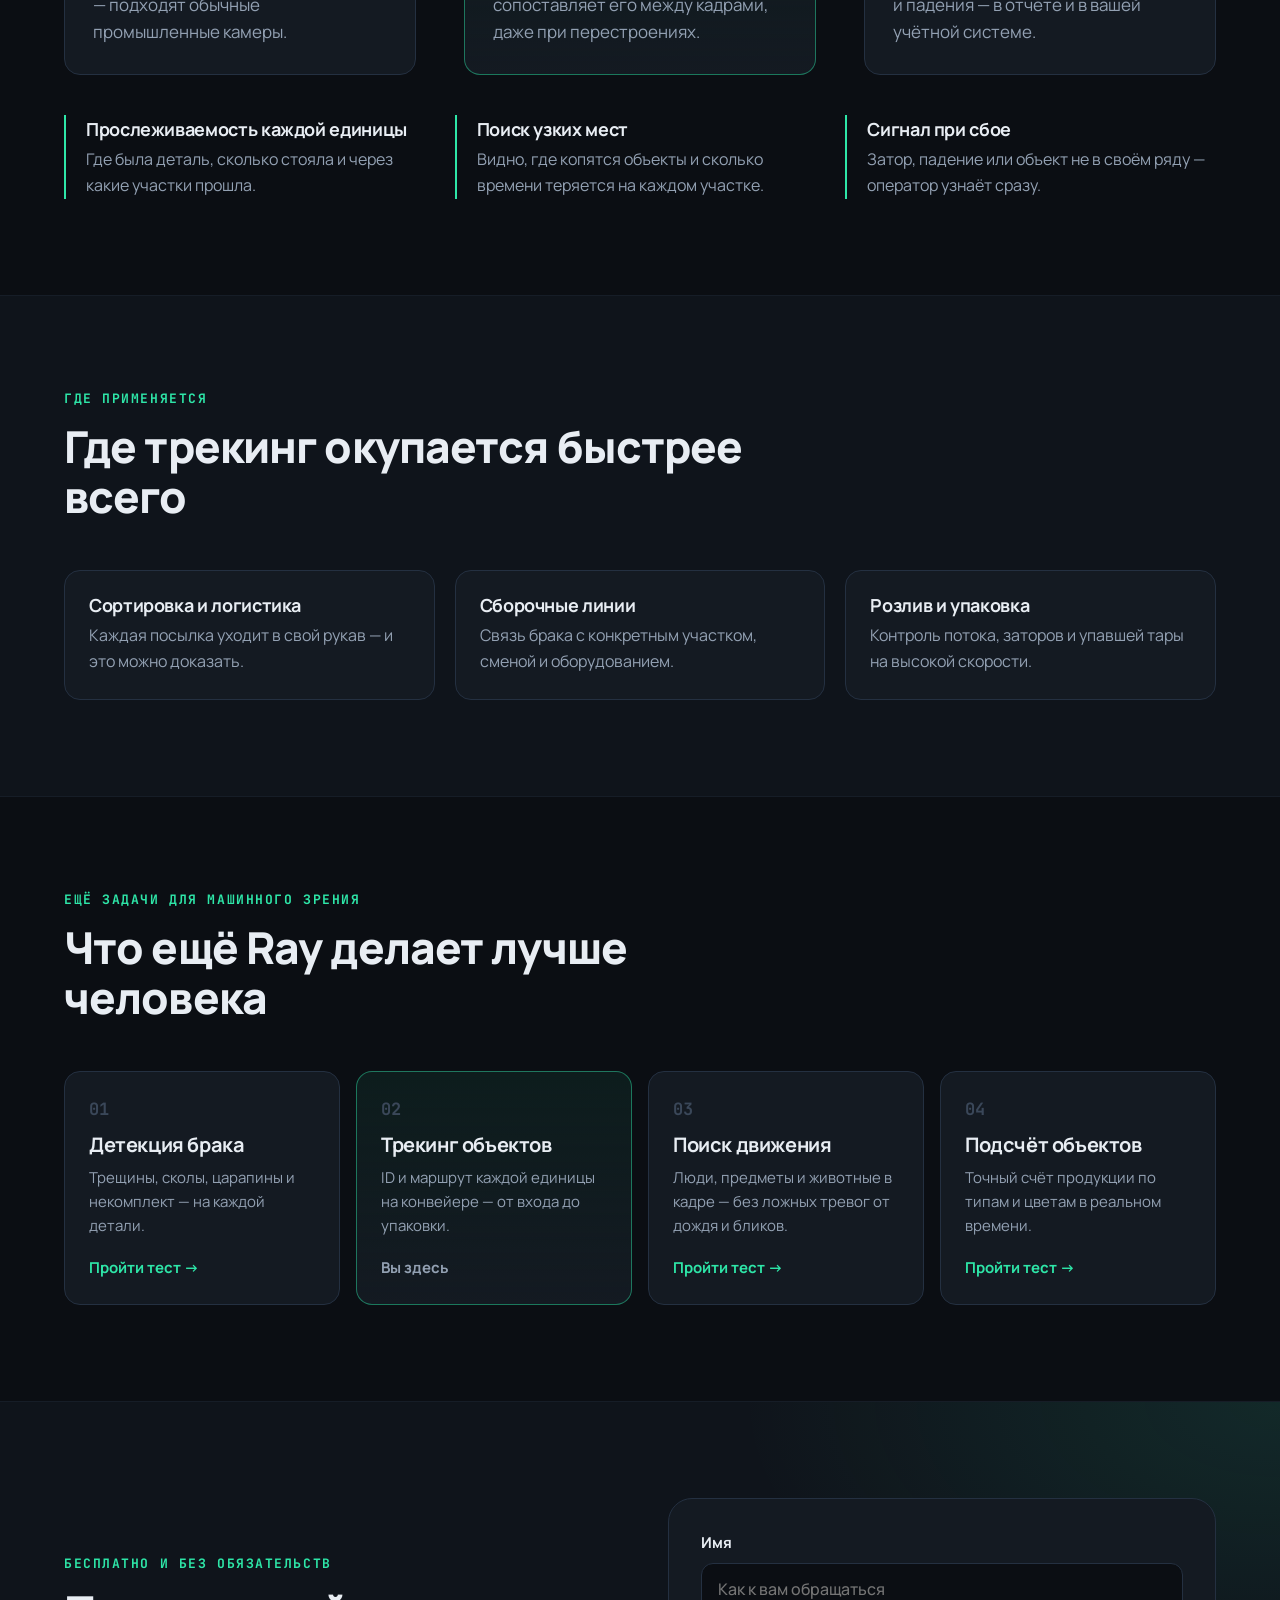
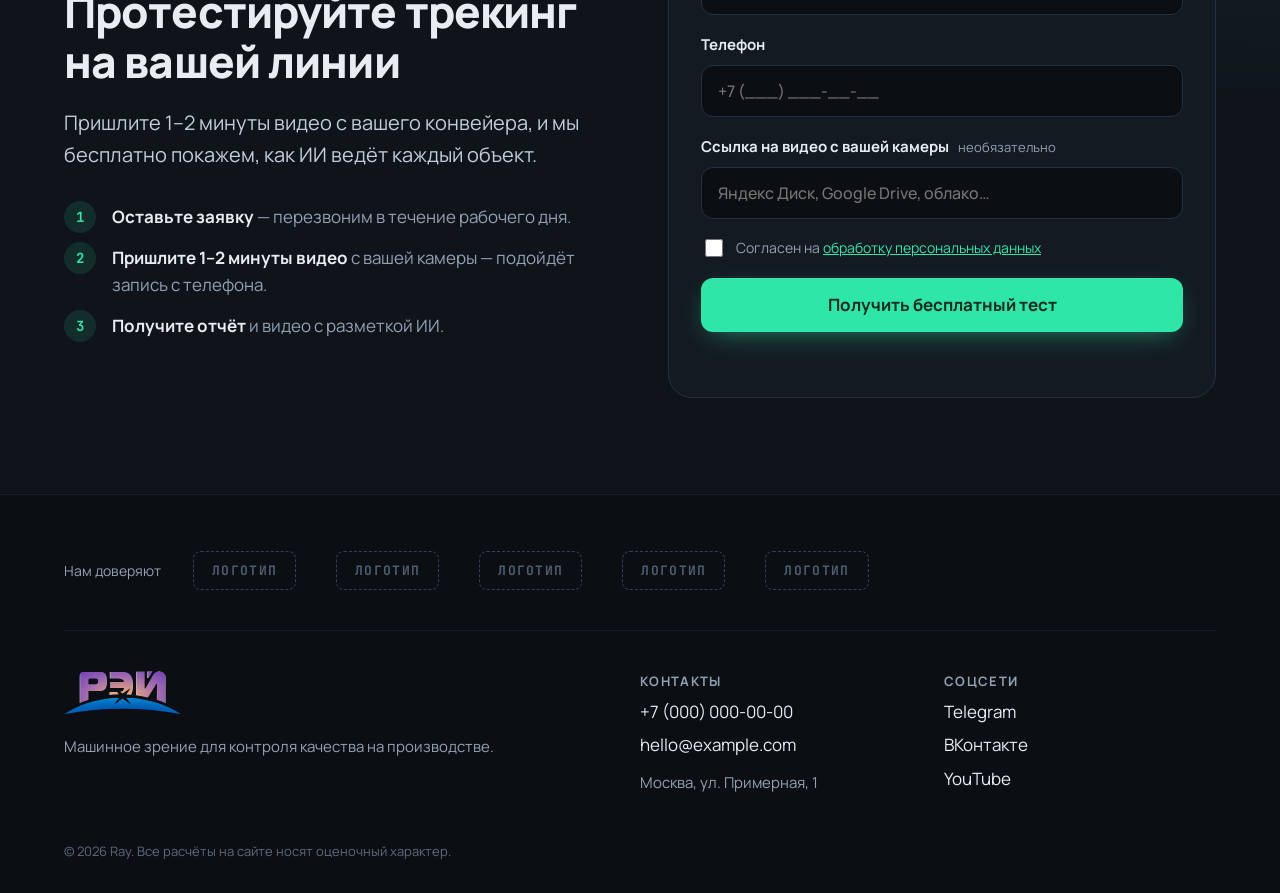
<file: tracking.html>
<!doctype html>
<html lang="ru">
<head>
  <meta charset="utf-8">
  <meta name="viewport" content="width=device-width, initial-scale=1">
  <title>Ray — трекинг объектов на конвейере</title>
  <meta name="description" content="Ray присваивает каждой единице на конвейере ID и ведёт её от входа до упаковки. Пройдите тест: уследите за коробкой лучше ИИ.">
  <meta property="og:title" content="Человек теряет деталь из виду. ИИ — никогда">
  <meta property="og:description" content="Ray присваивает каждой единице на конвейере ID и ведёт её от входа до упаковки. Пройдите тест: уследите за коробкой лучше ИИ.">
  <meta property="og:type" content="website">
  <meta name="theme-color" content="#0b0e13">
  <link rel="icon" href="data:image/svg+xml,%3Csvg xmlns='http://www.w3.org/2000/svg' viewBox='0 0 32 32'%3E%3Crect width='32' height='32' rx='8' fill='%230b0e13'/%3E%3Cpath d='M4 16c3-6 7.5-9 12-9s9 3 12 9c-3 6-7.5 9-12 9s-9-3-12-9z' fill='none' stroke='%232ee6a8' stroke-width='2.4'/%3E%3Ccircle cx='16' cy='16' r='4.5' fill='%232ee6a8'/%3E%3C/svg%3E">
  <link rel="preconnect" href="https://fonts.googleapis.com">
  <link rel="preconnect" href="https://fonts.gstatic.com" crossorigin>
  <link href="https://fonts.googleapis.com/css2?family=JetBrains+Mono:wght@500;700&family=Manrope:wght@400;500;700;800&display=swap" rel="stylesheet">
  <link rel="stylesheet" href="styles.css">
</head>
<body>

<header class="header" id="top">
  <div class="container header__inner">
    <a class="logo" href="index.html" aria-label="Ray — на главную">
      <img src="assets/ray_logo_rus.svg" alt="Ray" width="97" height="36">
    </a>
    <nav class="dirnav" aria-label="Направления">
      <a href="index.html">Детекция брака</a>
      <a href="tracking.html" aria-current="page">Трекинг объектов</a>
      <a href="motion.html">Поиск движения</a>
      <a href="counting.html">Подсчёт объектов</a>
      <a href="hardware.html">Вычислители</a>
    </nav>
    <a class="btn btn--sm btn--ghost header__cta" href="#form">Бесплатный тест</a>
  </div>
</header>

<main>

  <!-- 1. HERO -->
  <section class="hero">
    <div class="container hero__grid">
      <div class="hero__text">
        <p class="kicker">Трекинг объектов на конвейере</p>
        <h1>Человек теряет деталь из виду. <em>ИИ — никогда</em></h1>
        <p class="lead">Система присваивает каждой единице ID и ведёт её по всей линии: маршрут, время на участке и точка, где что-то пошло не так.</p>
        <div class="hero__cta">
          <a class="btn btn--primary btn--lg" href="#test">Пройти тест: уследите за коробкой</a>
          <a class="btn btn--ghost btn--lg" href="#how">Как это работает</a>
        </div>
        <ul class="hero__facts">
          <li><b>ID</b> у каждой единицы</li>
          <li><b>100%</b> маршрута сохраняется</li>
          <li><b>1 видео</b> — и бесплатный тест</li>
        </ul>
      </div>
      <figure class="hero__visual" aria-label="Конвейер с коробками: ИИ присваивает каждой ID и рисует её траекторию">
        <canvas id="hero-canvas" width="960" height="540" aria-hidden="true"></canvas>
        <figcaption class="hero__caption hero__caption--single"><span>Так видит ИИ: у каждой коробки — свой номер и маршрут</span></figcaption>
      </figure>
    </div>
  </section>

  <!-- 2. ЧЕЛЛЕНДЖ -->
  <section class="section" id="test">
    <div class="container">
      <header class="section__head">
        <p class="kicker">Интерактивный тест · 3 раунда</p>
        <h2>Уследите за коробкой на конвейере</h2>
        <p class="section__sub">Запомните коробки в <b>жёлтых рамках</b>: в первом раунде одну, во втором — две, в третьем — три. Коробки одинаковые и будут меняться рядами. Когда лента остановится — нажмите на свои.</p>
      </header>
      <div class="game" id="game">
        <div class="game__bar">
          <div class="stat"><span class="stat__label">Раунд</span><span class="stat__value mono" id="g-round">1/3</span></div>
          <div class="stat"><span class="stat__label">Перестановок</span><span class="stat__value mono" id="g-swaps">0</span></div>
          <div class="stat"><span class="stat__label">Угадано</span><span class="stat__value mono" id="g-score">0/6</span></div>
        </div>
        <div class="stage" id="stage">
          <canvas id="g-canvas" width="960" height="540" aria-label="Конвейер с коробками"></canvas>
          <div class="board__start" id="g-start">
            <p class="board__start-title">Сможете не упустить коробку?</p>
            <p class="board__start-sub">3 раунда: следите за одной, двумя, а затем тремя коробками</p>
            <button class="btn btn--primary btn--lg" id="g-start-btn" type="button">Начать тест</button>
          </div>
        </div>
        <p class="status" id="g-status" aria-live="polite"></p>
        <div class="game__actions"><button class="btn btn--primary" id="g-next" type="button" hidden>Следующий раунд →</button></div>
        <div class="result" id="g-result" hidden aria-live="polite">
          <div class="result__score">
            <div class="score score--human"><span>Ваш результат</span><b class="mono" id="r-human">4/6</b></div>
            <div class="score score--ai"><span>Результат ИИ</span><b class="mono">6/6</b></div>
          </div>
          <p class="result__copy" id="r-copy"></p>
          <p class="result__extra" id="r-extra"></p>
          <div class="result__cta">
            <a class="btn btn--primary" href="#form">Протестировать на моём видео</a>
            <button class="btn btn--ghost" id="g-again" type="button">Пройти ещё раз</button>
          </div>
        </div>
      </div>
    </div>
  </section>

  <!-- 3. БОЛИ -->
  <section class="section section--alt" id="why">
    <div class="container">
      <header class="section__head">
        <p class="kicker">Дело не в квалификации</p>
        <h2>Почему люди проигрывают?</h2>
        <p class="section__sub">Глаз хорошо замечает отличия, но плохо удерживает одинаковые объекты в движении.</p>
      </header>
      <div class="cards3">
        <article class="pain">
          <div class="pain__icon"><svg viewBox="0 0 24 24" aria-hidden="true"><path d="M3 7h7v7H3zM14 7h7v7h-7z"/></svg></div>
          <h3>Одинаковые объекты</h3>
          <p>Коробки, бутылки, заготовки неотличимы друг от друга. Стоит отвлечься на секунду — и «своя» потеряна.</p>
        </article>
        <article class="pain">
          <div class="pain__icon"><svg viewBox="0 0 24 24" aria-hidden="true"><path d="M4 7h11M12 4l3 3-3 3M20 17H9M12 14l-3 3 3 3"/></svg></div>
          <h3>Перестроения</h3>
          <p>Объекты меняют ряды, обгоняют друг друга и заходят в тень. Глаз не успевает за всеми сразу.</p>
        </article>
        <article class="pain">
          <div class="pain__icon"><svg viewBox="0 0 24 24" aria-hidden="true"><path d="M3 12a9 9 0 1 0 3-6.7M3 4v4h4M12 8v4l3 2"/></svg></div>
          <h3>Нет истории</h3>
          <p>Брак нашли на выходе — но на каком участке он появился? Без трека этого уже не узнать.</p>
        </article>
      </div>
    </div>
  </section>

  <!-- 4. КАК РАБОТАЕТ -->
  <section class="section" id="how">
    <div class="container">
      <header class="section__head">
        <p class="kicker">Технология простыми словами</p>
        <h2>Цифровой глаз, который помнит каждую единицу</h2>
        <p class="section__sub">Система не просто видит объект в кадре — она узнаёт его в следующем кадре, и в следующем, и так по всей линии.</p>
      </header>
      <ol class="flow">
        <li class="flow__step">
          <div class="flow__icon"><svg viewBox="0 0 24 24" aria-hidden="true"><path d="M3 8a2 2 0 0 1 2-2h2l2-2h6l2 2h2a2 2 0 0 1 2 2v10a2 2 0 0 1-2 2H5a2 2 0 0 1-2-2z"/><circle cx="12" cy="13" r="4"/></svg></div>
          <span class="flow__n mono">01</span>
          <h3>Камера</h3>
          <p>Снимает конвейер сверху или сбоку — подходят обычные промышленные камеры.</p>
        </li>
        <li class="flow__arrow" aria-hidden="true"></li>
        <li class="flow__step flow__step--ai">
          <div class="flow__icon"><svg viewBox="0 0 24 24" aria-hidden="true"><path d="M9 4a3 3 0 0 0-3 3 3 3 0 0 0-2 5 3 3 0 0 0 2 5 3 3 0 0 0 6 1V5a2 2 0 0 0-3-1zM15 4a3 3 0 0 1 3 3 3 3 0 0 1 2 5 3 3 0 0 1-2 5 3 3 0 0 1-6 1"/></svg></div>
          <span class="flow__n mono">02</span>
          <h3>Мозг (ИИ)</h3>
          <p>Присваивает каждому объекту ID и сопоставляет его между кадрами, даже при перестроениях.</p>
        </li>
        <li class="flow__arrow" aria-hidden="true"></li>
        <li class="flow__step">
          <div class="flow__icon"><svg viewBox="0 0 24 24" aria-hidden="true"><path d="M4 19h16M4 15l4-4 4 3 6-7"/></svg></div>
          <span class="flow__n mono">03</span>
          <h3>Данные</h3>
          <p>Маршрут, время на участке, заторы и падения — в отчёте и в вашей учётной системе.</p>
        </li>
      </ol>
      <ul class="benefits">
        <li>
          <h3>Прослеживаемость каждой единицы</h3>
          <p>Где была деталь, сколько стояла и через какие участки прошла.</p>
        </li>
        <li>
          <h3>Поиск узких мест</h3>
          <p>Видно, где копятся объекты и сколько времени теряется на каждом участке.</p>
        </li>
        <li>
          <h3>Сигнал при сбое</h3>
          <p>Затор, падение или объект не в своём ряду — оператор узнаёт сразу.</p>
        </li>
      </ul>
    </div>
  </section>

  <!-- 5. ГДЕ ПРИМЕНЯЕТСЯ -->
  <section class="section section--alt" id="uses">
    <div class="container">
      <header class="section__head">
        <p class="kicker">Где применяется</p>
        <h2>Где трекинг окупается быстрее всего</h2>
      </header>
      <ul class="uses">
        <li>
          <h3>Сортировка и логистика</h3>
          <p>Каждая посылка уходит в свой рукав — и это можно доказать.</p>
        </li>
        <li>
          <h3>Сборочные линии</h3>
          <p>Связь брака с конкретным участком, сменой и оборудованием.</p>
        </li>
        <li>
          <h3>Розлив и упаковка</h3>
          <p>Контроль потока, заторов и упавшей тары на высокой скорости.</p>
        </li>
      </ul>
    </div>
  </section>

  <!-- Другие направления -->
  <section class="section" id="directions">
    <div class="container">
      <header class="section__head">
        <p class="kicker">Ещё задачи для машинного зрения</p>
        <h2>Что ещё Ray делает лучше человека</h2>
      </header>
      <div class="dirs">
        <a class="dir" href="index.html">
          <span class="dir__n mono">01</span><h3>Детекция брака</h3>
          <p>Трещины, сколы, царапины и некомплект — на каждой детали.</p><span class="dir__go">Пройти тест →</span>
        </a>
        <a class="dir is-current" href="tracking.html">
          <span class="dir__n mono">02</span><h3>Трекинг объектов</h3>
          <p>ID и маршрут каждой единицы на конвейере — от входа до упаковки.</p><span class="dir__go">Вы здесь</span>
        </a>
        <a class="dir" href="motion.html">
          <span class="dir__n mono">03</span><h3>Поиск движения</h3>
          <p>Люди, предметы и животные в кадре — без ложных тревог от дождя и бликов.</p><span class="dir__go">Пройти тест →</span>
        </a>
        <a class="dir" href="counting.html">
          <span class="dir__n mono">04</span><h3>Подсчёт объектов</h3>
          <p>Точный счёт продукции по типам и цветам в реальном времени.</p><span class="dir__go">Пройти тест →</span>
        </a>
      </div>
    </div>
  </section>

  <!-- 6. ФОРМА -->
  <section class="section section--cta" id="form">
    <div class="container form-grid">
      <div class="form-copy">
        <p class="kicker">Бесплатно и без обязательств</p>
        <h2>Протестируйте трекинг на вашей линии</h2>
        <p class="lead">Пришлите 1–2 минуты видео с вашего конвейера, и мы бесплатно покажем, как ИИ ведёт каждый объект.</p>
        <ol class="steps">
          <li><b>Оставьте заявку</b> — перезвоним в течение рабочего дня.</li>
          <li><b>Пришлите 1–2 минуты видео</b> с вашей камеры — подойдёт запись с телефона.</li>
          <li><b>Получите отчёт</b> и видео с разметкой ИИ.</li>
        </ol>
      </div>
      <form class="lead-form" id="lead-form" novalidate>
        <div class="field">
          <label for="f-name">Имя</label>
          <input id="f-name" name="name" type="text" autocomplete="name" required placeholder="Как к вам обращаться">
        </div>
        <div class="field">
          <label for="f-phone">Телефон</label>
          <input id="f-phone" name="phone" type="tel" autocomplete="tel" required placeholder="+7 (___) ___-__-__" inputmode="tel">
        </div>
        <div class="field">
          <label for="f-link">Ссылка на видео с вашей камеры <span class="opt">необязательно</span></label>
          <input id="f-link" name="link" type="url" placeholder="Яндекс Диск, Google Drive, облако…">
        </div>
        <input type="hidden" name="direction" value="Трекинг объектов">
        <label class="check">
          <input type="checkbox" name="consent" required>
          <span>Согласен на <a href="#" target="_blank" rel="noopener">обработку персональных данных</a></span>
        </label>
        <button class="btn btn--primary btn--lg btn--block" type="submit">Получить бесплатный тест</button>
        <p class="form-msg" id="f-msg" role="status"></p>
      </form>
    </div>
  </section>
</main>

<!-- 8. ФУТЕР -->
<footer class="footer">
  <div class="container">
    <div class="partners" aria-label="Партнёры и клиенты">
      <p>Нам доверяют</p>
      <ul>
        <li><span class="plogo">ЛОГОТИП</span></li>
        <li><span class="plogo">ЛОГОТИП</span></li>
        <li><span class="plogo">ЛОГОТИП</span></li>
        <li><span class="plogo">ЛОГОТИП</span></li>
        <li><span class="plogo">ЛОГОТИП</span></li>
      </ul>
    </div>
    <div class="footer__grid">
      <div>
        <a class="logo logo--footer" href="#top"><img src="assets/ray_logo_rus.svg" alt="Ray" width="118" height="44"></a>
        <p class="footer__muted">Машинное зрение для контроля качества на производстве.</p>
      </div>
      <div>
        <p class="footer__h">Контакты</p>
        <p><a href="tel:+70000000000">+7 (000) 000‑00‑00</a></p>
        <p><a href="mailto:hello@example.com">hello@example.com</a></p>
        <p class="footer__muted">Москва, ул. Примерная, 1</p>
      </div>
      <div>
        <p class="footer__h">Соцсети</p>
        <ul class="socials">
          <li><a href="#" aria-label="Telegram">Telegram</a></li>
          <li><a href="#" aria-label="ВКонтакте">ВКонтакте</a></li>
          <li><a href="#" aria-label="YouTube">YouTube</a></li>
        </ul>
      </div>
    </div>
    <p class="footer__copy">© <span id="year">2026</span> Ray. Все расчёты на сайте носят оценочный характер.</p>
  </div>
</footer>

<script src="common.js" defer></script>
<script src="tracking.js" defer></script>
</body>
</html>
</file>
<file: styles.css>
:root {
  --bg: #0b0e13;
  --bg-alt: #0f141b;
  --card: #141a22;
  --card-2: #1a222c;
  --line: #243041;
  --text: #e8edf3;
  --muted: #93a1b3;
  --amber: #ffb020;
  --red: #ff4d4f;
  --ai: #2ee6a8;
  --ai-ink: #06281d;
  --cell: #151b23;
  --radius: 16px;
  --font: "Manrope", system-ui, -apple-system, "Segoe UI", Roboto, sans-serif;
  --mono: "JetBrains Mono", ui-monospace, Consolas, monospace;
}

*, *::before, *::after { box-sizing: border-box; }
html { scroll-behavior: smooth; }
body {
  margin: 0;
  background: var(--bg);
  color: var(--text);
  font: 400 17px/1.6 var(--font);
  -webkit-font-smoothing: antialiased;
}
img, svg { display: block; max-width: 100%; }
a { color: var(--ai); }
h1, h2, h3 { line-height: 1.15; margin: 0; letter-spacing: -0.02em; }
p { margin: 0; }
[hidden] { display: none !important; }
.mono, .svg-mono { font-family: var(--mono); }
section[id] { scroll-margin-top: 72px; }

.container { width: 100%; max-width: 1200px; margin: 0 auto; padding: 0 24px; }

/* ---------- Buttons ---------- */
.btn {
  display: inline-flex; align-items: center; justify-content: center; gap: 8px;
  padding: 12px 22px; border-radius: 12px; border: 1px solid transparent;
  font: 700 16px/1.2 var(--font); text-decoration: none; cursor: pointer;
  transition: transform .15s, background .15s, border-color .15s, box-shadow .15s;
}
.btn:active { transform: translateY(1px); }
.btn:disabled { opacity: .4; cursor: not-allowed; }
.btn--primary { background: var(--ai); color: var(--ai-ink); box-shadow: 0 8px 28px -10px rgba(46,230,168,.6); }
.btn--primary:hover { background: #5cf0bf; }
.btn--ghost { background: transparent; color: var(--text); border-color: var(--line); }
.btn--ghost:hover:not(:disabled) { border-color: var(--muted); }
.btn--sm { padding: 9px 16px; font-size: 14px; border-radius: 10px; }
.btn--lg { padding: 16px 28px; font-size: 17px; }
.btn--block { width: 100%; }
:focus-visible { outline: 2px solid var(--ai); outline-offset: 3px; }

/* ---------- Header ---------- */
.header {
  position: sticky; top: 0; z-index: 50;
  background: rgba(11,14,19,.82); backdrop-filter: blur(12px);
  border-bottom: 1px solid rgba(36,48,65,.6);
}
.header__inner { display: flex; align-items: center; gap: 32px; height: 64px; }
.logo { display: inline-flex; align-items: center; gap: 10px; color: var(--ai); text-decoration: none; font-weight: 800; font-size: 20px; letter-spacing: .08em; }
.logo span { color: var(--text); }
.logo img { display: block; height: 36px; width: auto; }
.logo--footer img { height: 44px; }
.dirnav { display: flex; gap: 4px; margin-right: auto; }
.dirnav a { padding: 8px 12px; border-radius: 10px; color: var(--muted); text-decoration: none; font-size: 15px; font-weight: 500; white-space: nowrap; }
.dirnav a:hover { color: var(--text); background: var(--card); }
.dirnav a[aria-current=page] { color: var(--text); background: var(--card-2); box-shadow: inset 0 -2px 0 var(--ai); }

/* ---------- Common sections ---------- */
.section { padding: 96px 0; }
.section--alt { background: var(--bg-alt); border-top: 1px solid #161d27; border-bottom: 1px solid #161d27; }
.section__head { max-width: 760px; margin-bottom: 48px; }
.section__head h2 { font-size: clamp(30px, 4vw, 44px); font-weight: 800; }
.section__sub { color: var(--muted); font-size: 18px; margin-top: 16px; }
.section__sub b { color: var(--text); }
.kicker {
  font: 700 13px/1 var(--mono); text-transform: uppercase; letter-spacing: .12em;
  color: var(--ai); margin-bottom: 16px;
}
.lead { font-size: 20px; color: #c3cdd9; }

/* ---------- Hero ---------- */
.hero { padding: 72px 0 88px; background: radial-gradient(1000px 500px at 85% 10%, rgba(46,230,168,.08), transparent 60%), radial-gradient(800px 500px at 0% 100%, rgba(255,176,32,.06), transparent 60%); }
.hero__grid { display: grid; grid-template-columns: 1fr 1.15fr; gap: 56px; align-items: center; }
.hero h1 { font-size: clamp(36px, 5vw, 60px); font-weight: 800; }
.hero h1 em { font-style: normal; color: var(--amber); }
.hero .lead { margin-top: 24px; max-width: 520px; }
.hero__cta { display: flex; flex-wrap: wrap; gap: 12px; margin-top: 36px; }
.hero__facts { display: flex; flex-wrap: wrap; gap: 12px 28px; list-style: none; padding: 0; margin: 40px 0 0; color: var(--muted); font-size: 15px; }
.hero__facts b { color: var(--text); font-family: var(--mono); margin-right: 4px; }
.hero__visual { margin: 0; }
.hero__visual svg, .hero__visual canvas { width: 100%; height: auto; border-radius: 20px; border: 1px solid var(--line); box-shadow: 0 30px 80px -30px rgba(0,0,0,.8); }
.hero__caption { display: grid; grid-template-columns: 1fr 1fr; gap: 8px; margin-top: 12px; font: 500 13px/1.3 var(--mono); }
.hero__caption span:first-child { color: var(--amber); }
.hero__caption span:last-child { color: var(--ai); text-align: right; }

.belt { animation: belt 6s linear infinite; }
@keyframes belt { from { transform: translateX(-100px); } to { transform: translateX(0); } }
.scanbar { animation: scanbar 3.2s ease-in-out infinite alternate; }
@keyframes scanbar { from { transform: translateX(0); } to { transform: translateX(318px); } }
.zzz text { animation: zzz 2.4s ease-in-out infinite; }
.zzz text:nth-child(2) { animation-delay: .4s; }
.zzz text:nth-child(3) { animation-delay: .8s; }
@keyframes zzz { 0%,100% { opacity: .2; } 50% { opacity: 1; } }
.blink { animation: blink 1.2s steps(2) infinite; }
@keyframes blink { 50% { opacity: 0; } }

/* ---------- Game ---------- */
.game { background: var(--card); border: 1px solid var(--line); border-radius: 24px; padding: 24px; }
.game__bar { display: flex; align-items: center; gap: 32px; flex-wrap: wrap; }
.stat { display: flex; flex-direction: column; }
.stat__label { color: var(--muted); font-size: 13px; }
.stat__value { font-size: 26px; font-weight: 700; }
.game__done { margin-left: auto; }
.game__progress { height: 4px; background: var(--card-2); border-radius: 4px; margin: 16px 0 20px; overflow: hidden; }
.game__progress span { display: block; height: 100%; width: 100%; background: var(--amber); transform-origin: left; transform: scaleX(1); }
.game.is-urgent #g-timer { color: var(--red); }

.board-wrap { position: relative; border-radius: 16px; overflow: hidden; max-width: 780px; margin: 0 auto; }
.board { display: grid; grid-template-columns: repeat(8, 1fr); gap: 8px; background: #0e1319; padding: 12px; border-radius: 16px; }
.cell {
  position: relative; aspect-ratio: 1; padding: 6%; border: 2px solid transparent; border-radius: 12px;
  background: var(--cell); cursor: pointer; transition: border-color .12s, transform .12s;
  -webkit-tap-highlight-color: transparent;
}
.cell svg { width: 100%; height: 100%; pointer-events: none; }
.cell:hover { border-color: #2f3b4d; }
.cell.is-marked { border-color: var(--amber); background: #221d12; }
.cell.is-marked::before {
  content: ""; position: absolute; top: 5px; right: 5px; width: 10px; height: 10px; border-radius: 50%; background: var(--amber);
}
.board.is-locked .cell { cursor: default; }
.board.is-locked .cell:hover { border-color: transparent; }

.cell.r-hit { border-color: var(--ai); background: rgba(46,230,168,.08); }
.cell.r-miss { border-color: var(--red); background: rgba(255,77,79,.1); animation: pulse 1.4s ease-out 2; }
.cell.r-false { border-color: #5b6677; background: var(--cell); opacity: .7; }
.cell.r-hit::before, .cell.r-false::before { display: none; }
.cell__tag {
  position: absolute; left: 4px; right: 4px; bottom: 4px; padding: 2px 4px; border-radius: 4px;
  font: 700 10px/1.2 var(--mono); text-align: center; color: #fff; background: var(--red);
  white-space: nowrap; overflow: hidden; text-overflow: ellipsis;
}
.r-hit .cell__tag { background: var(--ai); color: var(--ai-ink); }
@keyframes pulse { 0% { box-shadow: 0 0 0 0 rgba(255,77,79,.6); } 100% { box-shadow: 0 0 0 12px rgba(255,77,79,0); } }

.scanline {
  position: absolute; left: 0; right: 0; top: 0; height: 60px; pointer-events: none; opacity: 0;
  background: linear-gradient(180deg, rgba(46,230,168,0), rgba(46,230,168,.35) 90%, var(--ai));
}
.scanline.is-run { animation: scan .7s linear forwards; }
@keyframes scan { 0% { opacity: 1; transform: translateY(-60px); } 95% { opacity: 1; } 100% { opacity: 0; transform: translateY(var(--h, 600px)); } }

.board__start {
  position: absolute; inset: 0; display: flex; flex-direction: column; align-items: center; justify-content: center; gap: 10px;
  text-align: center; padding: 24px; background: rgba(11,14,19,.78); backdrop-filter: blur(6px);
}
.board__start-title { font-size: 24px; font-weight: 800; }
.board__start-sub { color: var(--muted); margin-bottom: 12px; }

.result { margin-top: 24px; padding-top: 24px; border-top: 1px solid var(--line); }
.result__score { display: grid; grid-template-columns: 1fr 1fr; gap: 16px; }
.score { border-radius: 16px; padding: 20px 24px; display: flex; flex-direction: column; gap: 4px; }
.score span { font-size: 15px; color: var(--muted); }
.score b { font-size: clamp(36px, 6vw, 56px); line-height: 1; }
.score--human { background: rgba(255,176,32,.08); border: 1px solid rgba(255,176,32,.3); }
.score--human b { color: var(--amber); }
.score--ai { background: rgba(46,230,168,.08); border: 1px solid rgba(46,230,168,.3); }
.score--ai b { color: var(--ai); }
.result__copy { font-size: 20px; font-weight: 500; margin-top: 24px; max-width: 860px; }
.result__copy b { color: var(--red); }
.result__extra { color: var(--muted); margin-top: 8px; }
.legend { display: flex; flex-wrap: wrap; gap: 8px 24px; list-style: none; padding: 0; margin: 20px 0 0; color: var(--muted); font-size: 14px; }
.legend li { display: flex; align-items: center; gap: 8px; }
.dot { width: 12px; height: 12px; border-radius: 4px; border: 2px solid; }
.dot--hit { border-color: var(--ai); }
.dot--miss { border-color: var(--red); }
.dot--false { border-color: #5b6677; }
.result__cta { display: flex; flex-wrap: wrap; gap: 12px; margin-top: 24px; }

/* ---------- Pains ---------- */
.cards3 { display: grid; grid-template-columns: repeat(3, 1fr); gap: 20px; }
.pain { background: var(--card); border: 1px solid var(--line); border-radius: var(--radius); padding: 28px; display: flex; flex-direction: column; gap: 12px; }
.pain__icon { width: 52px; height: 52px; border-radius: 14px; display: grid; place-items: center; background: rgba(255,176,32,.1); }
.pain__icon svg, .flow__icon svg { width: 26px; height: 26px; fill: none; stroke: var(--amber); stroke-width: 1.8; stroke-linecap: round; stroke-linejoin: round; }
.pain h3 { font-size: 22px; margin-top: 4px; }
.pain p { color: var(--muted); }
.pain__metric { margin-top: auto; padding-top: 16px; border-top: 1px dashed var(--line); font-size: 14px; color: var(--muted); }
.pain__metric .mono { color: var(--amber); font-weight: 700; font-size: 18px; margin-right: 6px; }

/* ---------- Flow ---------- */
.flow { display: grid; grid-template-columns: 1fr 48px 1fr 48px 1fr; align-items: stretch; list-style: none; padding: 0; margin: 0; }
.flow__step { position: relative; background: var(--card); border: 1px solid var(--line); border-radius: var(--radius); padding: 28px; }
.flow__step--ai { border-color: rgba(46,230,168,.45); background: linear-gradient(180deg, rgba(46,230,168,.07), var(--card)); }
.flow__icon { width: 52px; height: 52px; border-radius: 14px; display: grid; place-items: center; background: rgba(46,230,168,.1); margin-bottom: 16px; }
.flow__icon svg { stroke: var(--ai); }
.flow__n { position: absolute; top: 24px; right: 24px; color: #3a4759; font-weight: 700; }
.flow__step h3 { font-size: 22px; margin-bottom: 8px; }
.flow__step p { color: var(--muted); }
.flow__arrow { align-self: center; height: 2px; margin: 0 6px; background: linear-gradient(90deg, var(--line), var(--ai)); position: relative; }
.flow__arrow::after { content: ""; position: absolute; right: -2px; top: -5px; border: 6px solid transparent; border-left: 8px solid var(--ai); border-right: 0; }

.benefits { display: grid; grid-template-columns: repeat(3, 1fr); gap: 20px; list-style: none; padding: 0; margin: 40px 0 0; }
.benefits li { padding: 4px 0 0 20px; border-left: 2px solid var(--ai); }
.benefits h3 { font-size: 18px; margin-bottom: 8px; }
.benefits p { color: var(--muted); font-size: 16px; }

/* ---------- Calculator ---------- */
.calc { display: grid; grid-template-columns: 1.1fr .9fr; gap: 32px; align-items: start; }
.calc__questions { display: flex; flex-direction: column; gap: 12px; }
.q { display: grid; grid-template-columns: 36px 1fr; gap: 16px; background: var(--card); border: 1px solid var(--line); border-radius: var(--radius); padding: 20px 22px; }
.q__n { width: 36px; height: 36px; border-radius: 50%; display: grid; place-items: center; background: var(--card-2); color: var(--ai); font-weight: 700; font-size: 15px; }
.q__title { display: block; font-weight: 700; font-size: 17px; line-height: 1.35; }
.q__ctrl { display: flex; align-items: center; gap: 16px; margin-top: 14px; }
.q__hint { color: var(--muted); font-size: 14px; margin-top: 10px; }
.num { display: flex; align-items: center; gap: 6px; flex: none; }
.num input {
  width: 110px; padding: 9px 10px; border-radius: 10px; border: 1px solid var(--line); background: var(--bg);
  color: var(--text); font: 700 16px var(--mono); text-align: right;
}
.num span { color: var(--muted); font-size: 14px; min-width: 28px; }
.num input::-webkit-inner-spin-button, .num input::-webkit-outer-spin-button { -webkit-appearance: none; margin: 0; }
.num input[type=number] { -moz-appearance: textfield; appearance: textfield; }

input[type=range] { -webkit-appearance: none; appearance: none; flex: 1; min-width: 0; height: 28px; background: transparent; cursor: pointer; --p: 50%; }
input[type=range]::-webkit-slider-runnable-track { height: 6px; border-radius: 6px; background: linear-gradient(90deg, var(--ai) var(--p), var(--card-2) var(--p)); }
input[type=range]::-moz-range-track { height: 6px; border-radius: 6px; background: var(--card-2); }
input[type=range]::-moz-range-progress { height: 6px; border-radius: 6px; background: var(--ai); }
input[type=range]::-webkit-slider-thumb { -webkit-appearance: none; width: 22px; height: 22px; margin-top: -8px; border-radius: 50%; background: #fff; border: 4px solid var(--ai); box-shadow: 0 2px 10px rgba(0,0,0,.5); }
input[type=range]::-moz-range-thumb { width: 14px; height: 14px; border-radius: 50%; background: #fff; border: 4px solid var(--ai); }

.seg { display: flex; flex-wrap: wrap; gap: 8px; margin-top: 14px; }
.seg label { position: relative; }
.seg input { position: absolute; opacity: 0; }
.seg span { display: block; padding: 9px 14px; border-radius: 10px; border: 1px solid var(--line); font-size: 14px; font-weight: 700; cursor: pointer; color: var(--muted); }
.seg input:checked + span { border-color: var(--ai); color: var(--ai); background: rgba(46,230,168,.08); }
.seg input:focus-visible + span { outline: 2px solid var(--ai); outline-offset: 2px; }

.calc__result { position: sticky; top: 88px; background: var(--card); border: 1px solid var(--line); border-radius: 24px; padding: 28px; }
.res__label { color: var(--muted); font-size: 15px; }
.res__big { font-size: clamp(34px, 4.4vw, 48px); font-weight: 700; color: var(--red); line-height: 1.1; margin: 4px 0; }
.res__note { color: var(--muted); font-size: 14px; }
.res__row { margin-top: 18px; padding-top: 18px; border-top: 1px solid var(--line); }
.res__row b { color: var(--text); white-space: nowrap; }
.res__save { margin-top: 18px; padding: 18px; border-radius: 16px; background: rgba(46,230,168,.08); border: 1px solid rgba(46,230,168,.3); }
.res__save-val { font-size: 32px; font-weight: 700; color: var(--ai); line-height: 1.2; margin-top: 4px; }
.res__human { list-style: none; padding: 0; margin: 20px 0 0; display: flex; flex-direction: column; gap: 8px; font-size: 15px; color: var(--muted); }
.res__human b { color: var(--text); }
.res__formula { margin-top: 20px; border-radius: 12px; background: var(--bg); border: 1px solid var(--line); padding: 12px 16px; }
.res__formula summary { cursor: pointer; font-weight: 700; font-size: 14px; }
.res__formula ol { margin: 10px 0 0; padding-left: 20px; font-size: 12.5px; line-height: 1.7; color: #b6c2d0; }
.res__honest { margin-top: 18px; font-size: 14px; color: var(--muted); font-style: italic; }
.res__next { margin: 14px 0 16px; font-weight: 500; }
.disclaimer { margin-top: 14px; font-size: 12px; color: #6d7a8b; line-height: 1.5; }

/* ---------- Before / after ---------- */
.tabs { display: flex; flex-wrap: wrap; gap: 8px; margin-bottom: 20px; }
.tabs button { padding: 10px 18px; border-radius: 999px; border: 1px solid var(--line); background: transparent; color: var(--muted); font: 700 15px var(--font); cursor: pointer; }
.tabs button[aria-selected=true] { background: var(--text); color: var(--bg); border-color: var(--text); }
.ba { position: relative; border-radius: 20px; overflow: hidden; border: 1px solid var(--line); aspect-ratio: 16 / 9; user-select: none; touch-action: pan-y; --x: 50%; }
.ba__case, .ba__img, .ba__ai, .ba__ai svg { position: absolute; inset: 0; width: 100%; height: 100%; }
.ba__ai { clip-path: inset(0 0 0 var(--x)); }
.ba__handle { position: absolute; top: 0; bottom: 0; left: var(--x); width: 2px; margin-left: -1px; background: #fff; pointer-events: none; }
.ba__handle span { position: absolute; top: 50%; left: 50%; width: 44px; height: 44px; margin: -22px 0 0 -22px; border-radius: 50%; background: #fff; box-shadow: 0 4px 20px rgba(0,0,0,.5); }
.ba__handle span::before, .ba__handle span::after { content: ""; position: absolute; top: 50%; margin-top: -6px; border: 6px solid transparent; }
.ba__handle span::before { left: 7px; border-right: 8px solid var(--bg); border-left: 0; }
.ba__handle span::after { right: 7px; border-left: 8px solid var(--bg); border-right: 0; }
.ba__tag { position: absolute; top: 16px; padding: 6px 12px; border-radius: 8px; font: 700 13px var(--mono); pointer-events: none; }
.ba__tag--l { left: 16px; background: rgba(0,0,0,.6); }
.ba__tag--r { right: 16px; background: var(--ai); color: var(--ai-ink); }
.ba { cursor: ew-resize; }
.ba.is-dragging, .ba.is-dragging * { cursor: grabbing; }
/* Невидимый input только для клавиатуры; мышь и палец обрабатывает сам .ba */
.ba input.ba__range { position: absolute; left: 0; bottom: 0; width: 100%; height: 1px; opacity: 0; margin: 0; pointer-events: none; }
.ba:has(.ba__range:focus-visible) .ba__handle span { outline: 3px solid var(--ai); outline-offset: 3px; }

/* ---------- Form ---------- */
.section--cta { background: radial-gradient(900px 500px at 100% 0%, rgba(46,230,168,.1), transparent 60%), var(--bg-alt); border-top: 1px solid #161d27; }
.form-grid { display: grid; grid-template-columns: 1fr 1fr; gap: 56px; align-items: center; }
.form-copy h2 { font-size: clamp(30px, 4vw, 44px); font-weight: 800; margin-bottom: 20px; }
.steps { margin: 32px 0 0; padding: 0; list-style: none; counter-reset: s; display: flex; flex-direction: column; gap: 14px; }
.steps li { counter-increment: s; position: relative; padding-left: 48px; color: var(--muted); }
.steps li b { color: var(--text); }
.steps li::before { content: counter(s); position: absolute; left: 0; top: -2px; width: 32px; height: 32px; border-radius: 50%; display: grid; place-items: center; background: rgba(46,230,168,.12); color: var(--ai); font: 700 14px var(--mono); }
.lead-form { background: var(--card); border: 1px solid var(--line); border-radius: 24px; padding: 32px; display: flex; flex-direction: column; gap: 18px; }
.field label { display: block; font-weight: 700; font-size: 15px; margin-bottom: 8px; }
.field .opt { font-weight: 400; color: var(--muted); font-size: 13px; margin-left: 6px; }
.field input { width: 100%; padding: 14px 16px; border-radius: 12px; border: 1px solid var(--line); background: var(--bg); color: var(--text); font: 500 16px var(--font); }
.field input:focus { border-color: var(--ai); outline: none; }
.field input.is-invalid { border-color: var(--red); }
.check { display: flex; gap: 10px; align-items: flex-start; font-size: 14px; color: var(--muted); cursor: pointer; }
.check input { width: 18px; height: 18px; margin-top: 2px; accent-color: var(--ai); flex: none; }
.check.is-invalid span { color: var(--red); }
.calc-attached { font-size: 14px; padding: 10px 14px; border-radius: 10px; background: rgba(46,230,168,.08); color: var(--ai); }
.form-msg { font-size: 15px; min-height: 1em; }
.form-msg.is-ok { color: var(--ai); }
.form-msg.is-err { color: var(--red); }

/* ---------- Footer ---------- */
.footer { padding: 56px 0 32px; border-top: 1px solid #161d27; }
.partners { display: flex; align-items: center; gap: 32px; padding-bottom: 40px; margin-bottom: 40px; border-bottom: 1px solid #161d27; }
.partners p { color: var(--muted); font-size: 14px; flex: none; }
.partners ul { display: flex; flex-wrap: wrap; gap: 16px 40px; list-style: none; margin: 0; padding: 0; }
.plogo { display: inline-block; padding: 10px 18px; border: 1px dashed #334055; border-radius: 8px; color: #4f5d70; font: 700 13px var(--mono); letter-spacing: .1em; }
.footer__grid { display: grid; grid-template-columns: 2fr 1fr 1fr; gap: 32px; }
.footer__grid p { margin-bottom: 6px; }
.footer__grid a { color: var(--text); text-decoration: none; }
.footer__grid a:hover { color: var(--ai); }
.footer__h { font-weight: 700; color: var(--muted); font-size: 13px; text-transform: uppercase; letter-spacing: .1em; }
.footer__muted { color: var(--muted); font-size: 15px; margin-top: 12px; }
.socials { list-style: none; margin: 0; padding: 0; display: flex; flex-direction: column; gap: 6px; }
.footer__copy { margin-top: 40px; color: #5d6a7b; font-size: 13px; }

/* ---------- Canvas-демо (трекинг, движение, подсчёт) ---------- */
.hero__visual canvas { display: block; aspect-ratio: 16 / 9; background: #0e1319; }
.hero__caption--single { grid-template-columns: 1fr; }
.hero__caption--single span:first-child { color: var(--ai); }
.stage { position: relative; border-radius: 16px; overflow: hidden; background: #0e1319; max-width: 960px; margin: 0 auto; }
.stage canvas { display: block; width: 100%; height: auto; aspect-ratio: 16 / 9; touch-action: manipulation; }
.stage.is-clickable canvas { cursor: crosshair; }
.status { min-height: 28px; margin: 14px auto 0; max-width: 960px; text-align: center; font-weight: 700; font-size: 17px; }
.status--ai { color: var(--ai); }
.status--warn { color: var(--amber); }
.game__actions { display: flex; justify-content: center; flex-wrap: wrap; gap: 12px; margin-top: 14px; }
.tap { display: flex; align-items: center; justify-content: center; gap: 12px; margin-top: 14px; }
.tap__btn { min-width: 220px; padding: 18px 28px; border-radius: 16px; border: 0; background: var(--ai); color: var(--ai-ink); font: 800 22px var(--font); cursor: pointer; touch-action: manipulation; transition: transform .06s; }
.tap__btn:active { transform: scale(.96); }
.tap__btn:disabled { opacity: .35; cursor: not-allowed; }
.tap__undo { padding: 18px; border-radius: 16px; border: 1px solid var(--line); background: transparent; color: var(--muted); font: 700 16px var(--font); cursor: pointer; }
.tap__undo:disabled { opacity: .35; cursor: not-allowed; }
.kbd { font: 700 12px var(--mono); padding: 2px 6px; border: 1px solid var(--line); border-radius: 6px; color: var(--muted); }
.timeline { list-style: none; padding: 0; margin: 20px 0 0; display: grid; gap: 8px; }
.timeline li { display: grid; grid-template-columns: 1fr 120px 100px; gap: 12px; align-items: center; padding: 10px 14px; border-radius: 10px; background: var(--card-2); font-size: 15px; }
.timeline .mono { text-align: right; font-size: 14px; }
.timeline .t-miss { color: var(--red); }
.timeline .t-hit { color: var(--amber); }
.timeline .t-ai { color: var(--ai); }
.timeline__head { background: transparent !important; color: var(--muted); font-size: 13px !important; padding-top: 0 !important; padding-bottom: 0 !important; }

/* ---------- Сферы применения ---------- */
.uses { display: grid; grid-template-columns: repeat(3, 1fr); gap: 20px; list-style: none; padding: 0; margin: 0; }
.uses li { background: var(--card); border: 1px solid var(--line); border-radius: var(--radius); padding: 24px; }
.uses h3 { font-size: 18px; margin-bottom: 8px; }
.uses p { color: var(--muted); font-size: 16px; }

/* ---------- Другие направления ---------- */
.dirs { display: grid; grid-template-columns: repeat(4, 1fr); gap: 16px; }
.dir { display: flex; flex-direction: column; gap: 10px; padding: 24px; border-radius: var(--radius); background: var(--card); border: 1px solid var(--line); color: var(--text); text-decoration: none; transition: border-color .15s, transform .15s; }
.dir:hover { border-color: var(--ai); transform: translateY(-2px); }
.dir h3 { font-size: 20px; }
.dir p { color: var(--muted); font-size: 15px; }
.dir__n { color: #3a4759; font-weight: 700; }
.dir__go { margin-top: auto; padding-top: 8px; color: var(--ai); font-weight: 700; font-size: 15px; }
.dir.is-current { border-color: rgba(46,230,168,.45); background: linear-gradient(180deg, rgba(46,230,168,.07), var(--card)); pointer-events: none; }
.dir.is-current .dir__go { color: var(--muted); }

/* ---------- Hardware: подбор по задаче ---------- */
.hero h1 em.em-ai { color: var(--ai); }
.picker { background: var(--card); border: 1px solid var(--line); border-radius: 24px; padding: 24px; box-shadow: 0 30px 80px -30px rgba(0,0,0,.8); }
.picker__q { font-weight: 800; font-size: 20px; margin-bottom: 16px; }
.picker__opts { display: flex; flex-direction: column; gap: 8px; }
.picker__opt {
  display: grid; grid-template-columns: 32px 1fr; gap: 12px; align-items: start; width: 100%; text-align: left;
  padding: 14px 16px; border-radius: 14px; border: 1px solid var(--line); background: var(--bg); color: var(--text);
  font: inherit; cursor: pointer; transition: border-color .15s, background .15s;
}
.picker__opt:hover { border-color: #3a4759; }
.picker__opt b { display: block; font-size: 16px; }
.picker__opt small { display: block; color: var(--muted); font-size: 14px; line-height: 1.4; margin-top: 2px; }
.picker__n { color: #3a4759; font-weight: 700; font-size: 14px; padding-top: 2px; }
.picker__opt[aria-checked=true] { border-color: var(--ai); background: rgba(46,230,168,.07); }
.picker__opt[aria-checked=true] .picker__n { color: var(--ai); }
.picker__res {
  display: grid; grid-template-columns: 1fr auto; gap: 4px 16px; align-items: center; margin-top: 16px;
  padding: 18px 20px; border-radius: 16px; background: var(--ai); color: var(--ai-ink); text-decoration: none;
}
.picker__res.is-flash { animation: flash .5s ease-out; }
@keyframes flash { from { transform: scale(.98); opacity: .6; } to { transform: none; opacity: 1; } }
.picker__label { grid-column: 1 / -1; font: 700 12px/1 var(--mono); text-transform: uppercase; letter-spacing: .12em; opacity: .7; }
.picker__name { font-size: 22px; font-weight: 800; }
.picker__go { grid-column: 2; grid-row: 2; font-weight: 700; font-size: 15px; white-space: nowrap; }
.picker__nums { grid-column: 1 / -1; display: flex; gap: 20px; font-weight: 700; font-size: 15px; }
.picker__unit { grid-column: 1 / -1; font-size: 13px; opacity: .75; }

/* ---------- Hardware: что такое TOPS ---------- */
abbr[title] { text-decoration: underline dotted; text-underline-offset: 3px; cursor: help; }
.tops-link { color: inherit; text-decoration: underline dotted; text-underline-offset: 3px; }
.tops {
  display: grid; grid-template-columns: auto 1fr; gap: 40px; align-items: center; margin-bottom: 24px;
  padding: 32px 40px; border-radius: 24px; border: 1px solid rgba(46,230,168,.35);
  background: linear-gradient(135deg, rgba(46,230,168,.08), var(--card) 60%);
  scroll-margin-top: 88px;
}
.tops__word { display: grid; grid-template-columns: repeat(4, 84px); gap: 8px; }
.tops__word div { display: flex; flex-direction: column; align-items: center; gap: 2px; padding: 12px 4px; border-radius: 14px; background: var(--bg); border: 1px solid var(--line); text-align: center; }
.tops__word b { font: 700 36px/1 var(--mono); color: var(--ai); }
.tops__word span { font: 700 12px/1.3 var(--mono); color: var(--text); margin-top: 6px; }
.tops__word small { font-size: 12px; color: var(--muted); }
.tops__text h3 { font-size: 24px; font-weight: 800; margin-bottom: 12px; }
.tops__text p { color: #c3cdd9; font-size: 16px; }
.tops__text p + p { margin-top: 10px; }
.tops__text b { color: var(--text); }
.tops__fine { color: var(--muted) !important; font-size: 14px !important; }

/* ---------- Hardware: карточки решений ---------- */
.hw {
  display: grid; grid-template-columns: .9fr 1.1fr; gap: 48px; align-items: start;
  padding: 40px; border-radius: 24px; background: var(--card); border: 1px solid var(--line);
  scroll-margin-top: 88px; transition: border-color .3s, box-shadow .3s;
}
.hw + .hw { margin-top: 24px; }
.hw--flip .hw__visual { order: 2; }
.hw.is-target { animation: target 1.6s ease-out; }
@keyframes target { 0%, 30% { border-color: var(--ai); box-shadow: 0 0 0 4px rgba(46,230,168,.18); } 100% { border-color: var(--line); box-shadow: none; } }
.hw__visual { position: sticky; top: 96px; margin: 0; }
.hw__visual svg { width: 100%; height: auto; border-radius: 18px; background: #0d1219; border: 1px solid var(--line); }
.hw__badge { position: absolute; left: 14px; top: 14px; padding: 6px 12px; border-radius: 10px; background: rgba(11,14,19,.85); border: 1px solid rgba(46,230,168,.4); color: var(--muted); font-size: 13px; }
.hw__badge b { color: var(--ai); font-size: 18px; margin-right: 4px; }
.hw__badge small { display: block; font-size: 11px; color: var(--muted); }
.hw__nums small { font-size: 13px; color: var(--muted); }
.hw__nums small a { color: var(--ai); }
.hw__pulse { animation: hwpulse 3s ease-in-out infinite; }
@keyframes hwpulse { 0%, 100% { opacity: .55; } 50% { opacity: 1; } }
.hw__fan { animation: spin 1.2s linear infinite; }
@keyframes spin { to { transform: rotate(360deg); } }

.hw__task { display: inline-flex; align-items: center; gap: 10px; padding: 6px 12px; border-radius: 999px; background: rgba(46,230,168,.1); color: var(--ai); font-weight: 700; font-size: 14px; }
.hw__task .mono { color: rgba(46,230,168,.6); }
.hw h3 { font-size: clamp(24px, 2.6vw, 32px); font-weight: 800; margin-top: 16px; }
.hw__cfg { display: block; font-size: 15px; font-weight: 500; color: var(--muted); letter-spacing: 0; margin-top: 6px; }
.hw__nums { display: grid; grid-template-columns: 1fr 1fr; gap: 12px; margin: 24px 0; }
.hw__nums div { padding: 14px 18px; border-radius: 14px; background: var(--bg); border: 1px solid var(--line); display: flex; flex-direction: column; gap: 2px; }
.hw__nums span { color: var(--muted); font-size: 13px; }
.hw__nums b { font-size: clamp(24px, 2.6vw, 32px); line-height: 1.15; }
.hw__nums div:first-child b { color: var(--ai); }
.hw__lead { color: #c3cdd9; }
.hw__uses { list-style: none; padding: 0; margin: 20px 0 0; display: flex; flex-direction: column; gap: 8px; }
.hw__uses li { position: relative; padding-left: 26px; }
.hw__uses li::before { content: ""; position: absolute; left: 2px; top: .5em; width: 12px; height: 7px; border-left: 2px solid var(--ai); border-bottom: 2px solid var(--ai); transform: rotate(-45deg); }
.hw__specs { margin: 24px 0 0; border-top: 1px solid var(--line); }
.hw__specs div { display: grid; grid-template-columns: 150px 1fr; gap: 16px; padding: 10px 0; border-bottom: 1px solid var(--line); font-size: 15px; }
.hw__specs dt { color: var(--muted); }
.hw__specs dd { margin: 0; }
.hw__kit { margin-top: 16px; border: 1px solid var(--line); border-radius: 12px; padding: 0 16px; font-size: 15px; }
.hw__kit summary { padding: 12px 0; cursor: pointer; font-weight: 700; }
.hw__kit ul { margin: 0 0 14px; padding-left: 20px; color: var(--muted); }
.hw__dirs { display: flex; flex-wrap: wrap; align-items: center; gap: 8px; margin-top: 20px; font-size: 14px; }
.hw__dirs span { color: var(--muted); margin-right: 4px; }
.hw__dirs a { padding: 5px 12px; border-radius: 999px; border: 1px solid var(--line); color: var(--text); text-decoration: none; }
.hw__dirs a:hover { border-color: var(--ai); color: var(--ai); }
.hw__cta { display: flex; flex-wrap: wrap; gap: 12px; margin-top: 24px; }
.hw__note { margin-top: 32px; color: #5d6a7b; font-size: 13px; max-width: 900px; }

/* ---------- Responsive ---------- */
@media (max-width: 1100px) {
  .header__inner { flex-wrap: wrap; height: auto; padding-top: 10px; gap: 8px 16px; justify-content: space-between; }
  .dirnav { order: 3; width: calc(100% + 32px); margin: 0 -16px; padding: 0 16px 8px; overflow-x: auto; scrollbar-width: none; }
  .dirnav::-webkit-scrollbar { display: none; }
  section[id] { scroll-margin-top: 112px; }
}
@media (max-width: 1000px) {
  .hero__grid, .calc, .form-grid { grid-template-columns: 1fr; }
  .dirs { grid-template-columns: repeat(2, 1fr); }
  .hero__grid { gap: 40px; }
  .hw { grid-template-columns: 1fr; gap: 28px; }
  .hw--flip .hw__visual { order: 0; }
  .hw__visual { position: relative; top: 0; max-width: 560px; }
  .tops { grid-template-columns: 1fr; gap: 24px; }
  .calc__result { position: static; }
  .flow { grid-template-columns: 1fr; gap: 0; }
  .flow__arrow { width: 2px; height: 28px; margin: 0 auto; background: linear-gradient(180deg, var(--line), var(--ai)); }
  .flow__arrow::after { right: -5px; top: auto; bottom: -2px; border: 6px solid transparent; border-top: 8px solid var(--ai); border-bottom: 0; }
}
@media (max-width: 760px) {
  body { font-size: 16px; }
  .container { padding: 0 16px; }
  .section { padding: 64px 0; }
  .hero { padding: 40px 0 56px; }
  .lead { font-size: 18px; }
  .cards3, .benefits, .footer__grid, .uses, .dirs { grid-template-columns: 1fr; }
  .timeline li { grid-template-columns: 1fr 90px 64px; font-size: 14px; }
  .tap__btn { min-width: 0; flex: 1; }
  .status { font-size: 15px; }
  .game { padding: 16px; border-radius: 18px; }
  .game__bar { gap: 20px; }
  .stat__value { font-size: 22px; }
  .board { grid-template-columns: repeat(5, 1fr); gap: 6px; padding: 8px; }
  .cell__tag { font-size: 8px; }
  .result__score { gap: 10px; }
  .score { padding: 16px; }
  .result__copy { font-size: 17px; }
  .q { grid-template-columns: 1fr; gap: 10px; padding: 18px; }
  .q__ctrl { flex-direction: column; align-items: stretch; gap: 10px; }
  .num input { width: 100%; }
  .num { width: 100%; }
  .calc__result { padding: 22px; }
  .ba { aspect-ratio: 4 / 3; }
  .ba__img, .ba__ai svg { object-fit: cover; }
  .lead-form { padding: 22px; }
  .partners { flex-direction: column; align-items: flex-start; gap: 16px; }
  .hero__caption { font-size: 11px; }
  .picker { padding: 16px; border-radius: 18px; }
  .hw { padding: 20px; border-radius: 18px; }
  .hw__nums { gap: 8px; }
  .hw__nums div { padding: 12px 14px; }
  .hw__nums b { font-size: 21px; white-space: nowrap; }
  .tops { padding: 20px; border-radius: 18px; }
  .tops__word { grid-template-columns: repeat(4, 1fr); gap: 6px; }
  .tops__word b { font-size: 28px; }
  .tops__word span { font-size: 10px; }
  .hw__specs div { grid-template-columns: 1fr; gap: 2px; }
  .hw__cta .btn { flex: 1 1 100%; }
}
@media (max-width: 420px) {
  .header .btn--sm { padding: 8px 10px; font-size: 12px; }
}
@media (prefers-reduced-motion: reduce) {
  *, *::before, *::after { animation-duration: .01ms !important; animation-iteration-count: 1 !important; transition: none !important; }
  html { scroll-behavior: auto; }
}
</file>
